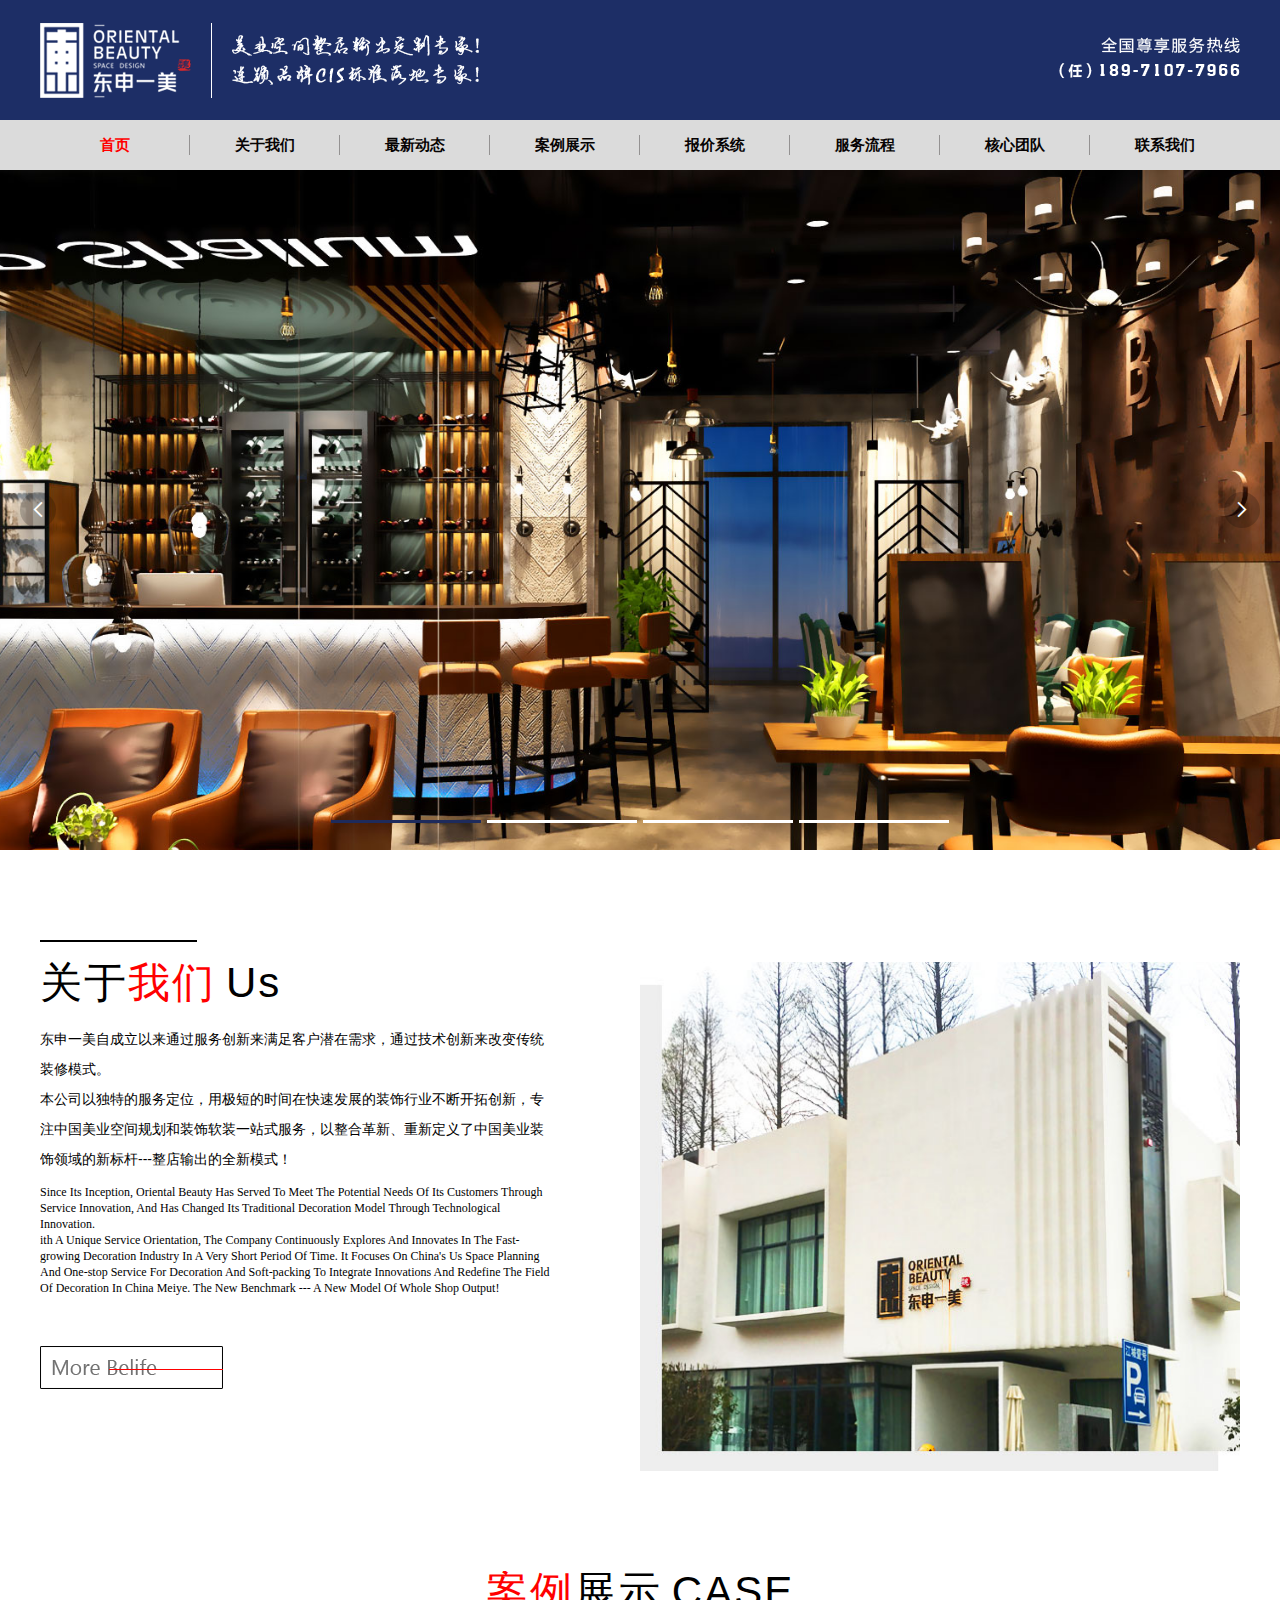
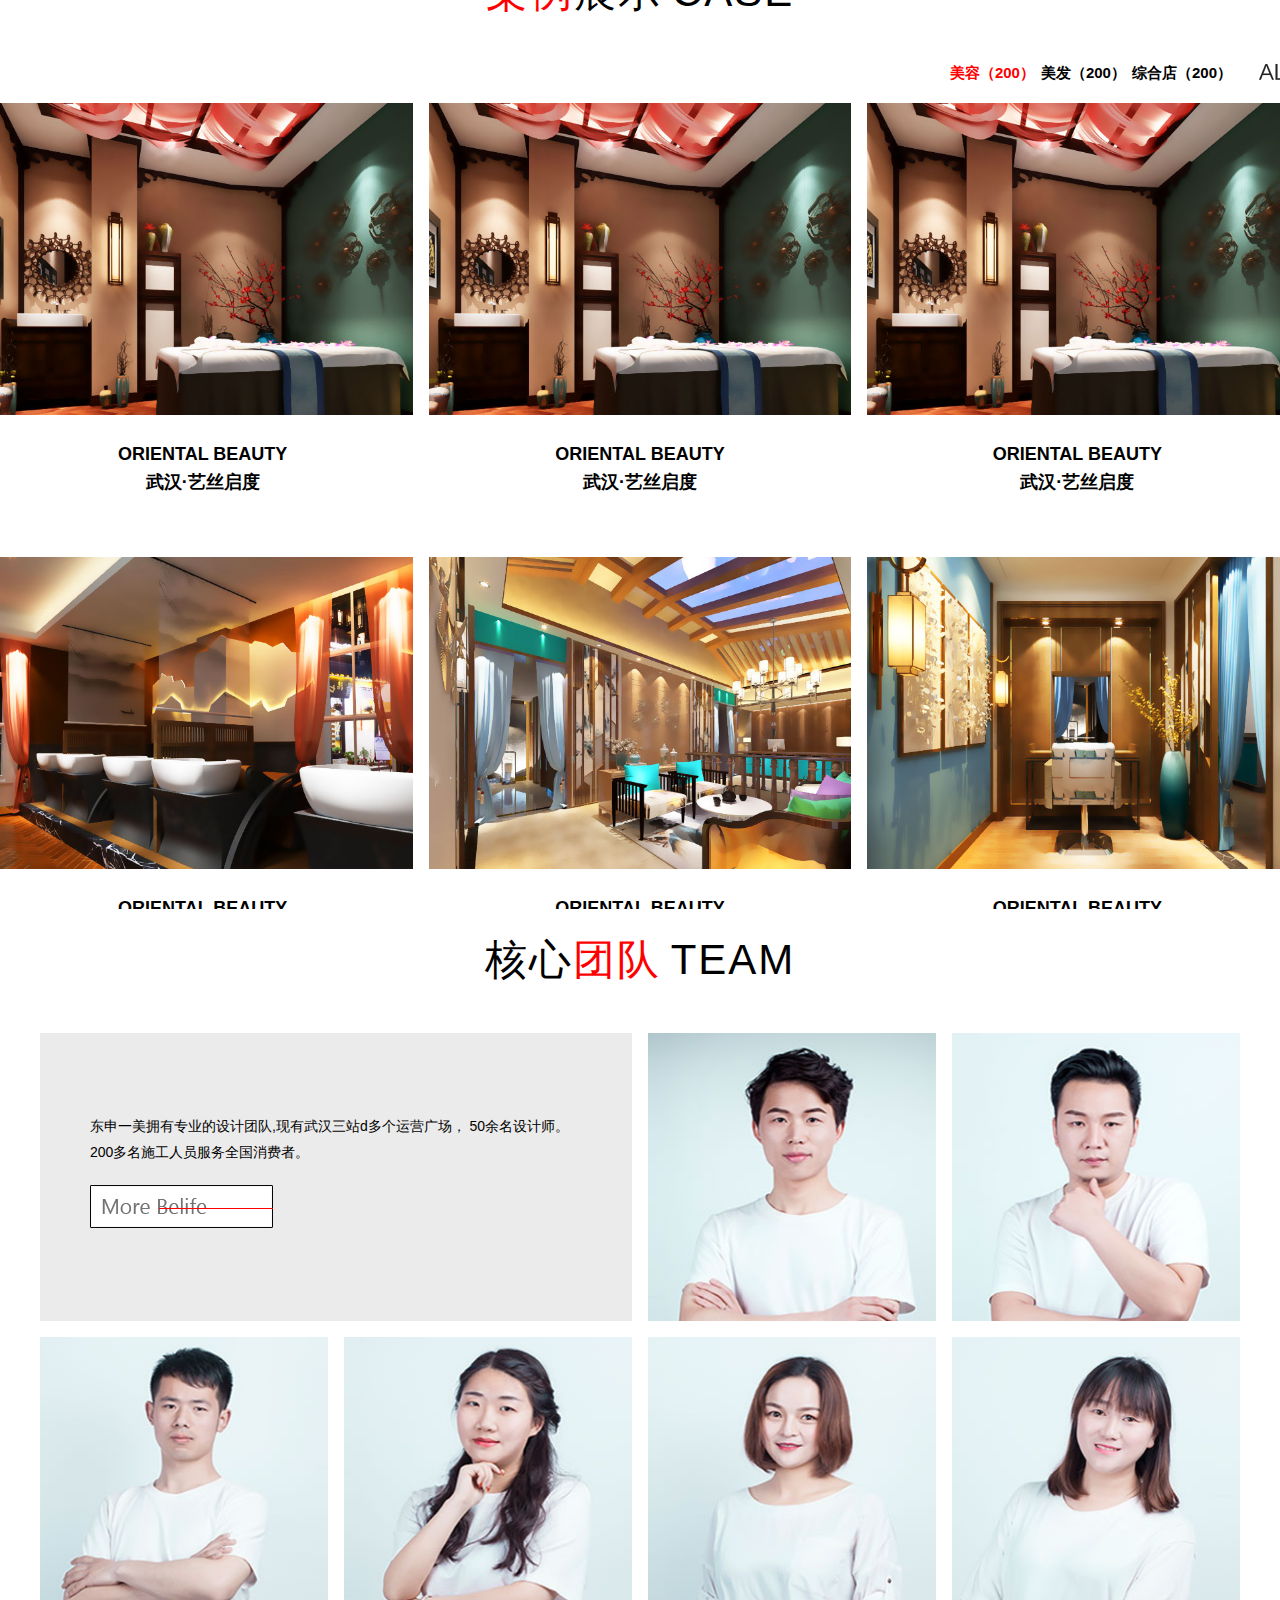
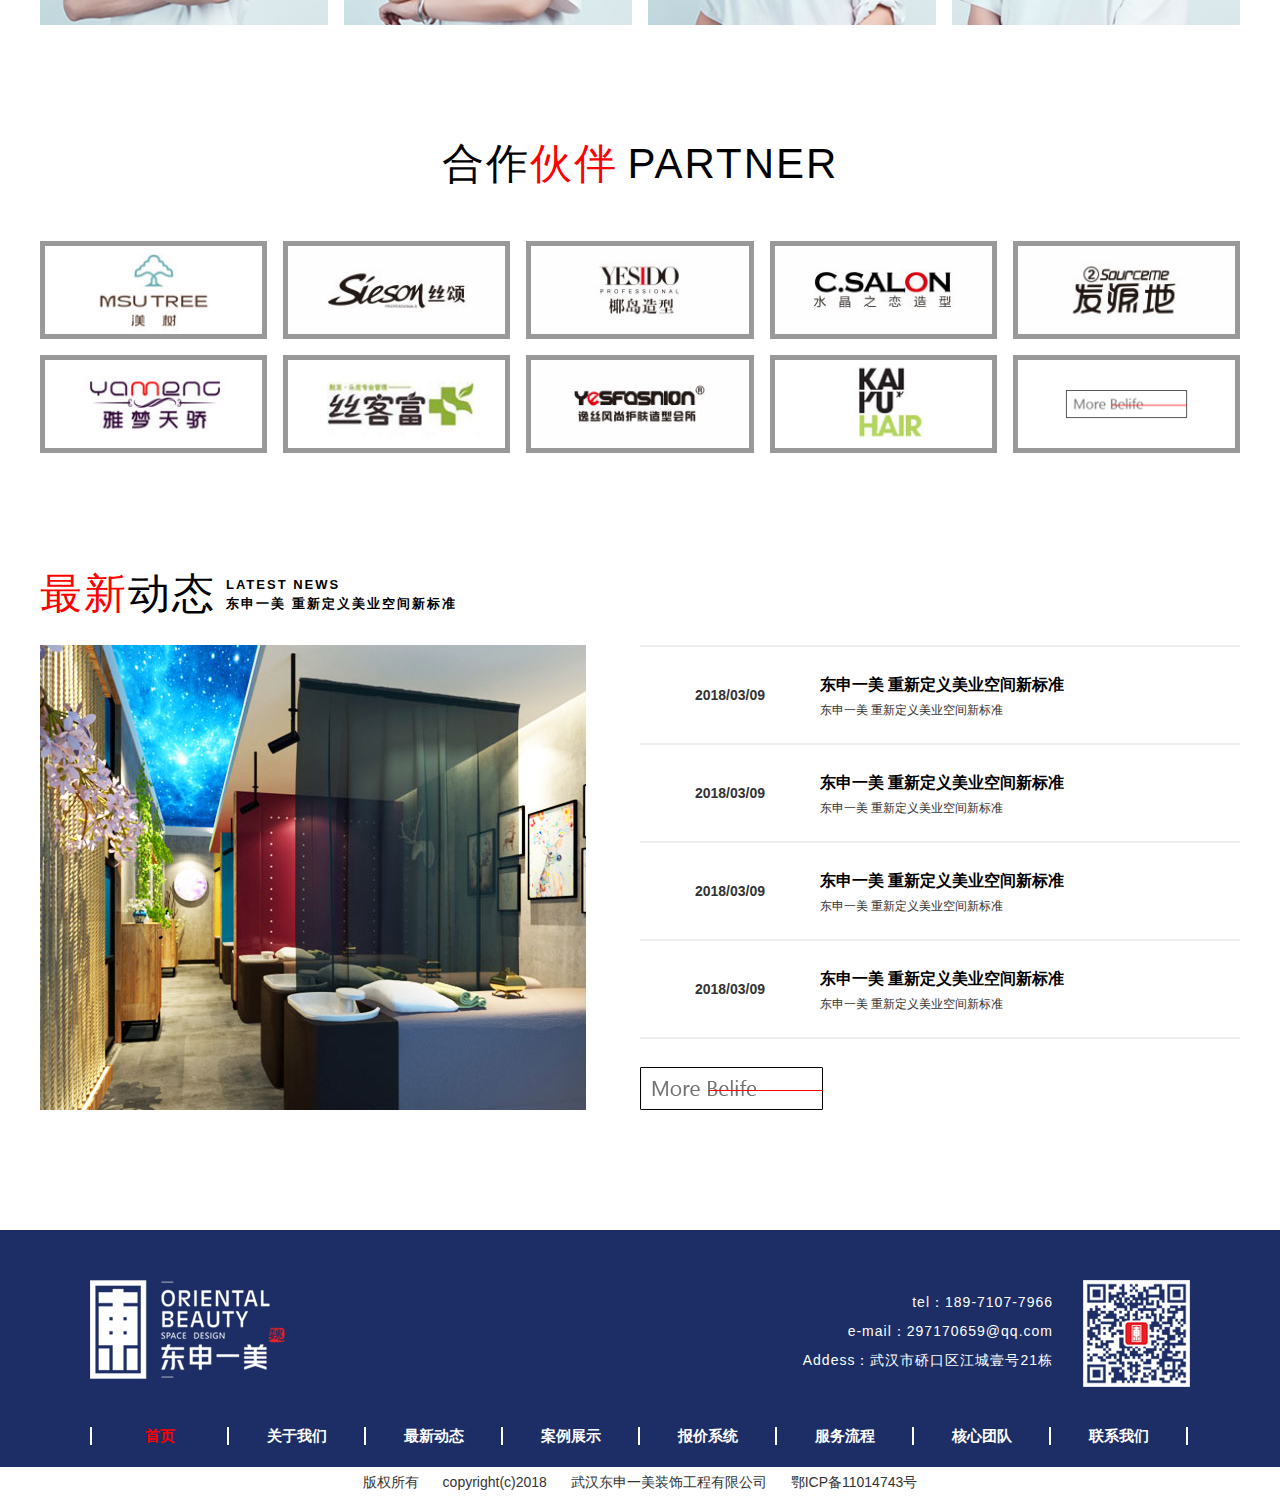
<file: index.html>
<!DOCTYPE html>
<html lang="en">

<head>
    <meta charset="UTF-8">
    <meta name="viewport" content="width=device-width, initial-scale=1, maximum-scale=1, user-scalable=no">
    <meta http-equiv="X-UA-Compatible" content="ie=edge">
    <meta name="format-detection" content="telephone=no" />
    <meta name="format-detection" content="email=no" />
    <title>东申一美</title>
    <meta name="description" content="东申一美">
    <meta name="keywords" content="东申一美">
    <meta name="author" content="qz">

    <link href="./image/icon.png" rel="icon" type="image/x-icon">
    <link href="./css/normalize.css" rel="stylesheet" />
    <link href="./css/hover.min.css" rel="stylesheet" />
    <link href="./css/animate.css" rel="stylesheet" />
    <link href="./js/layui/css/layui.css" rel="stylesheet">
    <link href="./css/common.css" rel="stylesheet" />
    <link href="./css/index.css" rel="stylesheet" />
</head>

<body>
    <div class="layout-header">
        <div class="header-top cl">
            <div class="header-logo">
                <img src="./image/logo.png" alt="">
            </div>
            <div class="header-slogan">
                <img src="./image/topkouhao.png" alt="">
            </div>
            <div class="header-tel">
                <img src="./image/toptel.png" alt="">
            </div>
        </div>
        <div class="header-nav">
            <ul class="navbox">
                <a href="./index.html" target="_self">
                    <li class="navitem navselected">首页</li>
                </a>
                <a href="./aboutus.html" target="_self">
                    <li class="navitem">关于我们</li>
                </a>
                <a href="./news.html" target="_self">
                    <li class="navitem">最新动态</li>
                </a>
                <a href="./case.html" target="_self">
                    <li class="navitem">案例展示</li>
                </a>
                <a href="./price.html" target="_self">
                    <li class="navitem">报价系统</li>
                </a>
                <a href="./services.html" target="_self">
                    <li class="navitem">服务流程</li>
                </a>
                <a href="./team.html" target="_self">
                    <li class="navitem">核心团队</li>
                </a>
                <a href="./contactus.html" target="_self">
                    <li class="navitem">联系我们</li>
                </a>
            </ul>
        </div>
    </div>
    <div class="layui-carousel" id="layui-carousel">
        <div carousel-item>
            <div class="item" style="background-image:url('./image/banner-index.jpg')">
            </div>
            <div class="item" style="background-image:url('./image/banner-aboutus.jpg')">
            </div>
            <div class="item" style="background-image:url('./image/banner-news.jpg')">
            </div>
            <div class="item" style="background-image:url('./image/banner-case.jpg')">
            </div>
        </div>
    </div>
    <div class="layout-content aboutus-panel cl">
        <div class="title-line"></div>
        <div class="aboutus-col-left">
            <div class="panel-title aboutus-title">
                <span>关于</span>
                <span class="font-red pr-10">我们</span>
                <span>Us</span>
            </div>
            <p class="text-ch mt-20">东申一美自成立以来通过服务创新来满足客户潜在需求，通过技术创新来改变传统装修模式。</p>
            <p class="text-ch">本公司以独特的服务定位，用极短的时间在快速发展的装饰行业不断开拓创新，专注中国美业空间规划和装饰软装一站式服务，以整合革新、重新定义了中国美业装饰领域的新标杆---整店输出的全新模式！</p>

            <p class="text-en mt-10">Since Its Inception, Oriental Beauty Has Served To Meet The Potential Needs Of Its Customers Through Service
                Innovation, And Has Changed Its Traditional Decoration Model Through Technological Innovation.
            </p>
            <p class="text-en">ith A Unique Service Orientation, The Company Continuously Explores And Innovates In The Fast-growing Decoration
                Industry In A Very Short Period Of Time. It Focuses On China's Us Space Planning And One-stop Service For
                Decoration And Soft-packing To Integrate Innovations And Redefine The Field Of Decoration In China Meiye.
                The New Benchmark --- A New Model Of Whole Shop Output!</p>

            <a href="./aboutus.html" target="_self">
                <div style="margin-top: 50px" class="moreflag"></div>
            </a>
        </div>
        <div class="aboutus-col-right">
            <img src="./image/aboutus.jpg" alt="">
        </div>
    </div>
    <div class="layout-content case-panel cl">
        <div class="panel-title text-c" style="margin-bottom: 50px;">
            <span class="font-red">案例</span>
            <span class="pr-10">展示</span>
            <span>CASE</span>
        </div>
        <div class="allcase-box">
            <a href="./case.html" target="_self">
                <span class="allcase"></span>
            </a>
        </div>
        <div class="layui-carousel aspectration" id="case-carousel" data-ratio="1912:1205" lay-filter="case-carousel">
            <div carousel-item>
                <div>
                    <div class="case-boxlist cl">
                        <div class="case-item">
                            <div class="aspectration" data-ratio="634:470">
                                <img class="case-img" src="./image/hcase1.jpg" alt="">
                            </div>
                            <div class="caseitem-text">
                                <p>ORIENTAL BEAUTY</p>
                                <p class="mt-10">武汉·艺丝启度</p>
                            </div>
                        </div>
                        <div class="case-item">
                            <div class="aspectration" data-ratio="634:470">
                                <img class="case-img" src="./image/hcase1.jpg" alt="">
                            </div>
                            <div class="caseitem-text">
                                <p>ORIENTAL BEAUTY</p>
                                <p class="mt-10">武汉·艺丝启度</p>
                            </div>
                        </div>
                        <div class="case-item">
                            <div class="aspectration" data-ratio="634:470">
                                <img class="case-img" src="./image/hcase1.jpg" alt="">
                            </div>
                            <div class="caseitem-text">
                                <p>ORIENTAL BEAUTY</p>
                                <p class="mt-10">武汉·艺丝启度</p>
                            </div>
                        </div>
                        <div class="case-item">
                            <div class="aspectration" data-ratio="634:470">
                                <img class="case-img" src="./image/hcase4.jpg" alt="">
                            </div>
                            <div class="caseitem-text">
                                <p>ORIENTAL BEAUTY</p>
                                <p class="mt-10">武汉·艺丝启度</p>
                            </div>
                        </div>
                        <div class="case-item">
                            <div class="aspectration" data-ratio="634:470">
                                <img class="case-img" src="./image/hcase5.jpg" alt="">
                            </div>
                            <div class="caseitem-text">
                                <p>ORIENTAL BEAUTY</p>
                                <p class="mt-10">武汉·艺丝启度</p>
                            </div>
                        </div>
                        <div class="case-item">
                            <div class="aspectration" data-ratio="634:470">
                                <img class="case-img" src="./image/hcase6.jpg" alt="">
                            </div>
                            <div class="caseitem-text">
                                <p>ORIENTAL BEAUTY</p>
                                <p class="mt-10">武汉·艺丝启度</p>
                            </div>
                        </div>
                    </div>
                </div>
                <div>
                    <div class="case-boxlist cl">
                        <div class="case-item">
                            <div class="aspectration" data-ratio="634:470">
                                <img class="case-img" src="./image/hcase2.jpg" alt="">
                            </div>
                            <div class="caseitem-text">
                                <p>ORIENTAL BEAUTY</p>
                                <p class="mt-10">武汉·艺丝启度</p>
                            </div>
                        </div>
                        <div class="case-item">
                            <div class="aspectration" data-ratio="634:470">
                                <img class="case-img" src="./image/hcase2.jpg" alt="">
                            </div>
                            <div class="caseitem-text">
                                <p>ORIENTAL BEAUTY</p>
                                <p class="mt-10">武汉·艺丝启度</p>
                            </div>
                        </div>
                        <div class="case-item">
                            <div class="aspectration" data-ratio="634:470">
                                <img class="case-img" src="./image/hcase2.jpg" alt="">
                            </div>
                            <div class="caseitem-text">
                                <p>ORIENTAL BEAUTY</p>
                                <p class="mt-10">武汉·艺丝启度</p>
                            </div>
                        </div>
                        <div class="case-item">
                            <div class="aspectration" data-ratio="634:470">
                                <img class="case-img" src="./image/hcase4.jpg" alt="">
                            </div>
                            <div class="caseitem-text">
                                <p>ORIENTAL BEAUTY</p>
                                <p class="mt-10">武汉·艺丝启度</p>
                            </div>
                        </div>
                        <div class="case-item">
                            <div class="aspectration" data-ratio="634:470">
                                <img class="case-img" src="./image/hcase5.jpg" alt="">
                            </div>
                            <div class="caseitem-text">
                                <p>ORIENTAL BEAUTY</p>
                                <p class="mt-10">武汉·艺丝启度</p>
                            </div>
                        </div>
                        <div class="case-item">
                            <div class="aspectration" data-ratio="634:470">
                                <img class="case-img" src="./image/hcase6.jpg" alt="">
                            </div>
                            <div class="caseitem-text">
                                <p>ORIENTAL BEAUTY</p>
                                <p class="mt-10">武汉·艺丝启度</p>
                            </div>
                        </div>
                    </div>
                </div>
                <div>
                    <div class="case-boxlist cl">
                        <div class="case-item">
                            <div class="aspectration" data-ratio="634:470">
                                <img class="case-img" src="./image/hcase3.jpg" alt="">
                            </div>
                            <div class="caseitem-text">
                                <p>ORIENTAL BEAUTY</p>
                                <p class="mt-10">武汉·艺丝启度</p>
                            </div>
                        </div>
                        <div class="case-item">
                            <div class="aspectration" data-ratio="634:470">
                                <img class="case-img" src="./image/hcase3.jpg" alt="">
                            </div>
                            <div class="caseitem-text">
                                <p>ORIENTAL BEAUTY</p>
                                <p class="mt-10">武汉·艺丝启度</p>
                            </div>
                        </div>
                        <div class="case-item">
                            <div class="aspectration" data-ratio="634:470">
                                <img class="case-img" src="./image/hcase3.jpg" alt="">
                            </div>
                            <div class="caseitem-text">
                                <p>ORIENTAL BEAUTY</p>
                                <p class="mt-10">武汉·艺丝启度</p>
                            </div>
                        </div>
                        <div class="case-item">
                            <div class="aspectration" data-ratio="634:470">
                                <img class="case-img" src="./image/hcase4.jpg" alt="">
                            </div>
                            <div class="caseitem-text">
                                <p>ORIENTAL BEAUTY</p>
                                <p class="mt-10">武汉·艺丝启度</p>
                            </div>
                        </div>
                        <div class="case-item">
                            <div class="aspectration" data-ratio="634:470">
                                <img class="case-img" src="./image/hcase5.jpg" alt="">
                            </div>
                            <div class="caseitem-text">
                                <p>ORIENTAL BEAUTY</p>
                                <p class="mt-10">武汉·艺丝启度</p>
                            </div>
                        </div>
                        <div class="case-item">
                            <div class="aspectration" data-ratio="634:470">
                                <img class="case-img" src="./image/hcase6.jpg" alt="">
                            </div>
                            <div class="caseitem-text">
                                <p>ORIENTAL BEAUTY</p>
                                <p class="mt-10">武汉·艺丝启度</p>
                            </div>
                        </div>
                    </div>
                </div>
            </div>
        </div>
    </div>

    <div class="layout-content team-panel cl">
        <div class="panel-title team-title text-c">
            <span>核心</span>
            <span class="font-red pr-10">团队</span>
            <span>TEAM</span>
        </div>
        <div class="team-boxlist cl">
            <div class="team-top">
                <p>东申一美拥有专业的设计团队,现有武汉三站d多个运营广场， 50余名设计师。200多名施工人员服务全国消费者。</p>
                <a href="./team.html" target="_self">
                    <div class="moreflag teammore"></div>
                </a>
            </div>
            <div class="team-item">
                <div class="team-img-box">
                    <img class="team-img" src="./image/huser1.jpg" alt="">
                </div>
                <div class="team-img-content" style="display:none;">
                    <a href="#" class="jump-team" target="_self">
                        <p class="team-name">ANDY</p>
                        <p class="team-job">效果图设计师</p>
                        <p class="team-year">从事室内设计8年</p>
                    </a>
                </div>
            </div>
            <div class="team-item">
                <div class="team-img-box">
                    <img class="team-img" src="./image/huser2.jpg" alt="">
                </div>
                <div class="team-img-content" style="display:none;">
                    <a href="#" class="jump-team" target="_self">
                        <p class="team-name">ANDY</p>
                        <p class="team-job">效果图设计师</p>
                        <p class="team-year">从事室内设计8年</p>
                    </a>
                </div>
            </div>
            <div class="team-item">
                <div class="team-img-box">
                    <img class="team-img" src="./image/huser3.jpg" alt="">
                </div>
                <div class="team-img-content" style="display:none;">
                    <a href="#" class="jump-team" target="_self">
                        <p class="team-name">ANDY</p>
                        <p class="team-job">效果图设计师</p>
                        <p class="team-year">从事室内设计8年</p>
                    </a>
                </div>
            </div>
            <div class="team-item">
                <div class="team-img-box">
                    <img class="team-img" src="./image/huser4.jpg" alt="">
                </div>
                <div class="team-img-content" style="display:none;">
                    <a href="#" class="jump-team" target="_self">
                        <p class="team-name">ANDY</p>
                        <p class="team-job">效果图设计师</p>
                        <p class="team-year">从事室内设计8年</p>
                    </a>
                </div>
            </div>
            <div class="team-item">
                <div class="team-img-box">
                    <img class="team-img" src="./image/huser5.jpg" alt="">
                </div>
                <div class="team-img-content" style="display:none;">
                    <a href="#" class="jump-team" target="_self">
                        <p class="team-name">ANDY</p>
                        <p class="team-job">效果图设计师</p>
                        <p class="team-year">从事室内设计8年</p>
                    </a>
                </div>
            </div>
            <div class="team-item">
                <div class="team-img-box">
                    <img class="team-img" src="./image/huser6.jpg" alt="">
                </div>
                <div class="team-img-content" style="display:none;">
                    <a href="#" class="jump-team" target="_self">
                        <p class="team-name">ANDY</p>
                        <p class="team-job">效果图设计师</p>
                        <p class="team-year">从事室内设计8年</p>
                    </a>
                </div>
            </div>
        </div>
    </div>
    <div class="layout-content partner-panel">
        <div class="panel-title partner-title text-c">
            <span>合作</span>
            <span class="font-red pr-10">伙伴</span>
            <span>PARTNER</span>
        </div>
        <div class="partner-boxlist cl">
            <div class="partner-item">
                <div class="partner-box">
                    <img class="partner-img" src="./image/huoban1.jpg" alt="">
                </div>
            </div>
            <div class="partner-item">
                <div class="partner-box">
                    <img class="partner-img" src="./image/huoban2.jpg" alt="">
                </div>
            </div>
            <div class="partner-item">
                <div class="partner-box">
                    <img class="partner-img" src="./image/huoban3.jpg" alt="">
                </div>
            </div>
            <div class="partner-item">
                <div class="partner-box">
                    <img class="partner-img" src="./image/huoban4.jpg" alt="">
                </div>
            </div>
            <div class="partner-item">
                <div class="partner-box">
                    <img class="partner-img" src="./image/huoban5.jpg" alt="">
                </div>
            </div>
            <div class="partner-item">
                <div class="partner-box">
                    <img class="partner-img" src="./image/huoban6.jpg" alt="">
                </div>
            </div>
            <div class="partner-item">
                <div class="partner-box">
                    <img class="partner-img" src="./image/huoban7.jpg" alt="">
                </div>
            </div>
            <div class="partner-item">
                <div class="partner-box">
                    <img class="partner-img" src="./image/huoban8.jpg" alt="">
                </div>
            </div>
            <div class="partner-item">
                <div class="partner-box">
                    <img class="partner-img" src="./image/huoban9.jpg" alt="">
                </div>
            </div>
            <div class="partner-item">
                <div class="partner-box">
                    <a href="./partner.html" target="_self">
                        <img class="partner-img" src="./image/huobanmore.png" alt="">
                    </a>
                </div>
            </div>

        </div>
    </div>
    <div class="layout-content news-panel cl">
        <div class="panel-title news-title">
            <span class="font-red">最新</span>
            <span class="pr-10">动态</span>
            <span class="new-subtitle">
                <p>LATEST NEWS</p>
                <P>东申一美 重新定义美业空间新标准</P>
            </span>
        </div>
        <div class="new-col-left">
            <img class="is-active" src="./image/hnews.jpg" alt="">
            <img src="./image/newslist1.jpg" alt="">
            <img src="./image/newslist2.jpg" alt="">
            <img src="./image/newslist3.jpg" alt="">
        </div>
        <div class="new-col-right">
            <div>
                <div class="news-item">
                    <div class="newx-box">
                        <div class="news-time">2018/03/09</div>
                        <div class="news-content">
                            <div class="news-contitle">东申一美 重新定义美业空间新标准</div>
                            <div class="news-text">东申一美 重新定义美业空间新标准</div>
                        </div>
                    </div>
                </div>
                <div class="news-item">
                    <div class="newx-box">
                        <div class="news-time">2018/03/09</div>
                        <div class="news-content">
                            <div class="news-contitle">东申一美 重新定义美业空间新标准</div>
                            <div class="news-text">东申一美 重新定义美业空间新标准</div>
                        </div>
                    </div>
                </div>
                <div class="news-item">
                    <div class="newx-box">
                        <div class="news-time">2018/03/09</div>
                        <div class="news-content">
                            <div class="news-contitle">东申一美 重新定义美业空间新标准</div>
                            <div class="news-text">东申一美 重新定义美业空间新标准</div>
                        </div>
                    </div>
                </div>
                <div class="news-item">
                    <div class="newx-box">
                        <div class="news-time">2018/03/09</div>
                        <div class="news-content">
                            <div class="news-contitle">东申一美 重新定义美业空间新标准</div>
                            <div class="news-text">东申一美 重新定义美业空间新标准</div>
                        </div>
                    </div>
                </div>
            </div>
            <a href="./news.html" target="_self">
                <div style="margin-top: 28px" class="moreflag"></div>
            </a>
        </div>
    </div>

    <div class="layout-footer">
        <div class="footer-content cl">
            <div class="footer-logo">
                <img src="./image/logo-footer.png" alt="">
            </div>
            <div class="footer-address">
                <div class="footer-qrcode">
                    <img src="./image/QRcode.png" alt="">
                </div>
                <div class="address-text">
                    <p>tel：189-7107-7966</p>
                    <p>e-mail：297170659@qq.com</p>
                    <p>Addess：武汉市硚口区江城壹号21栋</p>
                </div>
            </div>
        </div>
        <div class="footer-nav">
            <ul class="navbox">
                <a href="./index.html" target="_self">
                    <li class="navitem navselected">首页</li>
                </a>
                <a href="./aboutus.html" target="_self">
                    <li class="navitem">关于我们</li>
                </a>
                <a href="./news.html" target="_self">
                    <li class="navitem">最新动态</li>
                </a>
                <a href="./case.html" target="_self">
                    <li class="navitem">案例展示</li>
                </a>
                <a href="./price.html" target="_self">
                    <li class="navitem">报价系统</li>
                </a>
                <a href="./services.html" target="_self">
                    <li class="navitem">服务流程</li>
                </a>
                <a href="./team.html" target="_self">
                    <li class="navitem">核心团队</li>
                </a>
                <a href="./contactus.html" target="_self">
                    <li class="navitem">联系我们</li>
                </a>
            </ul>
        </div>
        <div class=" footer-copy ">
            版权所有
            <span class="pl-20 "></span>copyright(c)2018
            <span class="pl-20 "></span>武汉东申一美装饰工程有限公司
            <span class="pl-20 "></span>鄂ICP备11014743号
        </div>
    </div>
    <script src="./js/jquery-2.1.4.min.js "></script>
    <script src="./js/layui/layui.js "></script>
    <script src="./js/jquery.blockUI.min.js "></script>
    <script>
        var insData = {};
        $(function () {
            // 轮播
            layui.use('carousel', function () {
                var carousel = layui.carousel;
                //banner轮播实例
                carousel.render({
                    elem: '#layui-carousel',
                    width: '100%', //设置容器宽度
                    height: '680px', //设置容器高度
                    arrow: 'always', //始终显示箭头
                    autoplay: true, //自动播放
                    interval: 3000, //切换间隔
                    indicator: 'inside' //指示器位置
                });


                // case轮播实例
                insData.ins = carousel.render({
                    elem: '#case-carousel',
                    width: '100%', //设置容器宽度
                    height: 'auto', //设置容器高度
                    arrow: 'none', //始终显示箭头
                    autoplay: true, //自动播放
                    interval: 3000, //切换间隔
                    indicator: 'outside' //指示器位置
                });
                // 插入案例轮播指示器
                setTimeout(function () {
                    $('#case-carousel .layui-carousel-ind ul li').eq(0).html('美容（200）')
                    $('#case-carousel .layui-carousel-ind ul li').eq(1).html('美发（200）')
                    $('#case-carousel .layui-carousel-ind ul li').eq(2).html('综合店（200）')
                }, 300)
            });

            // 全局设置遮罩背景
            $.blockUI.defaults.overlayCSS = {
                backgroundColor: '#000',
                opacity: 0.6,
                cursor: 'default'
            }

            // 团队hover遮罩
            var teambox = null;
            $('.team-img-box').hover(function () {
                // 处理鼠标移动频率过快
                if (teambox) {
                    $(teambox).unblock();
                }
                teambox = $(this);
                $(this).block({
                    message: $(this).parent().find(".team-img-content"),
                    css: {
                        border: '4px solid rgba(255, 255, 255,0.6)',
                        backgroundColor: 'transparent',
                        padding: '0',
                        cursor: 'pointer',
                        color: '#FFFFFF',
                        width: '190px',
                        height: '90px',
                        left: '41px'
                    }
                });
            }, function () {
                $(this).unblock();
            });

            // 动画
            $('#animatedadd').click(function () {
                $(".js-fadeInRight ").addClass("animated fadeInRight ");
                $(".js-fadeInUp ").addClass("animated fadeInUp ");
                $(".js-fadeInLeft ").addClass("animated fadeInLeft ");
            });
            // 监听滚动 添加动画class
            $(window).scroll(function (event) {
                var top = $(window).scrollTop();
                if (top > 20) {
                    $(".js-fadeInRight ").addClass("animated fadeInRight ");
                    $(".js-fadeInUp ").addClass("animated fadeInUp ");
                    $(".js-fadeInLeft ").addClass("animated fadeInLeft ");
                }
            });


            $('.case-img').on('click', function () {
                window.location.href = './casedetail.html'
            })


            // 最新动态循环对象
            var newsTimer = {
                item: $('.news-panel .news-item'),
                imgs: $('.news-panel .new-col-left img'),
                timer: null,
                idx: 0
            };
            // 定时function
            function newsInterval() {
                var index = newsTimer.item.filter('.is-active').index();
                if (index == -1) {
                    index = 0;
                    newsTimer.item.removeClass("is-active").eq(index).addClass("is-active");
                    newsTimer.imgs.removeClass("is-active").eq(index).addClass("is-active");
                } else {
                    newsTimer.item.eq(index).removeClass("is-active");
                    newsTimer.imgs.eq(index).removeClass("is-active");
                    index == 3 ? index = 0 : index++;
                    newsTimer.item.eq(index).addClass("is-active");
                    newsTimer.imgs.eq(index).addClass("is-active");
                }
                newsTimer.idx = index;
            }
            // 开始循环
            newsTimer.timer = setInterval(newsInterval, 2000)

            // 最新动态hover
            $('.news-item').hover(function () {
                newsTimer.item.removeClass("is-active");
                $(this).addClass("is-active");
                var index = newsTimer.item.filter('.is-active').index();
                newsTimer.imgs.removeClass("is-active").eq(index).addClass("is-active");
                newsTimer.idx = index;
                clearInterval(newsTimer.timer);
            }, function () {
                newsTimer.timer = setInterval(newsInterval, 2000)
            })
        })
    </script>
</body>

</html>
</file>
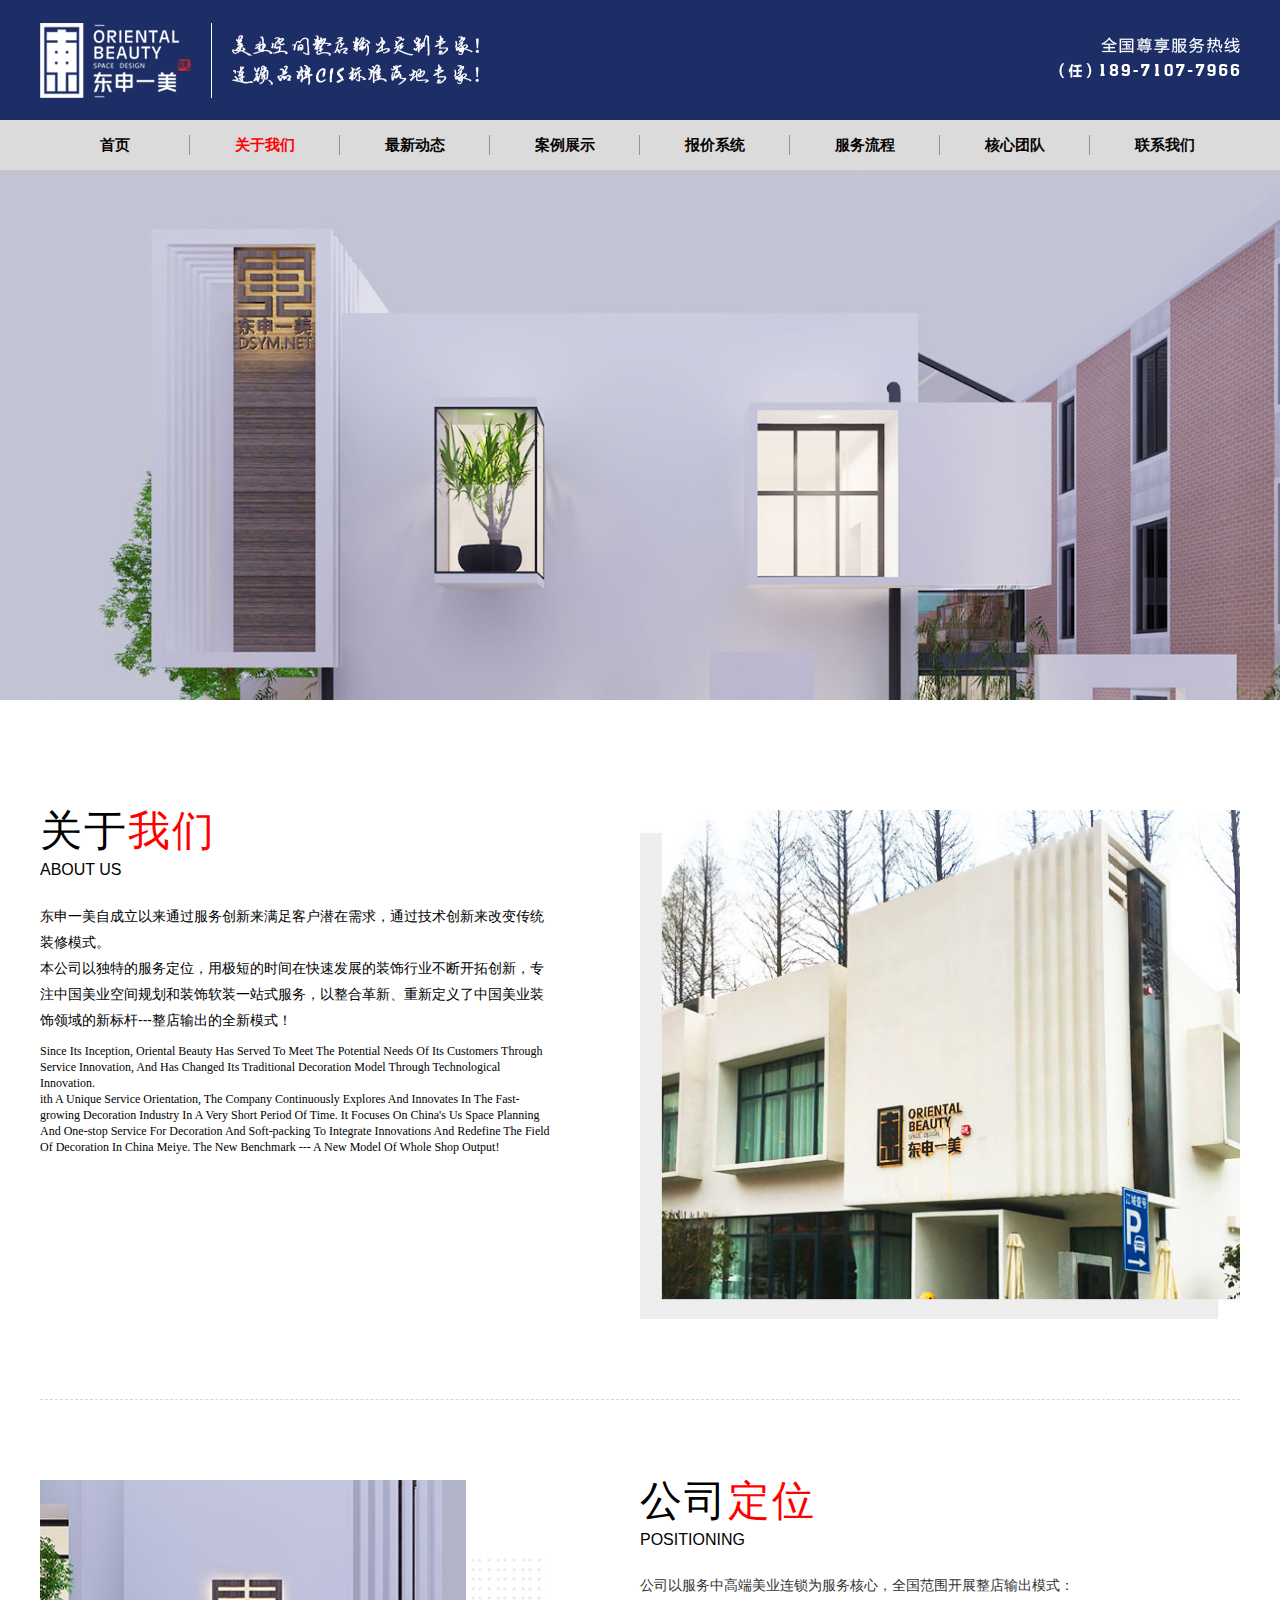
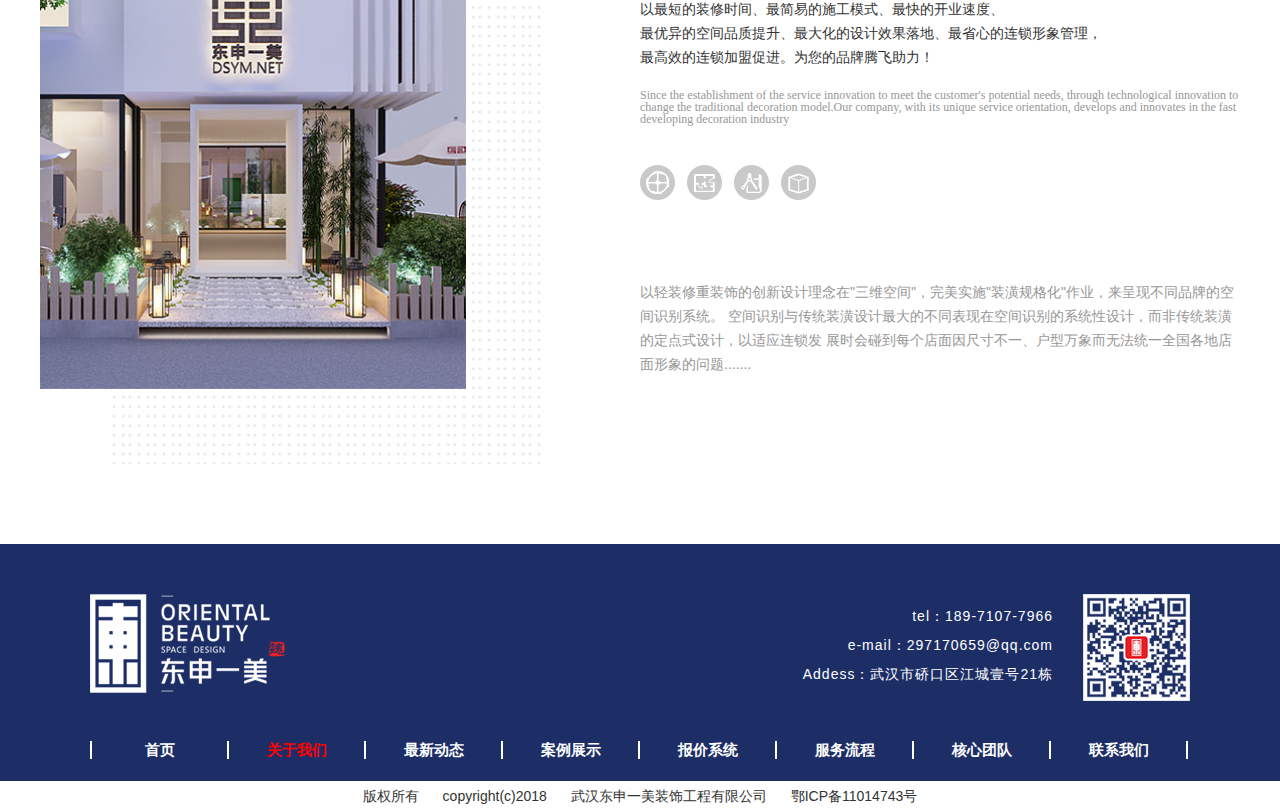
<file: aboutus.html>
<!DOCTYPE html>
<html lang="en">

<head>
    <meta charset="UTF-8">
    <meta name="viewport" content="width=device-width, initial-scale=1, maximum-scale=1, user-scalable=no">
    <meta http-equiv="X-UA-Compatible" content="ie=edge">
    <meta name="format-detection" content="telephone=no" />
    <meta name="format-detection" content="email=no" />
    <title>东申一美</title>
    <meta name="description" content="东申一美">
    <meta name="keywords" content="东申一美">
    <meta name="author" content="qz">

    <link href="./image/icon.png" rel="icon" type="image/x-icon">
    <link href="./css/normalize.css" rel="stylesheet" />
    <link href="./css/hover.min.css" rel="stylesheet" />
    <link href="./css/animate.css" rel="stylesheet" />
    <link href="./js/layui/css/layui.css" rel="stylesheet">
    <link href="./css/common.css" rel="stylesheet" />
    <link href="./css/aboutus.css" rel="stylesheet" />
</head>

<body>
    <div class="layout-header">
        <div class="header-top cl">
            <div class="header-logo">
                <img src="./image/logo.png" alt="">
            </div>
            <div class="header-slogan">
                <img src="./image/topkouhao.png" alt="">
            </div>
            <div class="header-tel">
                <img src="./image/toptel.png" alt="">
            </div>
        </div>
        <div class="header-nav">
            <ul class="navbox">
                <a href="./index.html" target="_self">
                    <li class="navitem">首页</li>
                </a>
                <a href="./aboutus.html" target="_self">
                    <li class="navitem navselected">关于我们</li>
                </a>
                <a href="./news.html" target="_self">
                    <li class="navitem">最新动态</li>
                </a>
                <a href="./case.html" target="_self">
                    <li class="navitem">案例展示</li>
                </a>
                <a href="./price.html" target="_self">
                    <li class="navitem">报价系统</li>
                </a>
                <a href="./services.html" target="_self">
                    <li class="navitem">服务流程</li>
                </a>
                <a href="./team.html" target="_self">
                    <li class="navitem">核心团队</li>
                </a>
                <a href="./contactus.html" target="_self">
                    <li class="navitem">联系我们</li>
                </a>
            </ul>
        </div>
    </div>
    <div class="banner-panel">
        <div style="background-image:url('./image/banner-aboutus.jpg')"></div>
    </div>
    <div class="layout-content aboutus-panel cl">
        <div class="aboutus-col-left">
            <div class="panel-title aboutus-title">
                <span>关于</span>
                <span class="font-red pr-10">我们</span>
            </div>
            <p class="about-subtitle">ABOUT US</p>
            <p class="text-ch mt-20">东申一美自成立以来通过服务创新来满足客户潜在需求，通过技术创新来改变传统装修模式。</p>
            <p class="text-ch">本公司以独特的服务定位，用极短的时间在快速发展的装饰行业不断开拓创新，专注中国美业空间规划和装饰软装一站式服务，以整合革新、重新定义了中国美业装饰领域的新标杆---整店输出的全新模式！</p>

            <p class="text-en mt-10">Since Its Inception, Oriental Beauty Has Served To Meet The Potential Needs Of Its Customers Through Service
                Innovation, And Has Changed Its Traditional Decoration Model Through Technological Innovation.
            </p>
            <p class="text-en">ith A Unique Service Orientation, The Company Continuously Explores And Innovates In The Fast-growing Decoration
                Industry In A Very Short Period Of Time. It Focuses On China's Us Space Planning And One-stop Service For
                Decoration And Soft-packing To Integrate Innovations And Redefine The Field Of Decoration In China Meiye.
                The New Benchmark --- A New Model Of Whole Shop Output!</p>
        </div>
        <div class="aboutus-col-right">
            <img src="./image/aboutus.jpg" alt="">
        </div>
    </div>

    <div class="layout-content position-panel cl">
        <div class="position-col-left">
            <div class="position-bg">
                <img src="./image/composition.jpg" alt="">
            </div>
        </div>
        <div class="position-col-right">
            <div class="panel-title position-title">
                <span>公司</span>
                <span class="font-red pr-10">定位</span>
            </div>
            <p class="about-subtitle">POSITIONING</p>
            <p class="text-ch mt-20">公司以服务中高端美业连锁为服务核心，全国范围开展整店输出模式：</p>
            <p class="text-ch">以最短的装修时间、最简易的施工模式、最快的开业速度、</p>
            <p class="text-ch">最优异的空间品质提升、最大化的设计效果落地、最省心的连锁形象管理，</p>
            <p class="text-ch">最高效的连锁加盟促进。为您的品牌腾飞助力！</p>
            <p class="text-en mt-20">Since the establishment of the service innovation to meet the customer's potential needs, through technological
                innovation to change the traditional decoration model.Our company, with its unique service orientation, develops
                and innovates in the fast developing decoration industry
            </p>
            <div class="posi-iconbox">
                <div class="posi-iconitem">
                    <img src="./image/kongjianzhan.png" alt="">
                    <img src="./image/huxing.png" alt="">
                    <img src="./image/mianji.png" alt="">
                    <img src="./image/kongjian.png" alt="">
                </div>
            </div>
            <p class="text-ch bot">
                以轻装修重装饰的创新设计理念在"三维空间"，完美实施"装潢规格化"作业，来呈现不同品牌的空间识别系统。 空间识别与传统装潢设计最大的不同表现在空间识别的系统性设计，而非传统装潢的定点式设计，以适应连锁发 展时会碰到每个店面因尺寸不一、户型万象而无法统一全国各地店面形象的问题.......
            </p>
        </div>
    </div>

    <div class="layout-footer">
        <div class="footer-content cl">
            <div class="footer-logo">
                <img src="./image/logo-footer.png" alt="">
            </div>
            <div class="footer-address">
                <div class="footer-qrcode">
                    <img src="./image/QRcode.png" alt="">
                </div>
                <div class="address-text">
                    <p>tel：189-7107-7966</p>
                    <p>e-mail：297170659@qq.com</p>
                    <p>Addess：武汉市硚口区江城壹号21栋</p>
                </div>
            </div>
        </div>
        <div class="footer-nav">
            <ul class="navbox">
                <a href="./index.html" target="_self">
                    <li class="navitem">首页</li>
                </a>
                <a href="./aboutus.html" target="_self">
                    <li class="navitem navselected">关于我们</li>
                </a>
                <a href="./news.html" target="_self">
                    <li class="navitem">最新动态</li>
                </a>
                <a href="./case.html" target="_self">
                    <li class="navitem">案例展示</li>
                </a>
                <a href="./price.html" target="_self">
                    <li class="navitem">报价系统</li>
                </a>
                <a href="./services.html" target="_self">
                    <li class="navitem">服务流程</li>
                </a>
                <a href="./team.html" target="_self">
                    <li class="navitem">核心团队</li>
                </a>
                <a href="./contactus.html" target="_self">
                    <li class="navitem">联系我们</li>
                </a>
            </ul>
        </div>
        <div class=" footer-copy ">
            版权所有
            <span class="pl-20 "></span>copyright(c)2018
            <span class="pl-20 "></span>武汉东申一美装饰工程有限公司
            <span class="pl-20 "></span>鄂ICP备11014743号
        </div>
    </div>
</body>

</html>
</file>
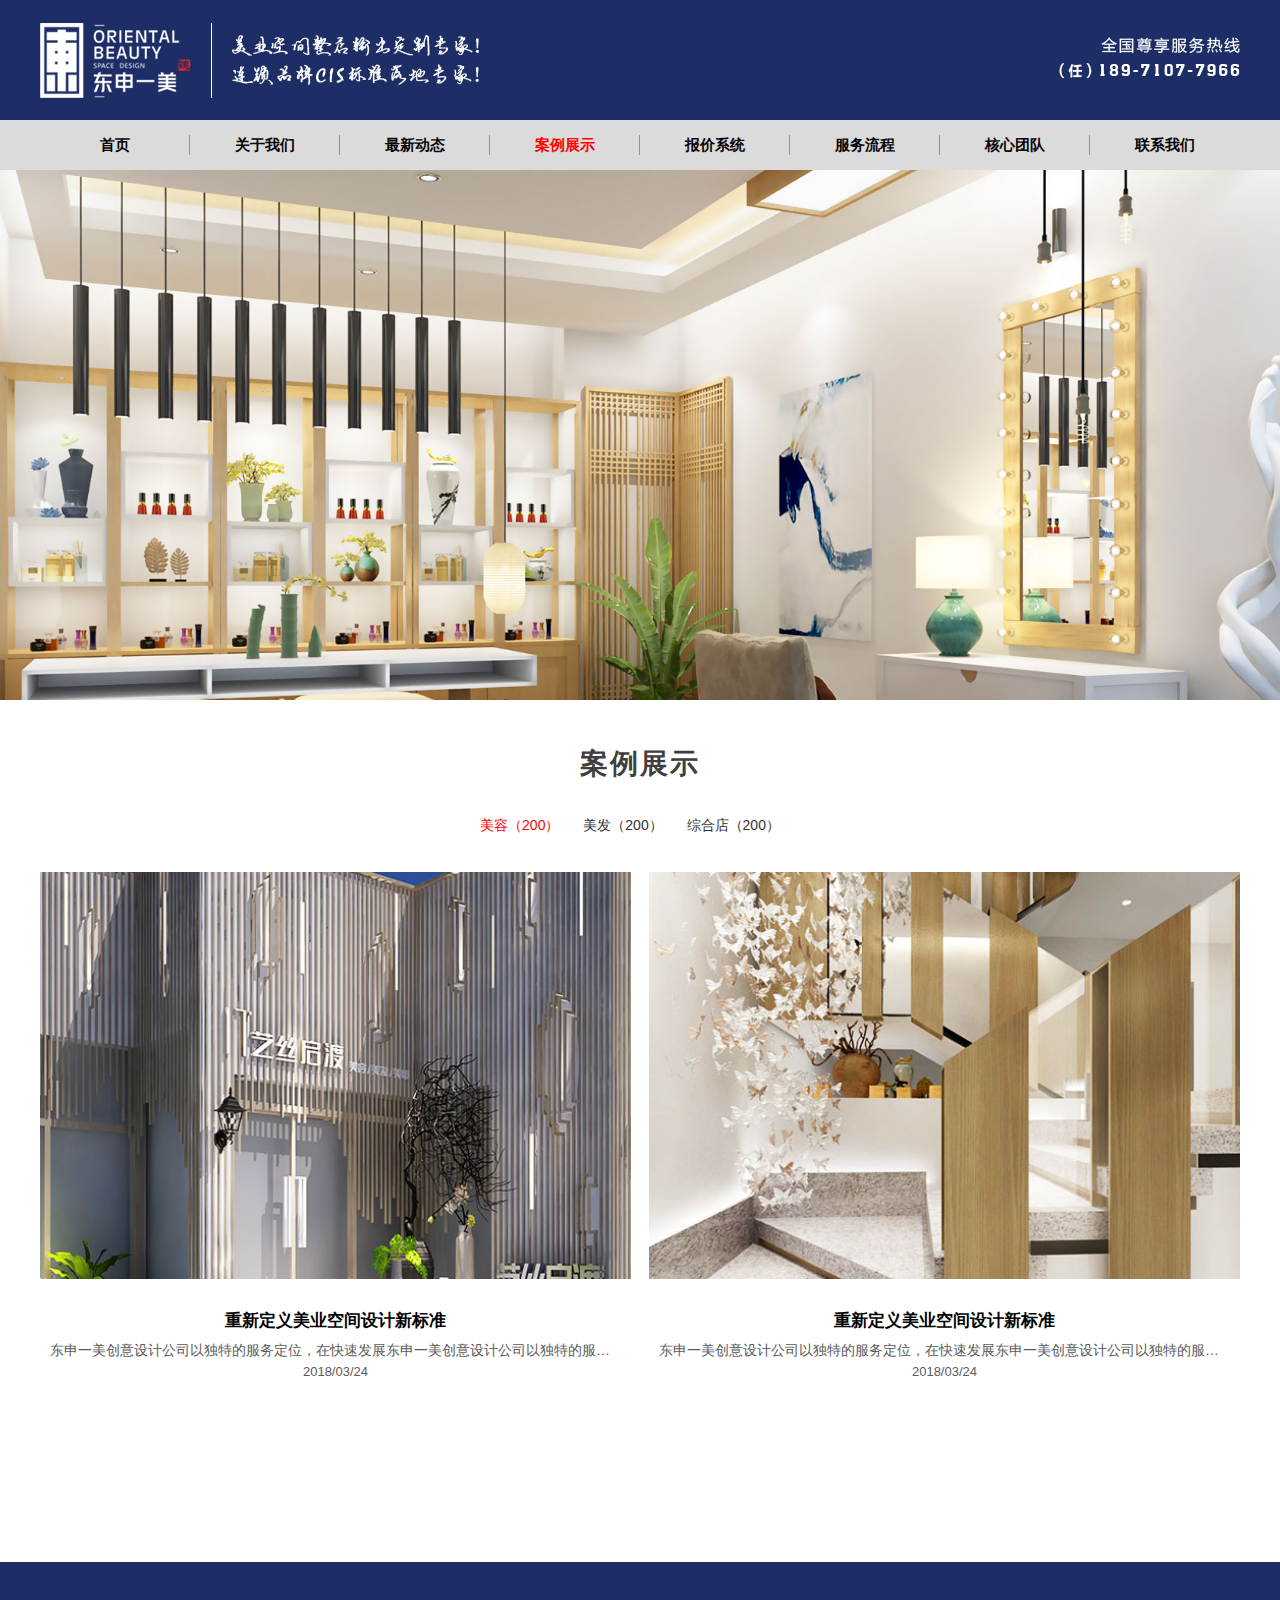
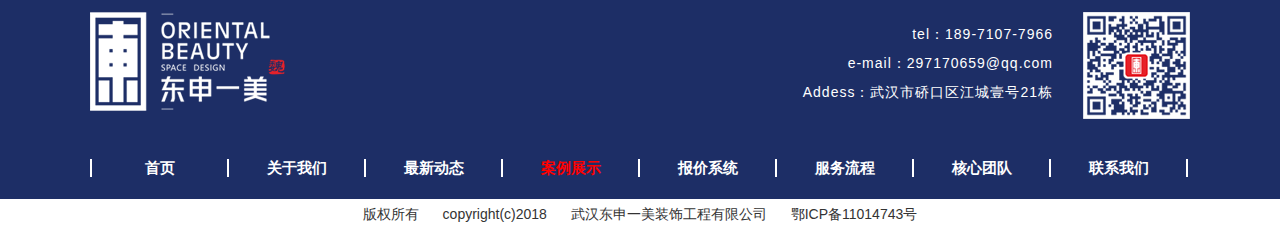
<file: case.html>
<!DOCTYPE html>
<html lang="en">

<head>
    <meta charset="UTF-8">
    <meta name="viewport" content="width=device-width, initial-scale=1, maximum-scale=1, user-scalable=no">
    <meta http-equiv="X-UA-Compatible" content="ie=edge">
    <meta name="format-detection" content="telephone=no" />
    <meta name="format-detection" content="email=no" />
    <title>东申一美</title>
    <meta name="description" content="东申一美">
    <meta name="keywords" content="东申一美">
    <meta name="author" content="qz">

    <link href="./image/icon.png" rel="icon" type="image/x-icon">
    <link href="./css/normalize.css" rel="stylesheet" />
    <link href="./css/hover.min.css" rel="stylesheet" />
    <link href="./css/animate.css" rel="stylesheet" />
    <link href="./js/layui/css/layui.css" rel="stylesheet">
    <link href="./css/common.css" rel="stylesheet" />
    <link href="./css/case.css" rel="stylesheet" />
</head>

<body>
    <div class="layout-header">
        <div class="header-top cl">
            <div class="header-logo">
                <img src="./image/logo.png" alt="">
            </div>
            <div class="header-slogan">
                <img src="./image/topkouhao.png" alt="">
            </div>
            <div class="header-tel">
                <img src="./image/toptel.png" alt="">
            </div>
        </div>
        <div class="header-nav">
            <ul class="navbox">
                <a href="./index.html" target="_self">
                    <li class="navitem">首页</li>
                </a>
                <a href="./aboutus.html" target="_self">
                    <li class="navitem">关于我们</li>
                </a>
                <a href="./news.html" target="_self">
                    <li class="navitem">最新动态</li>
                </a>
                <a href="./case.html" target="_self">
                    <li class="navitem navselected">案例展示</li>
                </a>
                <a href="./price.html" target="_self">
                    <li class="navitem">报价系统</li>
                </a>
                <a href="./services.html" target="_self">
                    <li class="navitem">服务流程</li>
                </a>
                <a href="./team.html" target="_self">
                    <li class="navitem">核心团队</li>
                </a>
                <a href="./contactus.html" target="_self">
                    <li class="navitem">联系我们</li>
                </a>
            </ul>
        </div>
    </div>
    <div class="banner-panel">
        <div style="background-image:url('./image/banner-news.jpg')"></div>
    </div>
    <div class="layout-content case-panel cl">
        <div class="model-title text-c">
            <span>案例展示</span>
        </div>
        <div class="casetype">
            <a href="./case.html">
                <span class="casetype-item case-selected">美容（200）</span>
            </a>
            <a href="./case.html">
                <span class="casetype-item">美发（200）</span>
            </a>
            <a href="./case.html">
                <span class="casetype-item">综合店（200）</span>
            </a>
        </div>
        <div class="layui-row layui-col-space18">
            <div class="layui-col-xs6 layui-col-sm6 layui-col-md6">
                <div class="case-item">
                    <a href="./casedetail.html">
                        <img class="case-img" src="./image/caselist1.jpg" alt="">
                    </a>
                    <div class="caseitem-text">
                        <p class="case-title">重新定义美业空间设计新标准</p>
                        <p class="case-text">东申一美创意设计公司以独特的服务定位，在快速发展东申一美创意设计公司以独特的服务定位，在快速发展</p>
                        <p class="case-time">2018/03/24</p>
                    </div>
                </div>
            </div>
            <div class="layui-col-xs6 layui-col-sm6 layui-col-md6">
                <div class="case-item">
                    <a href="./casedetail.html">
                        <img class="case-img" src="./image/caselist2.jpg" alt="">
                    </a>
                    <div class="caseitem-text">
                        <p class="case-title">重新定义美业空间设计新标准</p>
                        <p class="case-text">东申一美创意设计公司以独特的服务定位，在快速发展东申一美创意设计公司以独特的服务定位，在快速发展</p>
                        <p class="case-time">2018/03/24</p>
                    </div>
                </div>
            </div>

        </div>
        <div id="laypage">
            <div class="layui-box layui-laypage">
            </div>
        </div>
    </div>


    <div class="layout-footer">
        <div class="footer-content cl">
            <div class="footer-logo">
                <img src="./image/logo-footer.png" alt="">
            </div>
            <div class="footer-address">
                <div class="footer-qrcode">
                    <img src="./image/QRcode.png" alt="">
                </div>
                <div class="address-text">
                    <p>tel：189-7107-7966</p>
                    <p>e-mail：297170659@qq.com</p>
                    <p>Addess：武汉市硚口区江城壹号21栋</p>
                </div>
            </div>
        </div>
        <div class="footer-nav">
            <ul class="navbox">
                <a href="./index.html" target="_self">
                    <li class="navitem">首页</li>
                </a>
                <a href="./aboutus.html" target="_self">
                    <li class="navitem">关于我们</li>
                </a>
                <a href="./news.html" target="_self">
                    <li class="navitem">最新动态</li>
                </a>
                <a href="./case.html" target="_self">
                    <li class="navitem navselected">案例展示</li>
                </a>
                <a href="./price.html" target="_self">
                    <li class="navitem">报价系统</li>
                </a>
                <a href="./services.html" target="_self">
                    <li class="navitem">服务流程</li>
                </a>
                <a href="./team.html" target="_self">
                    <li class="navitem">核心团队</li>
                </a>
                <a href="./contactus.html" target="_self">
                    <li class="navitem">联系我们</li>
                </a>
            </ul>
        </div>
        <div class="footer-copy">
            版权所有
            <span class="pl-20"></span>copyright(c)2018
            <span class="pl-20"></span>武汉东申一美装饰工程有限公司
            <span class="pl-20"></span>鄂ICP备11014743号
        </div>
    </div>
</body>

</html>
</file>
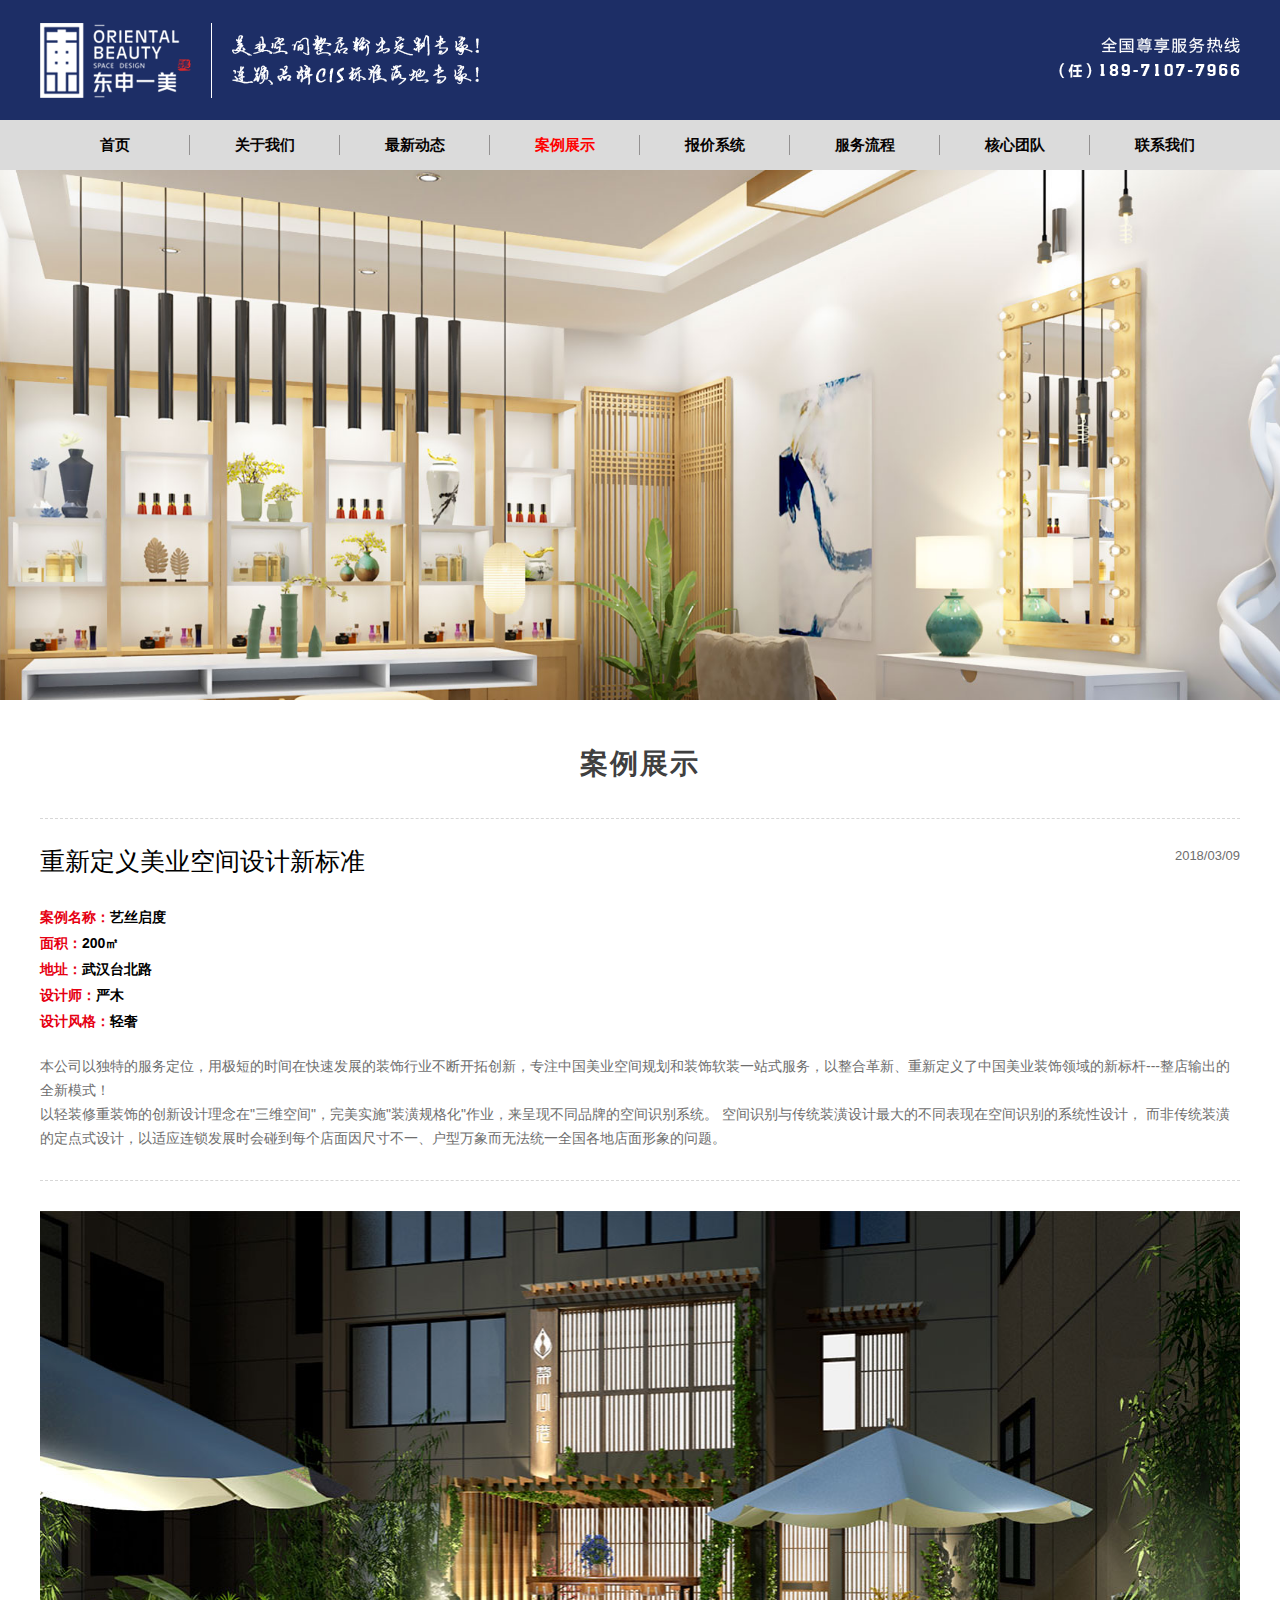
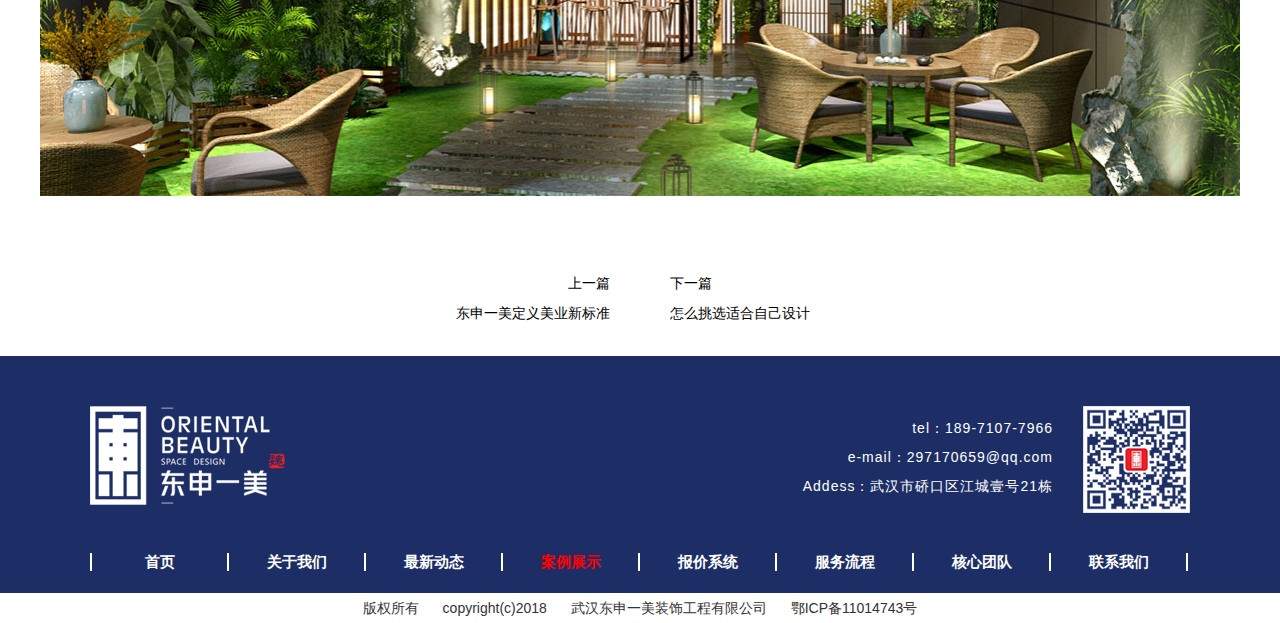
<file: casedetail.html>
<!DOCTYPE html>
<html lang="en">

<head>
    <meta charset="UTF-8">
    <meta name="viewport" content="width=device-width, initial-scale=1, maximum-scale=1, user-scalable=no">
    <meta http-equiv="X-UA-Compatible" content="ie=edge">
    <meta name="format-detection" content="telephone=no" />
    <meta name="format-detection" content="email=no" />
    <title>东申一美</title>
    <meta name="description" content="东申一美">
    <meta name="keywords" content="东申一美">
    <meta name="author" content="qz">

    <link href="./image/icon.png" rel="icon" type="image/x-icon">
    <link href="./css/normalize.css" rel="stylesheet" />
    <link href="./css/hover.min.css" rel="stylesheet" />
    <link href="./css/animate.css" rel="stylesheet" />
    <link href="./js/layui/css/layui.css" rel="stylesheet">
    <link href="./css/common.css" rel="stylesheet" />
    <link href="./css/case.css" rel="stylesheet" />
</head>

<body>
    <div class="layout-header">
        <div class="header-top cl">
            <div class="header-logo">
                <img src="./image/logo.png" alt="">
            </div>
            <div class="header-slogan">
                <img src="./image/topkouhao.png" alt="">
            </div>
            <div class="header-tel">
                <img src="./image/toptel.png" alt="">
            </div>
        </div>
        <div class="header-nav">
            <ul class="navbox">
                <a href="./index.html" target="_self">
                    <li class="navitem">首页</li>
                </a>
                <a href="./aboutus.html" target="_self">
                    <li class="navitem">关于我们</li>
                </a>
                <a href="./news.html" target="_self">
                    <li class="navitem">最新动态</li>
                </a>
                <a href="./case.html" target="_self">
                    <li class="navitem navselected">案例展示</li>
                </a>
                <a href="./price.html" target="_self">
                    <li class="navitem">报价系统</li>
                </a>
                <a href="./services.html" target="_self">
                    <li class="navitem">服务流程</li>
                </a>
                <a href="./team.html" target="_self">
                    <li class="navitem">核心团队</li>
                </a>
                <a href="./contactus.html" target="_self">
                    <li class="navitem">联系我们</li>
                </a>
            </ul>
        </div>
    </div>
    <div class="banner-panel">
        <div style="background-image:url('./image/banner-news.jpg')"></div>
    </div>
    <div class="layout-content news-panel cl">
        <div class="model-title text-c">
            <span>案例展示</span>
        </div>
        <div class="dashed-line"></div>
        <div class="detail-box">
            <div class="detail-title-box">
                <span class="detail-title">重新定义美业空间设计新标准</span>
                <span class="detail-time">2018/03/09</span>
            </div>
            <div class="casedetail-zhibiao">
                <div class="subitem cl">
                    <div class="subitem-label">案例名称：</div>
                    <div class="subitem-text">艺丝启度</div>
                </div>
                <div class="subitem cl">
                    <div class="subitem-label">面积：</div>
                    <div class="subitem-text">200㎡</div>
                </div>
                <div class="subitem cl">
                    <div class="subitem-label">地址：</div>
                    <div class="subitem-text">武汉台北路</div>
                </div>
                <div class="subitem cl">
                    <div class="subitem-label">设计师：</div>
                    <div class="subitem-text">严木</div>
                </div>
                <div class="subitem cl">
                    <div class="subitem-label">设计风格：</div>
                    <div class="subitem-text">轻奢</div>
                </div>
            </div>
            <div class="detail-content mt-20">
                <p>本公司以独特的服务定位，用极短的时间在快速发展的装饰行业不断开拓创新，专注中国美业空间规划和装饰软装一站式服务，以整合革新、重新定义了中国美业装饰领域的新标杆---整店输出的全新模式！</p>
                <p>以轻装修重装饰的创新设计理念在"三维空间"，完美实施"装潢规格化"作业，来呈现不同品牌的空间识别系统。 空间识别与传统装潢设计最大的不同表现在空间识别的系统性设计， 而非传统装潢的定点式设计，以适应连锁发展时会碰到每个店面因尺寸不一、户型万象而无法统一全国各地店面形象的问题。
                </p>
            </div>
            <div class="dashed-line mt-30"></div>
            <div class="detail-content">
                <img src="./image/newsdetail.jpg" alt="">
            </div>
        </div>
        <div class="prevnext">
            <div class="prevnews">
                <p>上一篇</p>
                <p class="prevnext-title">东申一美定义美业新标准</p>
            </div>
            <div class="nextnews">
                <p>下一篇</p>
                <p class="prevnext-title">怎么挑选适合自己设计</p>
            </div>
        </div>
    </div>


    <div class="layout-footer">
        <div class="footer-content cl">
            <div class="footer-logo">
                <img src="./image/logo-footer.png" alt="">
            </div>
            <div class="footer-address">
                <div class="footer-qrcode">
                    <img src="./image/QRcode.png" alt="">
                </div>
                <div class="address-text">
                    <p>tel：189-7107-7966</p>
                    <p>e-mail：297170659@qq.com</p>
                    <p>Addess：武汉市硚口区江城壹号21栋</p>
                </div>
            </div>
        </div>
        <div class="footer-nav">
            <ul class="navbox">
                <a href="./index.html" target="_self">
                    <li class="navitem">首页</li>
                </a>
                <a href="./aboutus.html" target="_self">
                    <li class="navitem">关于我们</li>
                </a>
                <a href="./news.html" target="_self">
                    <li class="navitem">最新动态</li>
                </a>
                <a href="./case.html" target="_self">
                    <li class="navitem navselected">案例展示</li>
                </a>
                <a href="./price.html" target="_self">
                    <li class="navitem">报价系统</li>
                </a>
                <a href="./services.html" target="_self">
                    <li class="navitem">服务流程</li>
                </a>
                <a href="./team.html" target="_self">
                    <li class="navitem">核心团队</li>
                </a>
                <a href="./contactus.html" target="_self">
                    <li class="navitem">联系我们</li>
                </a>
            </ul>
        </div>
        <div class="footer-copy">
            版权所有
            <span class="pl-20"></span>copyright(c)2018
            <span class="pl-20"></span>武汉东申一美装饰工程有限公司
            <span class="pl-20"></span>鄂ICP备11014743号
        </div>
    </div>
</body>

</html>
</file>
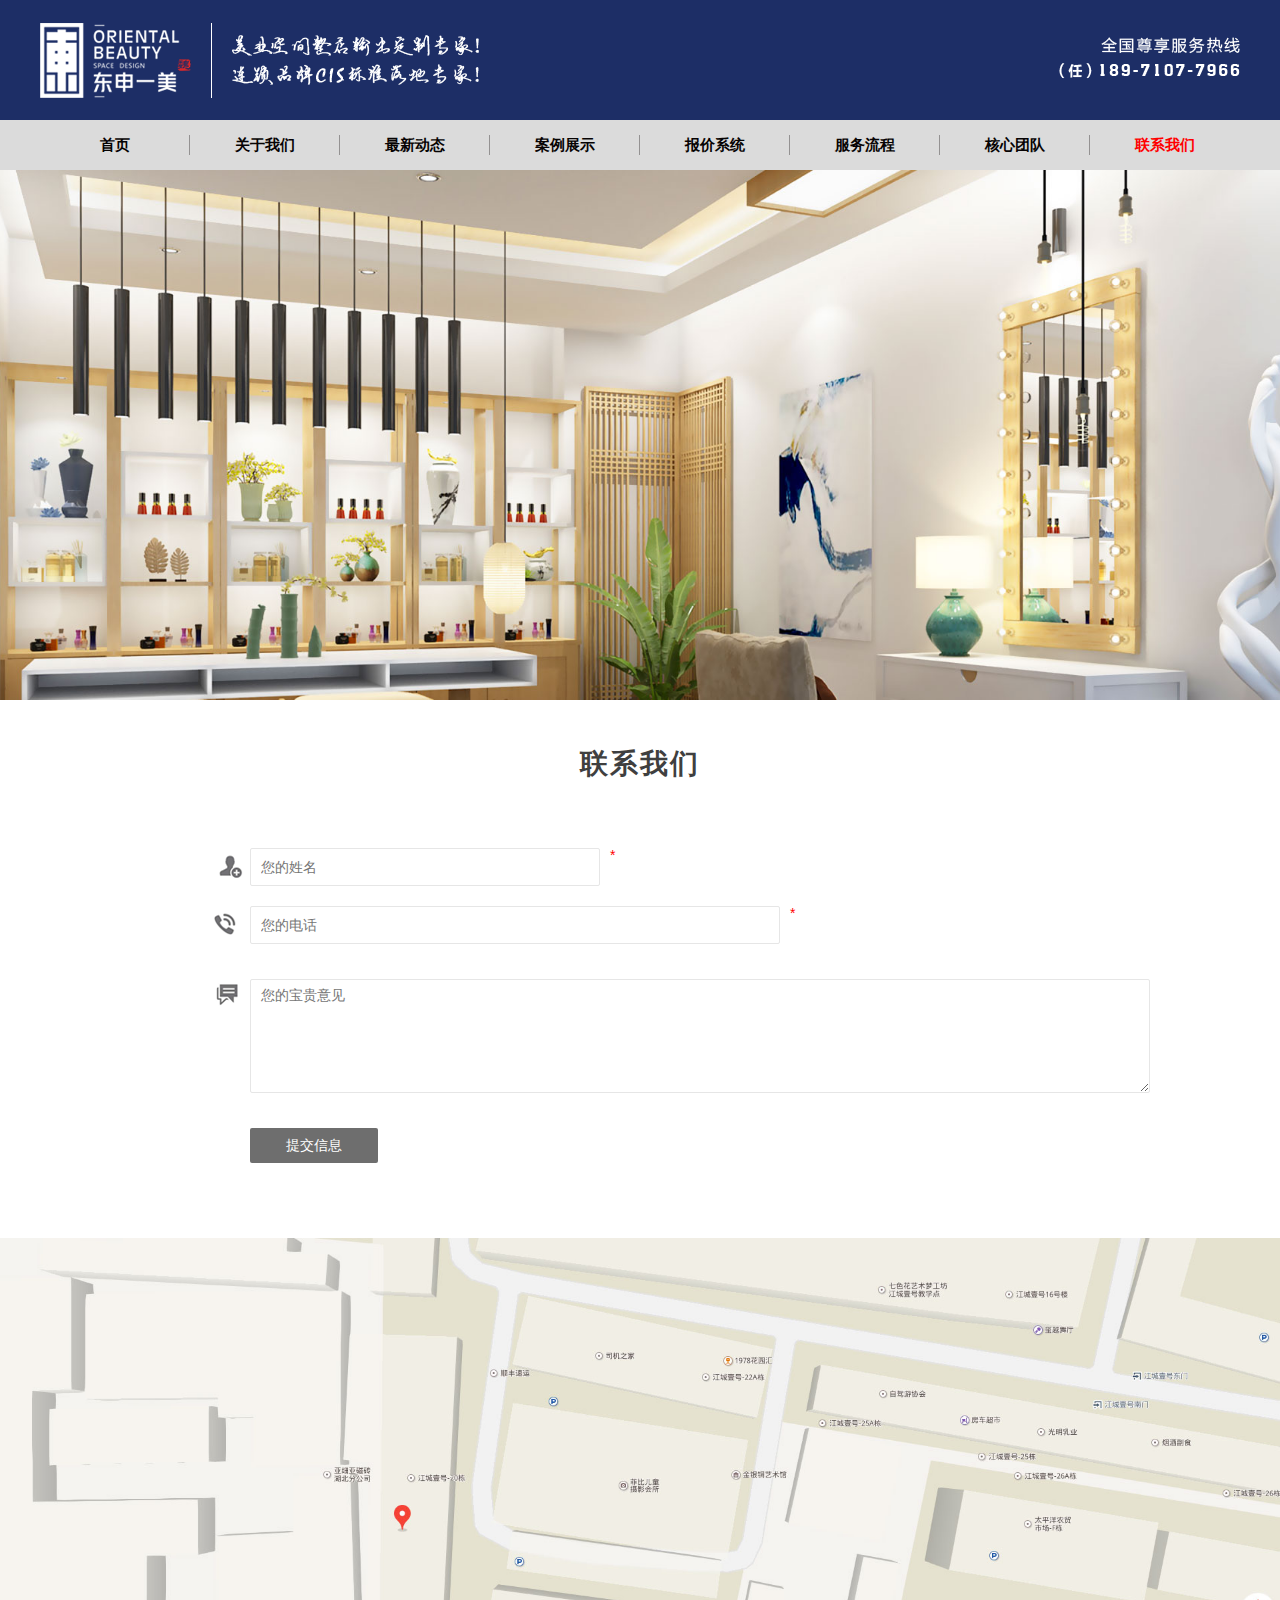
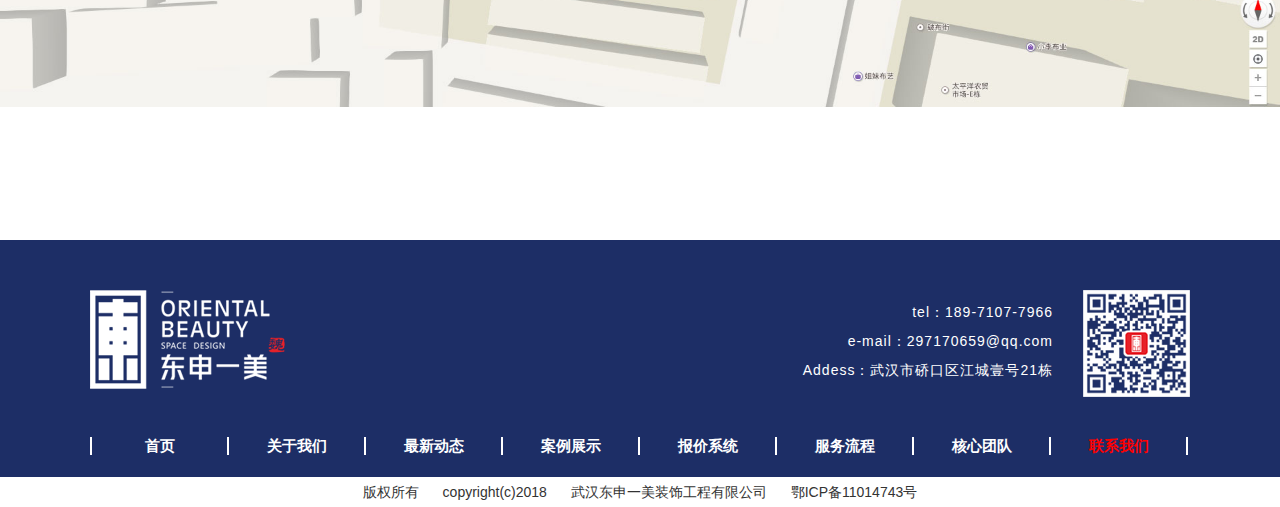
<file: contactus.html>
<!DOCTYPE html>
<html lang="en">

<head>
    <meta charset="UTF-8">
    <meta name="viewport" content="width=device-width, initial-scale=1, maximum-scale=1, user-scalable=no">
    <meta http-equiv="X-UA-Compatible" content="ie=edge">
    <meta name="format-detection" content="telephone=no" />
    <meta name="format-detection" content="email=no" />
    <title>东申一美</title>
    <meta name="description" content="东申一美">
    <meta name="keywords" content="东申一美">
    <meta name="author" content="qz">

    <link href="./image/icon.png" rel="icon" type="image/x-icon">
    <link href="./css/normalize.css" rel="stylesheet" />
    <link href="./css/hover.min.css" rel="stylesheet" />
    <link href="./css/animate.css" rel="stylesheet" />
    <link href="./js/layui/css/layui.css" rel="stylesheet">
    <link href="./css/common.css" rel="stylesheet" />
    <link href="./css/contactus.css" rel="stylesheet" />
</head>

<body>
    <div class="layout-header">
        <div class="header-top cl">
            <div class="header-logo">
                <img src="./image/logo.png" alt="">
            </div>
            <div class="header-slogan">
                <img src="./image/topkouhao.png" alt="">
            </div>
            <div class="header-tel">
                <img src="./image/toptel.png" alt="">
            </div>
        </div>
        <div class="header-nav">
            <ul class="navbox">
                <a href="./index.html" target="_self">
                    <li class="navitem">首页</li>
                </a>
                <a href="./aboutus.html" target="_self">
                    <li class="navitem">关于我们</li>
                </a>
                <a href="./news.html" target="_self">
                    <li class="navitem">最新动态</li>
                </a>
                <a href="./case.html" target="_self">
                    <li class="navitem">案例展示</li>
                </a>
                <a href="./price.html" target="_self">
                    <li class="navitem">报价系统</li>
                </a>
                <a href="./services.html" target="_self">
                    <li class="navitem">服务流程</li>
                </a>
                <a href="./team.html" target="_self">
                    <li class="navitem">核心团队</li>
                </a>
                <a href="./contactus.html" target="_self">
                    <li class="navitem navselected">联系我们</li>
                </a>
            </ul>
        </div>
    </div>
    <div class="banner-panel">
        <div style="background-image:url('./image/banner-news.jpg')"></div>
    </div>
    <div class="layout-content contactus-panel cl">
        <div class="model-title text-c">
            <span>联系我们</span>
        </div>
        <div class="detail-box">
            <form class="layui-form contact-form" action="">
                <div class="layui-form-item">
                    <label class="layui-form-label contact-user"></label>
                    <div class="layui-input-inline" style="width:350px">
                        <input type="text" name="uname" required lay-verify="required|username" lay-verType="tips" placeholder="您的姓名" autocomplete="off"
                            class="layui-input">
                    </div>
                    <span class="font-red pr-5">*</span </div>
                </div>
                <div class="layui-form-item mt-20">
                    <label class="layui-form-label contact-tel">
                        <span class="font-red pr-5">
                    </label>
                    <div class="layui-input-inline" style="width:530px">
                        <input type="text" name="utel" required lay-verify="required|usertel" lay-verType="tips" placeholder="您的电话" autocomplete="off"
                            class="layui-input">
                    </div>
                    <span class="font-red pr-5">*</span </div>
                </div>
                <div class="layui-form-item">
                    <label class="layui-form-label  contact-msg"></label>

                    <div class="layui-input-inline" style="width:900px">
                        <textarea name="umessage" placeholder="您的宝贵意见" class="layui-textarea" rows="5" maxlength="200" onchange="this.value=this.value.substring(0, 200)"
                            onkeydown="this.value=this.value.substring(0, 200)" onkeyup="this.value=this.value.substring(0, 200)"></textarea>
                    </div>
                </div>
                <div class="layui-form-item">
                    <button class="layui-btn contactbtn" lay-submit lay-filter="contactForm">提交信息</button>
                </div>
            </form>
        </div>
    </div>

    <div class="contactus-map">
        <img src="./image/map.jpg" alt="">
    </div>

    <div class="layout-footer">
        <div class="footer-content cl">
            <div class="footer-logo">
                <img src="./image/logo-footer.png" alt="">
            </div>
            <div class="footer-address">
                <div class="footer-qrcode">
                    <img src="./image/QRcode.png" alt="">
                </div>
                <div class="address-text">
                    <p>tel：189-7107-7966</p>
                    <p>e-mail：297170659@qq.com</p>
                    <p>Addess：武汉市硚口区江城壹号21栋</p>
                </div>
            </div>
        </div>
        <div class="footer-nav">
            <ul class="navbox">
                <a href="./index.html" target="_self">
                    <li class="navitem">首页</li>
                </a>
                <a href="./aboutus.html" target="_self">
                    <li class="navitem">关于我们</li>
                </a>
                <a href="./news.html" target="_self">
                    <li class="navitem">最新动态</li>
                </a>
                <a href="./case.html" target="_self">
                    <li class="navitem">案例展示</li>
                </a>
                <a href="./price.html" target="_self">
                    <li class="navitem">报价系统</li>
                </a>
                <a href="./services.html" target="_self">
                    <li class="navitem">服务流程</li>
                </a>
                <a href="./team.html" target="_self">
                    <li class="navitem">核心团队</li>
                </a>
                <a href="./contactus.html" target="_self">
                    <li class="navitem navselected">联系我们</li>
                </a>
            </ul>
        </div>
        <div class="footer-copy">
            版权所有
            <span class="pl-20"></span>copyright(c)2018
            <span class="pl-20"></span>武汉东申一美装饰工程有限公司
            <span class="pl-20"></span>鄂ICP备11014743号
        </div>
    </div>
    <script src="./js/jquery-2.1.4.min.js"></script>
    <script src="./js/layui/layui.js"></script>
    <script>
        layui.use('form', function () {
            var form = layui.form;
            // 校验输入
            form.verify({
                username: function (value, item) { //value：表单的值、item：表单的DOM对象
                    if (!new RegExp("^[a-zA-Z0-9_\u4e00-\u9fa5\\s·]+$").test(value)) {
                        return '用户名不能有特殊字符';
                    }
                    if (/(^\_)|(\__)|(\_+$)/.test(value)) {
                        return '用户名首尾不能出现下划线\'_\'';
                    }
                    if (/^\d+\d+\d$/.test(value)) {
                        return '用户名不能全为数字';
                    }
                    if (value.length > 10) {
                        return '用户名最多10个字符';
                    }
                },
                usertel: [
                    /(^1[0-9]{10}$)|(^(0[0-9]{2,3}\-)?([2-9][0-9]{6,7})+(\-[0-9]{1,4})?$)/,
                    '电话号码格式不正确'
                ]
            });
            //意见提交
            form.on('submit(contactForm)', function (data) {
                console.log(JSON.stringify(data.field));
                var post = {
                    uname: 'sheji',

                }
                $.ajax({
                    type: "POST",
                    url: "url", //替换url
                    data: data.field,
                    dataType: "json",
                    success: function (response) {
                        $('#maskContent').block({
                            message: $(".calcResult1"),
                            css: {
                                backgroundColor: 'transparent',
                                border: 'none',
                                cursor: 'default',
                                marginTop: '-100px',
                                padding: '0',
                                color: '#FFFFFF',
                                width: '320px',
                                height: '250px',
                                left: '41px',
                                textAlign: 'left'
                            }
                        });
                    }
                });
                return false;
            });
        });
    </script>
</body>

</html>
</file>
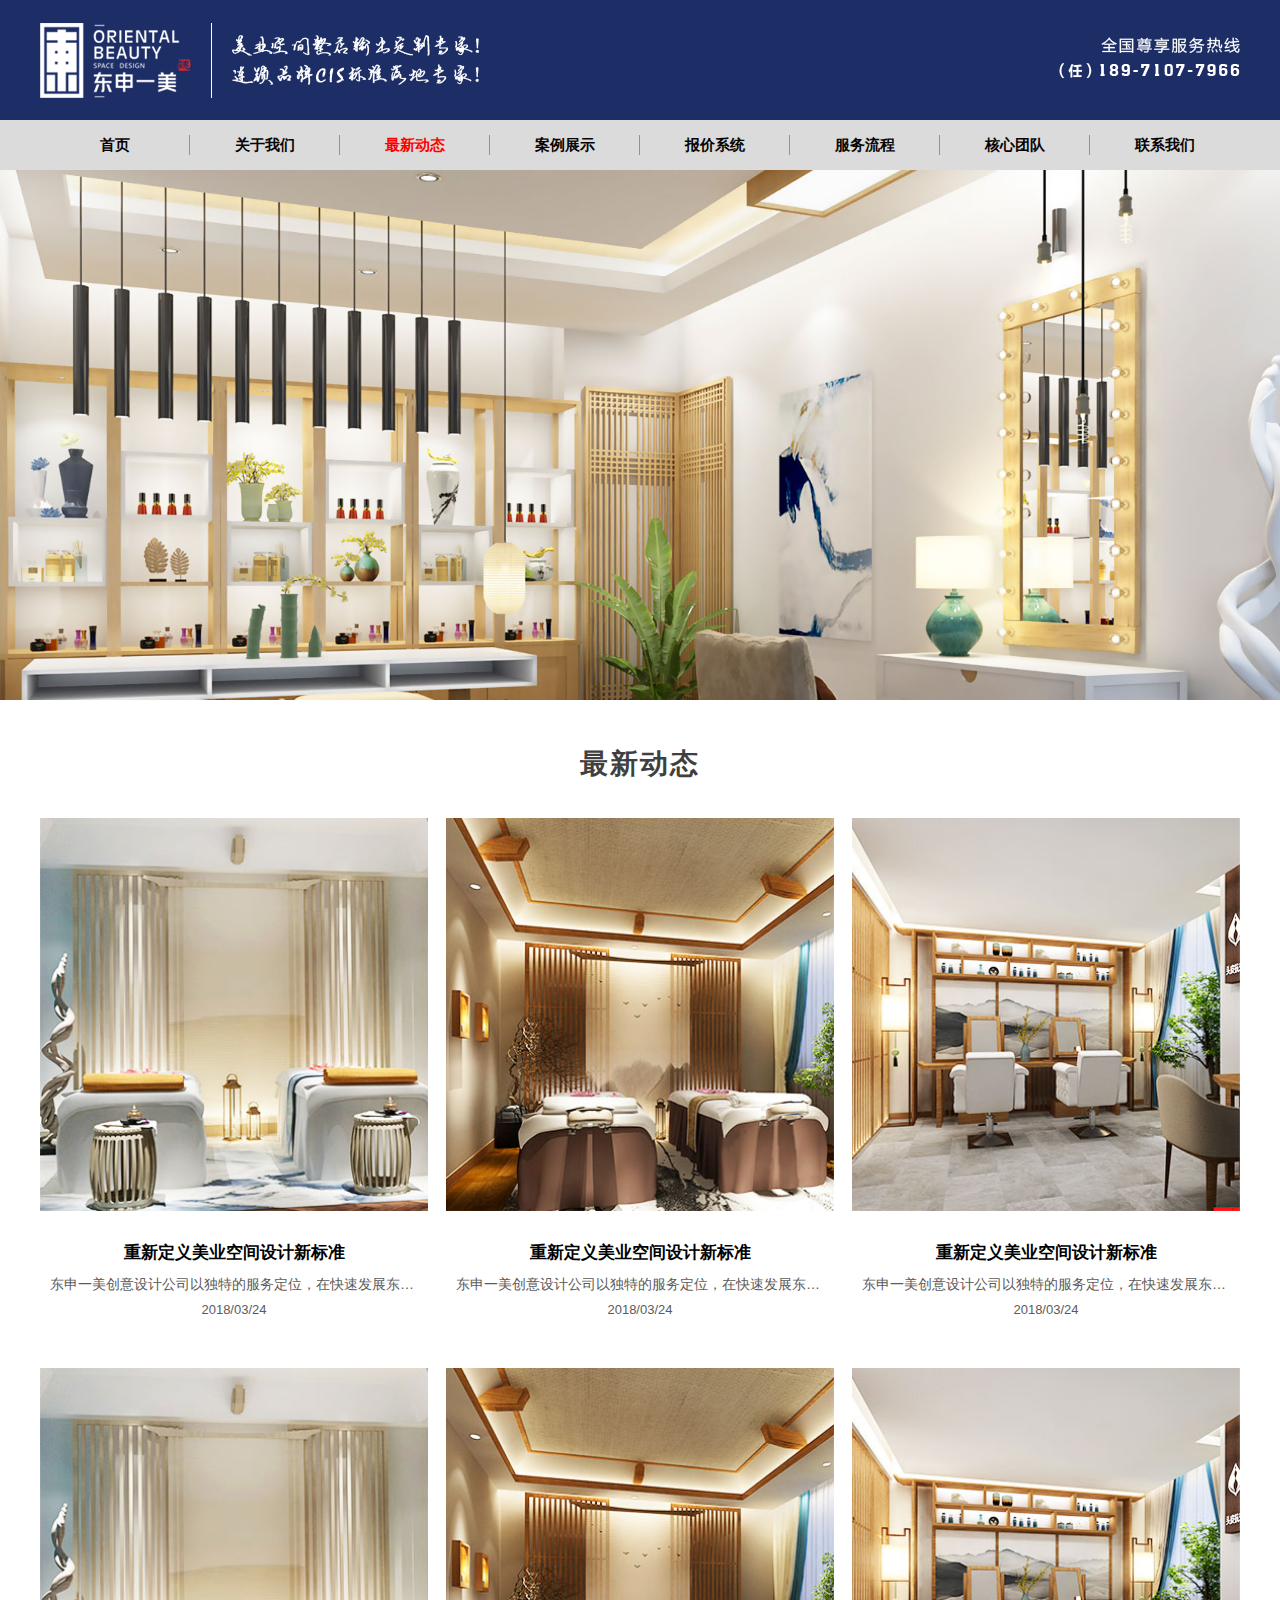
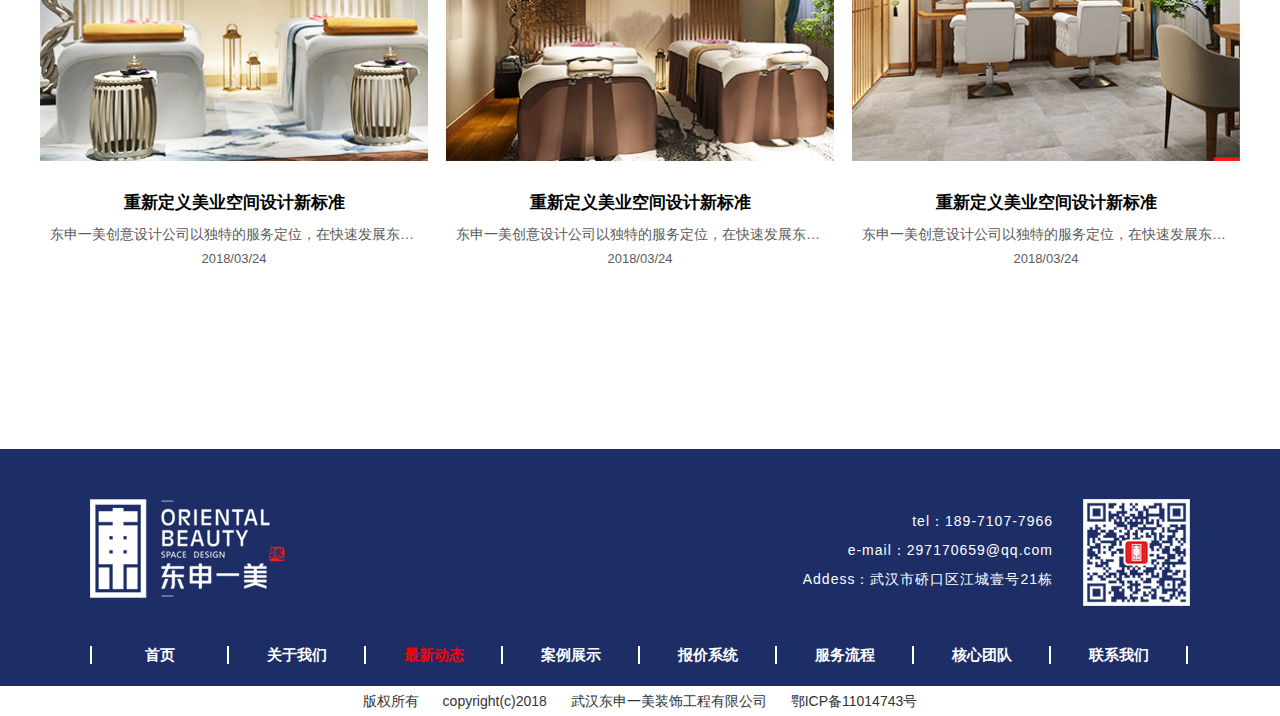
<file: news.html>
<!DOCTYPE html>
<html lang="en">

<head>
    <meta charset="UTF-8">
    <meta name="viewport" content="width=device-width, initial-scale=1, maximum-scale=1, user-scalable=no">
    <meta http-equiv="X-UA-Compatible" content="ie=edge">
    <meta name="format-detection" content="telephone=no" />
    <meta name="format-detection" content="email=no" />
    <title>东申一美</title>
    <meta name="description" content="东申一美">
    <meta name="keywords" content="东申一美">
    <meta name="author" content="qz">

    <link href="./image/icon.png" rel="icon" type="image/x-icon">
    <link href="./css/normalize.css" rel="stylesheet" />
    <link href="./css/hover.min.css" rel="stylesheet" />
    <link href="./css/animate.css" rel="stylesheet" />
    <link href="./js/layui/css/layui.css" rel="stylesheet">
    <link href="./css/common.css" rel="stylesheet" />
    <link href="./css/news.css" rel="stylesheet" />
</head>

<body>
    <div class="layout-header">
        <div class="header-top cl">
            <div class="header-logo">
                <img src="./image/logo.png" alt="">
            </div>
            <div class="header-slogan">
                <img src="./image/topkouhao.png" alt="">
            </div>
            <div class="header-tel">
                <img src="./image/toptel.png" alt="">
            </div>
        </div>
        <div class="header-nav">
            <ul class="navbox">
                <a href="./index.html" target="_self">
                    <li class="navitem">首页</li>
                </a>
                <a href="./aboutus.html" target="_self">
                    <li class="navitem">关于我们</li>
                </a>
                <a href="./news.html" target="_self">
                    <li class="navitem navselected">最新动态</li>
                </a>
                <a href="./case.html" target="_self">
                    <li class="navitem">案例展示</li>
                </a>
                <a href="./price.html" target="_self">
                    <li class="navitem">报价系统</li>
                </a>
                <a href="./services.html" target="_self">
                    <li class="navitem">服务流程</li>
                </a>
                <a href="./team.html" target="_self">
                    <li class="navitem">核心团队</li>
                </a>
                <a href="./contactus.html" target="_self">
                    <li class="navitem">联系我们</li>
                </a>
            </ul>
        </div>
    </div>
    <div class="banner-panel">
        <div style="background-image:url('./image/banner-news.jpg')"></div>
    </div>
    <div class="layout-content news-panel cl">
        <div class="model-title text-c">
            <span>最新动态</span>
        </div>
        <div class="layui-row layui-col-space18">
            <div class="layui-col-xs6 layui-col-sm6 layui-col-md4">
                <div class="news-item">
                    <a href="./newsdetail.html">
                        <img class="news-img" src="./image/newslist1.jpg" alt="">
                    </a>
                    <div class="newsitem-text">
                        <p class="news-title">重新定义美业空间设计新标准</p>
                        <p class="news-text">东申一美创意设计公司以独特的服务定位，在快速发展东申一美创意设计公司以独特的服务定位，在快速发展</p>
                        <p class="news-time">2018/03/24</p>
                    </div>
                </div>
            </div>
            <div class="layui-col-xs6 layui-col-sm6 layui-col-md4">
                <div class="news-item">
                    <a href="./newsdetail.html">
                        <img class="news-img" src="./image/newslist2.jpg" alt="">
                    </a>
                    <div class="newsitem-text">
                        <p class="news-title">重新定义美业空间设计新标准</p>
                        <p class="news-text">东申一美创意设计公司以独特的服务定位，在快速发展东申一美创意设计公司以独特的服务定位，在快速发展</p>
                        <p class="news-time">2018/03/24</p>
                    </div>
                </div>
            </div>
            <div class="layui-col-xs6 layui-col-sm6 layui-col-md4">
                <div class="news-item">
                    <a href="./newsdetail.html">
                        <img class="news-img" src="./image/newslist3.jpg" alt="">
                    </a>
                    <div class="newsitem-text">
                        <p class="news-title">重新定义美业空间设计新标准</p>
                        <p class="news-text">东申一美创意设计公司以独特的服务定位，在快速发展东申一美创意设计公司以独特的服务定位，在快速发展</p>
                        <p class="news-time">2018/03/24</p>
                    </div>
                </div>
            </div>
            <div class="layui-col-xs6 layui-col-sm6 layui-col-md4">
                <div class="news-item">
                    <a href="./newsdetail.html">
                        <img class="news-img" src="./image/newslist1.jpg" alt="">
                    </a>
                    <div class="newsitem-text">
                        <p class="news-title">重新定义美业空间设计新标准</p>
                        <p class="news-text">东申一美创意设计公司以独特的服务定位，在快速发展东申一美创意设计公司以独特的服务定位，在快速发展</p>
                        <p class="news-time">2018/03/24</p>
                    </div>
                </div>
            </div>
            <div class="layui-col-xs6 layui-col-sm6 layui-col-md4">
                <div class="news-item">
                    <a href="./newsdetail.html">
                        <img class="news-img" src="./image/newslist2.jpg" alt="">
                    </a>
                    <div class="newsitem-text">
                        <p class="news-title">重新定义美业空间设计新标准</p>
                        <p class="news-text">东申一美创意设计公司以独特的服务定位，在快速发展东申一美创意设计公司以独特的服务定位，在快速发展</p>
                        <p class="news-time">2018/03/24</p>
                    </div>
                </div>
            </div>
            <div class="layui-col-xs6 layui-col-sm6 layui-col-md4">
                <div class="news-item">
                    <a href="./newsdetail.html">
                        <img class="news-img" src="./image/newslist3.jpg" alt="">
                    </a>
                    <div class="newsitem-text">
                        <p class="news-title">重新定义美业空间设计新标准</p>
                        <p class="news-text">东申一美创意设计公司以独特的服务定位，在快速发展东申一美创意设计公司以独特的服务定位，在快速发展</p>
                        <p class="news-time">2018/03/24</p>
                    </div>
                </div>
            </div>
        </div>
        <div id="laypage">
            <div class="layui-box layui-laypage">
            </div>
        </div>
    </div>


    <div class="layout-footer">
        <div class="footer-content cl">
            <div class="footer-logo">
                <img src="./image/logo-footer.png" alt="">
            </div>
            <div class="footer-address">
                <div class="footer-qrcode">
                    <img src="./image/QRcode.png" alt="">
                </div>
                <div class="address-text">
                    <p>tel：189-7107-7966</p>
                    <p>e-mail：297170659@qq.com</p>
                    <p>Addess：武汉市硚口区江城壹号21栋</p>
                </div>
            </div>
        </div>
        <div class="footer-nav">
            <ul class="navbox">
                <a href="./index.html" target="_self">
                    <li class="navitem">首页</li>
                </a>
                <a href="./aboutus.html" target="_self">
                    <li class="navitem">关于我们</li>
                </a>
                <a href="./news.html" target="_self">
                    <li class="navitem navselected">最新动态</li>
                </a>
                <a href="./case.html" target="_self">
                    <li class="navitem">案例展示</li>
                </a>
                <a href="./price.html" target="_self">
                    <li class="navitem">报价系统</li>
                </a>
                <a href="./services.html" target="_self">
                    <li class="navitem">服务流程</li>
                </a>
                <a href="./team.html" target="_self">
                    <li class="navitem">核心团队</li>
                </a>
                <a href="./contactus.html" target="_self">
                    <li class="navitem">联系我们</li>
                </a>
            </ul>
        </div>
        <div class="footer-copy">
            版权所有
            <span class="pl-20"></span>copyright(c)2018
            <span class="pl-20"></span>武汉东申一美装饰工程有限公司
            <span class="pl-20"></span>鄂ICP备11014743号
        </div>
    </div>
</body>

</html>
</file>
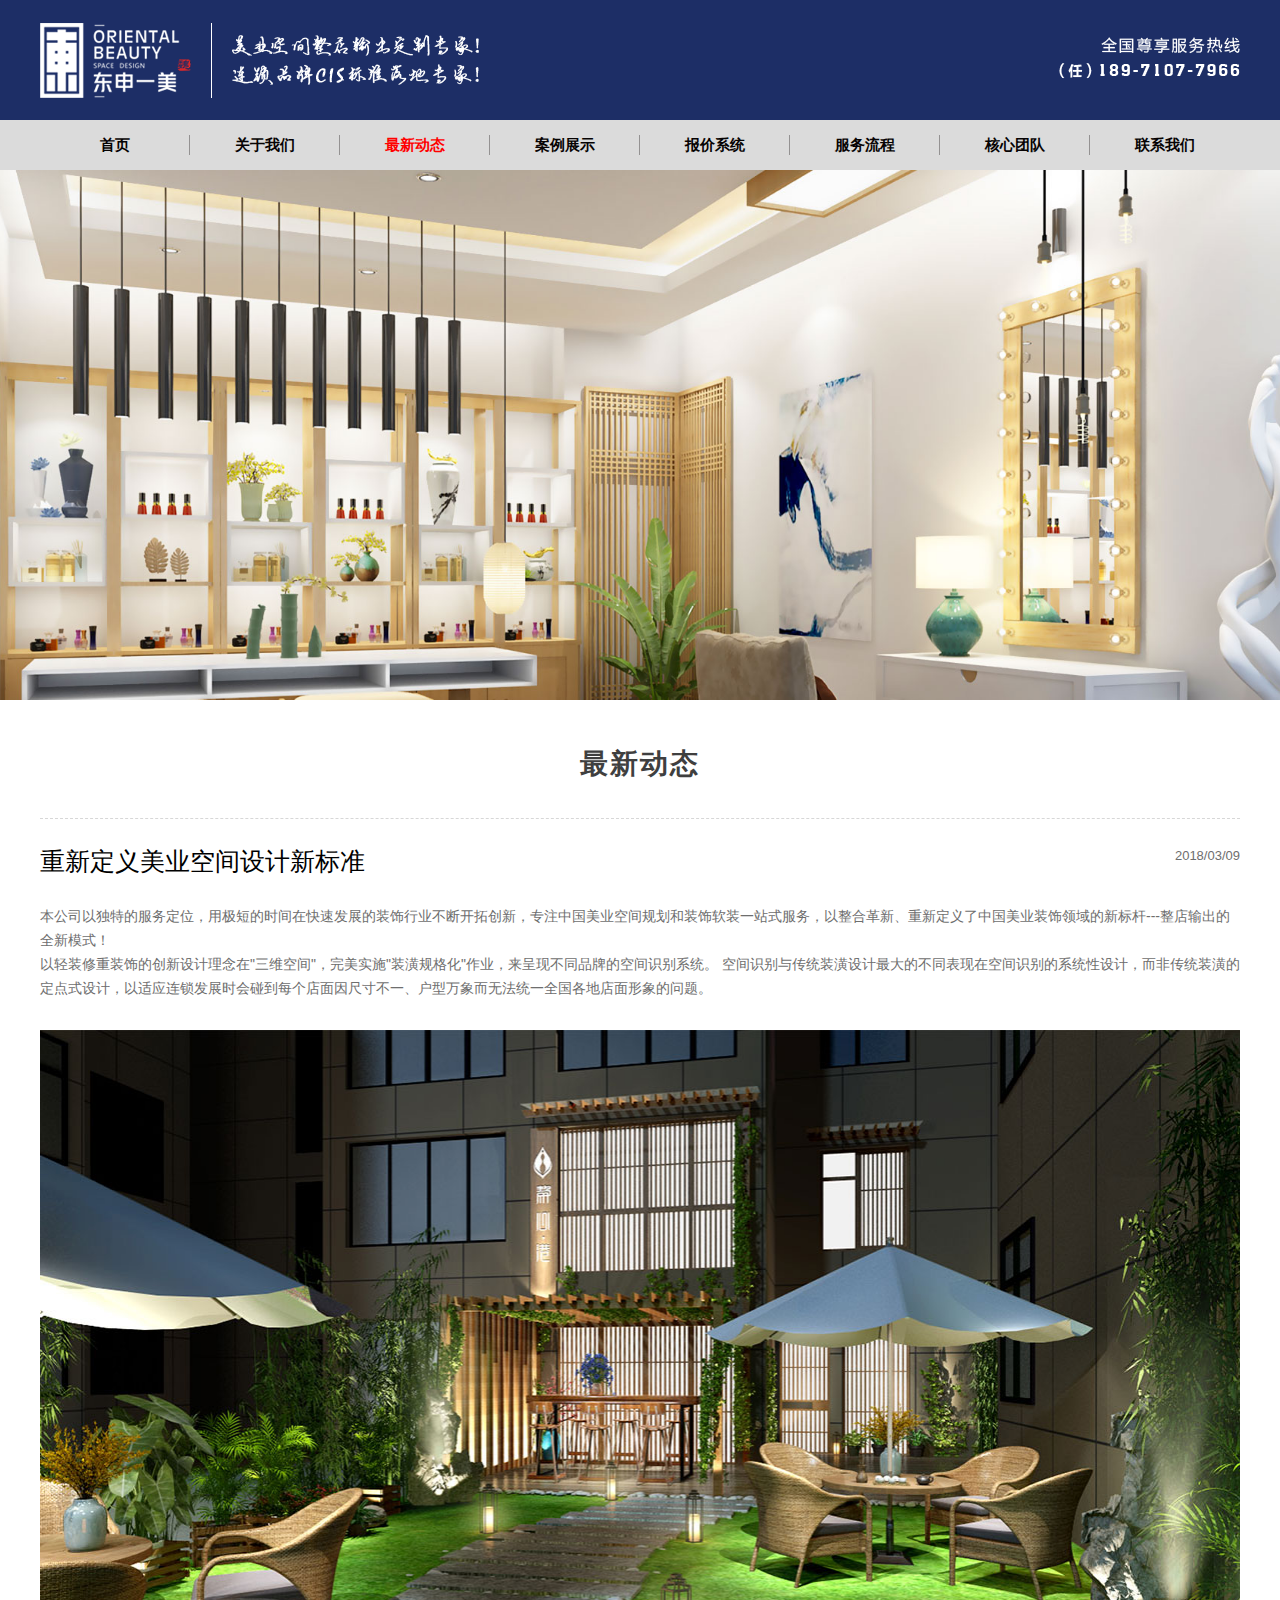
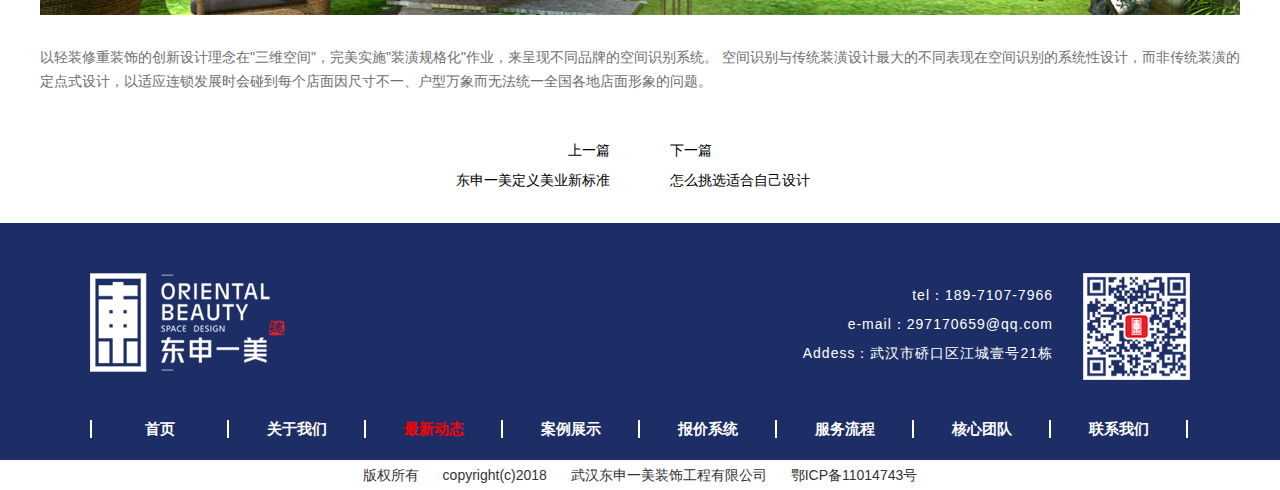
<file: newsdetail.html>
<!DOCTYPE html>
<html lang="en">

<head>
    <meta charset="UTF-8">
    <meta name="viewport" content="width=device-width, initial-scale=1, maximum-scale=1, user-scalable=no">
    <meta http-equiv="X-UA-Compatible" content="ie=edge">
    <meta name="format-detection" content="telephone=no" />
    <meta name="format-detection" content="email=no" />
    <title>东申一美</title>
    <meta name="description" content="东申一美">
    <meta name="keywords" content="东申一美">
    <meta name="author" content="qz">

    <link href="./image/icon.png" rel="icon" type="image/x-icon">
    <link href="./css/normalize.css" rel="stylesheet" />
    <link href="./css/hover.min.css" rel="stylesheet" />
    <link href="./css/animate.css" rel="stylesheet" />
    <link href="./js/layui/css/layui.css" rel="stylesheet">
    <link href="./css/common.css" rel="stylesheet" />
    <link href="./css/news.css" rel="stylesheet" />
</head>

<body>
    <div class="layout-header">
        <div class="header-top cl">
            <div class="header-logo">
                <img src="./image/logo.png" alt="">
            </div>
            <div class="header-slogan">
                <img src="./image/topkouhao.png" alt="">
            </div>
            <div class="header-tel">
                <img src="./image/toptel.png" alt="">
            </div>
        </div>
        <div class="header-nav">
            <ul class="navbox">
                <a href="./index.html" target="_self">
                    <li class="navitem">首页</li>
                </a>
                <a href="./aboutus.html" target="_self">
                    <li class="navitem">关于我们</li>
                </a>
                <a href="./news.html" target="_self">
                    <li class="navitem navselected">最新动态</li>
                </a>
                <a href="./case.html" target="_self">
                    <li class="navitem">案例展示</li>
                </a>
                <a href="./price.html" target="_self">
                    <li class="navitem">报价系统</li>
                </a>
                <a href="./services.html" target="_self">
                    <li class="navitem">服务流程</li>
                </a>
                <a href="./team.html" target="_self">
                    <li class="navitem">核心团队</li>
                </a>
                <a href="./contactus.html" target="_self">
                    <li class="navitem">联系我们</li>
                </a>
            </ul>
        </div>
    </div>
    <div class="banner-panel">
        <div style="background-image:url('./image/banner-news.jpg')"></div>
    </div>
    <div class="layout-content news-panel cl">
        <div class="model-title text-c">
            <span>最新动态</span>
        </div>
        <div class="dashed-line"></div>
        <div class="detail-box">
            <div class="detail-title-box">
                <span class="detail-title">重新定义美业空间设计新标准</span>
                <span class="detail-time">2018/03/09</span>
            </div>
            <div class="detail-content">
                <p>本公司以独特的服务定位，用极短的时间在快速发展的装饰行业不断开拓创新，专注中国美业空间规划和装饰软装一站式服务，以整合革新、重新定义了中国美业装饰领域的新标杆---整店输出的全新模式！</p>
                <p>以轻装修重装饰的创新设计理念在"三维空间"，完美实施"装潢规格化"作业，来呈现不同品牌的空间识别系统。 空间识别与传统装潢设计最大的不同表现在空间识别的系统性设计，而非传统装潢的定点式设计，以适应连锁发展时会碰到每个店面因尺寸不一、户型万象而无法统一全国各地店面形象的问题。
                </p>
                <img src="./image/newsdetail.jpg" alt="">
                <p>以轻装修重装饰的创新设计理念在"三维空间"，完美实施"装潢规格化"作业，来呈现不同品牌的空间识别系统。 空间识别与传统装潢设计最大的不同表现在空间识别的系统性设计，而非传统装潢的定点式设计，以适应连锁发展时会碰到每个店面因尺寸不一、户型万象而无法统一全国各地店面形象的问题。
                </p>
            </div>
        </div>
        <div class="prevnext">
            <div class="prevnews">
                <p>上一篇</p>
                <p class="prevnext-title">东申一美定义美业新标准</p>
            </div>
            <div class="nextnews">
                <p>下一篇</p>
                <p class="prevnext-title">怎么挑选适合自己设计</p>
            </div>
        </div>
    </div>


    <div class="layout-footer">
        <div class="footer-content cl">
            <div class="footer-logo">
                <img src="./image/logo-footer.png" alt="">
            </div>
            <div class="footer-address">
                <div class="footer-qrcode">
                    <img src="./image/QRcode.png" alt="">
                </div>
                <div class="address-text">
                    <p>tel：189-7107-7966</p>
                    <p>e-mail：297170659@qq.com</p>
                    <p>Addess：武汉市硚口区江城壹号21栋</p>
                </div>
            </div>
        </div>
        <div class="footer-nav">
            <ul class="navbox">
                <a href="./index.html" target="_self">
                    <li class="navitem">首页</li>
                </a>
                <a href="./aboutus.html" target="_self">
                    <li class="navitem">关于我们</li>
                </a>
                <a href="./news.html" target="_self">
                    <li class="navitem navselected">最新动态</li>
                </a>
                <a href="./case.html" target="_self">
                    <li class="navitem">案例展示</li>
                </a>
                <a href="./price.html" target="_self">
                    <li class="navitem">报价系统</li>
                </a>
                <a href="./services.html" target="_self">
                    <li class="navitem">服务流程</li>
                </a>
                <a href="./team.html" target="_self">
                    <li class="navitem">核心团队</li>
                </a>
                <a href="./contactus.html" target="_self">
                    <li class="navitem">联系我们</li>
                </a>
            </ul>
        </div>
        <div class="footer-copy">
            版权所有
            <span class="pl-20"></span>copyright(c)2018
            <span class="pl-20"></span>武汉东申一美装饰工程有限公司
            <span class="pl-20"></span>鄂ICP备11014743号
        </div>
    </div>
</body>

</html>
</file>
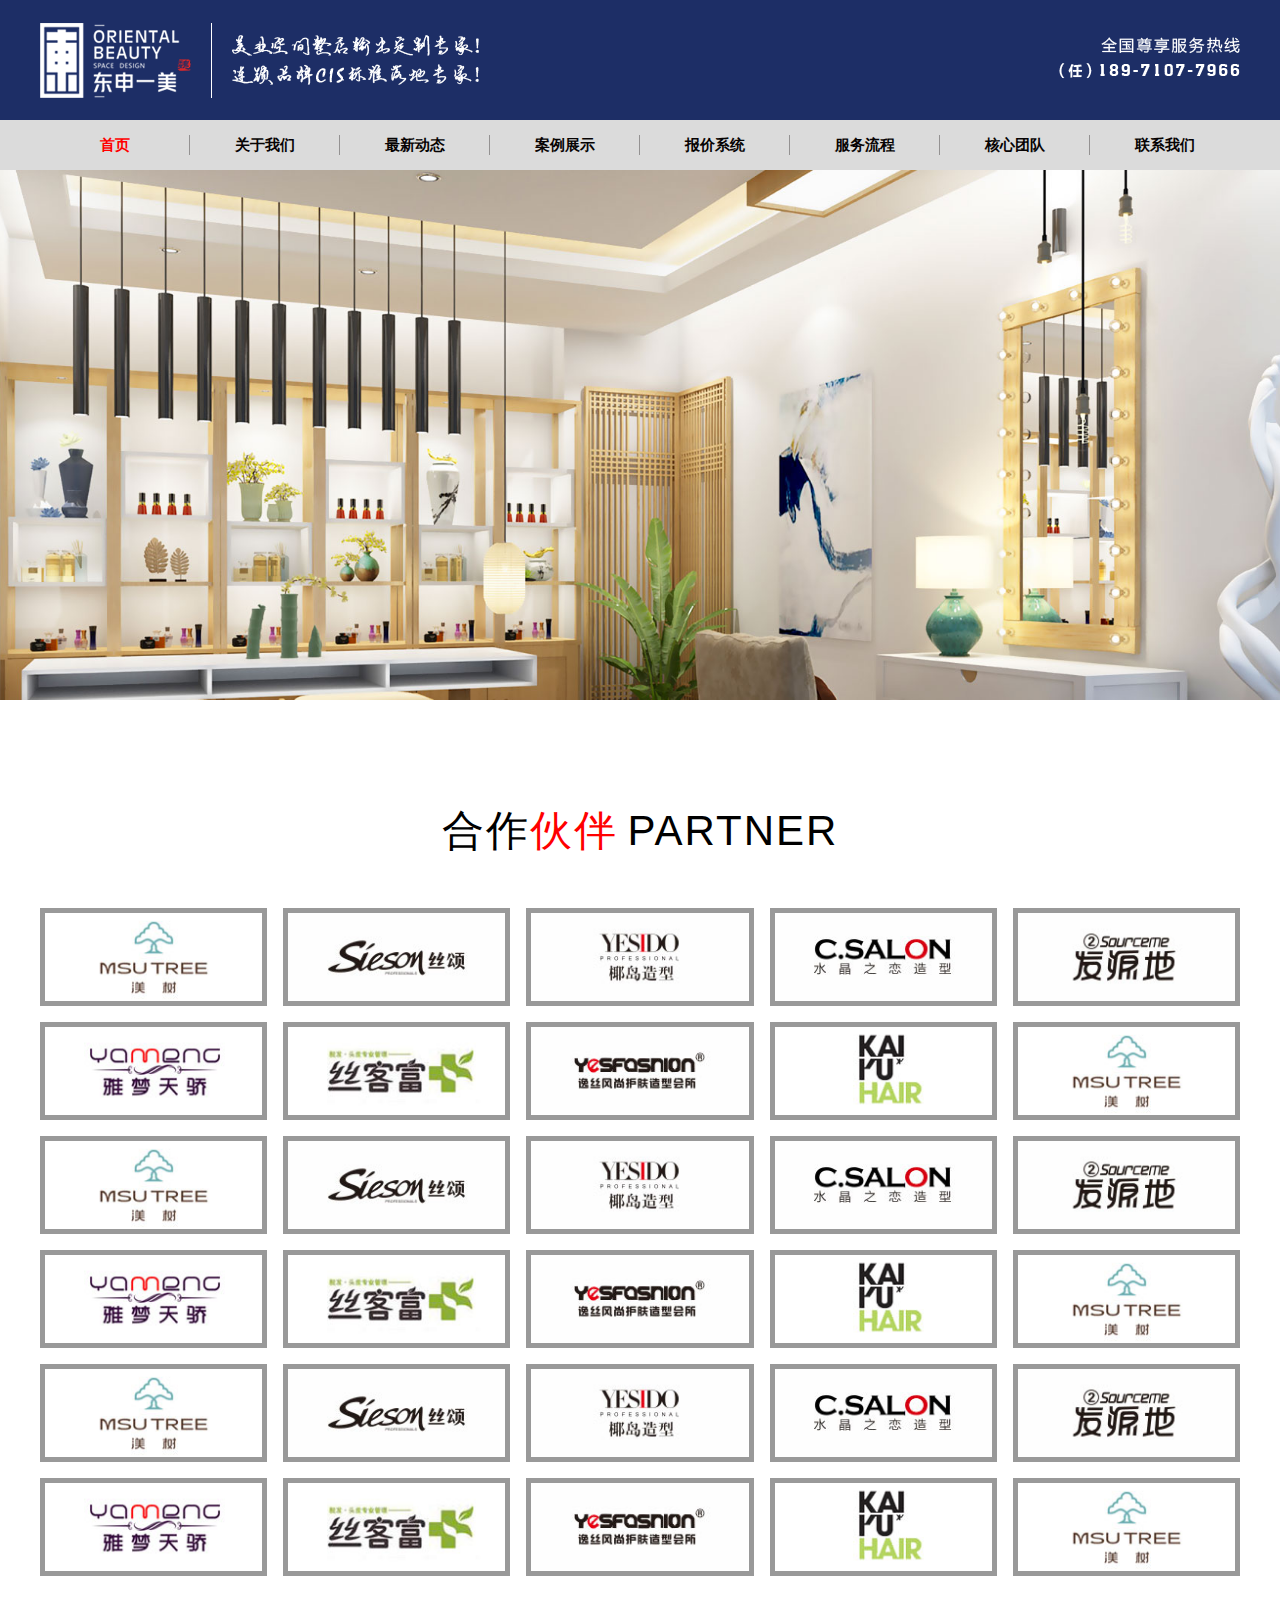
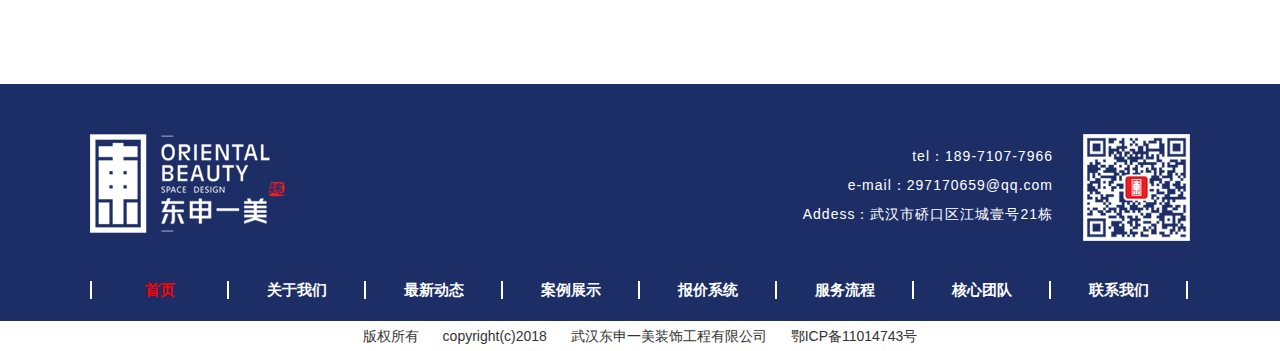
<file: partner.html>
<!DOCTYPE html>
<html lang="en">

<head>
    <meta charset="UTF-8">
    <meta name="viewport" content="width=device-width, initial-scale=1, maximum-scale=1, user-scalable=no">
    <meta http-equiv="X-UA-Compatible" content="ie=edge">
    <meta name="format-detection" content="telephone=no" />
    <meta name="format-detection" content="email=no" />
    <title>东申一美</title>
    <meta name="description" content="东申一美">
    <meta name="keywords" content="东申一美">
    <meta name="author" content="qz">

    <link href="./image/icon.png" rel="icon" type="image/x-icon">
    <link href="./css/normalize.css" rel="stylesheet" />
    <link href="./css/hover.min.css" rel="stylesheet" />
    <link href="./css/animate.css" rel="stylesheet" />
    <link href="./js/layui/css/layui.css" rel="stylesheet">
    <link href="./css/common.css" rel="stylesheet" />
    <link href="./css/partner.css" rel="stylesheet" />
</head>

<body>
    <div class="layout-header">
        <div class="header-top cl">
            <div class="header-logo">
                <img src="./image/logo.png" alt="">
            </div>
            <div class="header-slogan">
                <img src="./image/topkouhao.png" alt="">
            </div>
            <div class="header-tel">
                <img src="./image/toptel.png" alt="">
            </div>
        </div>
        <div class="header-nav">
            <ul class="navbox">
                <a href="./index.html" target="_self">
                    <li class="navitem navselected">首页</li>
                </a>
                <a href="./aboutus.html" target="_self">
                    <li class="navitem">关于我们</li>
                </a>
                <a href="./news.html" target="_self">
                    <li class="navitem">最新动态</li>
                </a>
                <a href="./case.html" target="_self">
                    <li class="navitem">案例展示</li>
                </a>
                <a href="./price.html" target="_self">
                    <li class="navitem">报价系统</li>
                </a>
                <a href="./services.html" target="_self">
                    <li class="navitem">服务流程</li>
                </a>
                <a href="./team.html" target="_self">
                    <li class="navitem">核心团队</li>
                </a>
                <a href="./contactus.html" target="_self">
                    <li class="navitem">联系我们</li>
                </a>
            </ul>
        </div>
    </div>
    <div class="banner-panel">
        <div style="background-image:url('./image/banner-news.jpg')"></div>
    </div>
    <div class="layout-content partner-panel cl">
        <div class="panel-title partner-title text-c">
            <span>合作</span>
            <span class="font-red pr-10">伙伴</span>
            <span>PARTNER</span>
        </div>
        <div class="partner-boxlist cl">
            <div class="partner-item">
                <div class="partner-box">
                    <img class="partner-img" src="./image/huoban1.jpg" alt="">
                </div>
            </div>
            <div class="partner-item">
                <div class="partner-box">
                    <img class="partner-img" src="./image/huoban2.jpg" alt="">
                </div>
            </div>
            <div class="partner-item">
                <div class="partner-box">
                    <img class="partner-img" src="./image/huoban3.jpg" alt="">
                </div>
            </div>
            <div class="partner-item">
                <div class="partner-box">
                    <img class="partner-img" src="./image/huoban4.jpg" alt="">
                </div>
            </div>
            <div class="partner-item">
                <div class="partner-box">
                    <img class="partner-img" src="./image/huoban5.jpg" alt="">
                </div>
            </div>
            <div class="partner-item">
                <div class="partner-box">
                    <img class="partner-img" src="./image/huoban6.jpg" alt="">
                </div>
            </div>
            <div class="partner-item">
                <div class="partner-box">
                    <img class="partner-img" src="./image/huoban7.jpg" alt="">
                </div>
            </div>
            <div class="partner-item">
                <div class="partner-box">
                    <img class="partner-img" src="./image/huoban8.jpg" alt="">
                </div>
            </div>
            <div class="partner-item">
                <div class="partner-box">
                    <img class="partner-img" src="./image/huoban9.jpg" alt="">
                </div>
            </div>
            <div class="partner-item">
                <div class="partner-box">
                    <img class="partner-img" src="./image/huoban1.jpg" alt="">
                </div>
            </div>
            <div class="partner-item">
                <div class="partner-box">
                    <img class="partner-img" src="./image/huoban1.jpg" alt="">
                </div>
            </div>
            <div class="partner-item">
                <div class="partner-box">
                    <img class="partner-img" src="./image/huoban2.jpg" alt="">
                </div>
            </div>
            <div class="partner-item">
                <div class="partner-box">
                    <img class="partner-img" src="./image/huoban3.jpg" alt="">
                </div>
            </div>
            <div class="partner-item">
                <div class="partner-box">
                    <img class="partner-img" src="./image/huoban4.jpg" alt="">
                </div>
            </div>
            <div class="partner-item">
                <div class="partner-box">
                    <img class="partner-img" src="./image/huoban5.jpg" alt="">
                </div>
            </div>
            <div class="partner-item">
                <div class="partner-box">
                    <img class="partner-img" src="./image/huoban6.jpg" alt="">
                </div>
            </div>
            <div class="partner-item">
                <div class="partner-box">
                    <img class="partner-img" src="./image/huoban7.jpg" alt="">
                </div>
            </div>
            <div class="partner-item">
                <div class="partner-box">
                    <img class="partner-img" src="./image/huoban8.jpg" alt="">
                </div>
            </div>
            <div class="partner-item">
                <div class="partner-box">
                    <img class="partner-img" src="./image/huoban9.jpg" alt="">
                </div>
            </div>
            <div class="partner-item">
                <div class="partner-box">
                    <img class="partner-img" src="./image/huoban1.jpg" alt="">
                </div>
            </div>
            <div class="partner-item">
                <div class="partner-box">
                    <img class="partner-img" src="./image/huoban1.jpg" alt="">
                </div>
            </div>
            <div class="partner-item">
                <div class="partner-box">
                    <img class="partner-img" src="./image/huoban2.jpg" alt="">
                </div>
            </div>
            <div class="partner-item">
                <div class="partner-box">
                    <img class="partner-img" src="./image/huoban3.jpg" alt="">
                </div>
            </div>
            <div class="partner-item">
                <div class="partner-box">
                    <img class="partner-img" src="./image/huoban4.jpg" alt="">
                </div>
            </div>
            <div class="partner-item">
                <div class="partner-box">
                    <img class="partner-img" src="./image/huoban5.jpg" alt="">
                </div>
            </div>
            <div class="partner-item">
                <div class="partner-box">
                    <img class="partner-img" src="./image/huoban6.jpg" alt="">
                </div>
            </div>
            <div class="partner-item">
                <div class="partner-box">
                    <img class="partner-img" src="./image/huoban7.jpg" alt="">
                </div>
            </div>
            <div class="partner-item">
                <div class="partner-box">
                    <img class="partner-img" src="./image/huoban8.jpg" alt="">
                </div>
            </div>
            <div class="partner-item">
                <div class="partner-box">
                    <img class="partner-img" src="./image/huoban9.jpg" alt="">
                </div>
            </div>
            <div class="partner-item">
                <div class="partner-box">
                    <img class="partner-img" src="./image/huoban1.jpg" alt="">
                </div>
            </div>
        </div>
    </div>
    <div class="layout-footer">
        <div class="footer-content cl">
            <div class="footer-logo">
                <img src="./image/logo-footer.png" alt="">
            </div>
            <div class="footer-address">
                <div class="footer-qrcode">
                    <img src="./image/QRcode.png" alt="">
                </div>
                <div class="address-text">
                    <p>tel：189-7107-7966</p>
                    <p>e-mail：297170659@qq.com</p>
                    <p>Addess：武汉市硚口区江城壹号21栋</p>
                </div>
            </div>
        </div>
        <div class="footer-nav">
            <ul class="navbox">
                <a href="./index.html" target="_self">
                    <li class="navitem navselected">首页</li>
                </a>
                <a href="./aboutus.html" target="_self">
                    <li class="navitem">关于我们</li>
                </a>
                <a href="./news.html" target="_self">
                    <li class="navitem">最新动态</li>
                </a>
                <a href="./case.html" target="_self">
                    <li class="navitem">案例展示</li>
                </a>
                <a href="./price.html" target="_self">
                    <li class="navitem">报价系统</li>
                </a>
                <a href="./services.html" target="_self">
                    <li class="navitem">服务流程</li>
                </a>
                <a href="./team.html" target="_self">
                    <li class="navitem">核心团队</li>
                </a>
                <a href="./contactus.html" target="_self">
                    <li class="navitem">联系我们</li>
                </a>
            </ul>
        </div>
        <div class="footer-copy">
            版权所有
            <span class="pl-20"></span>copyright(c)2018
            <span class="pl-20"></span>武汉东申一美装饰工程有限公司
            <span class="pl-20"></span>鄂ICP备11014743号
        </div>
    </div>
</body>

</html>
</file>
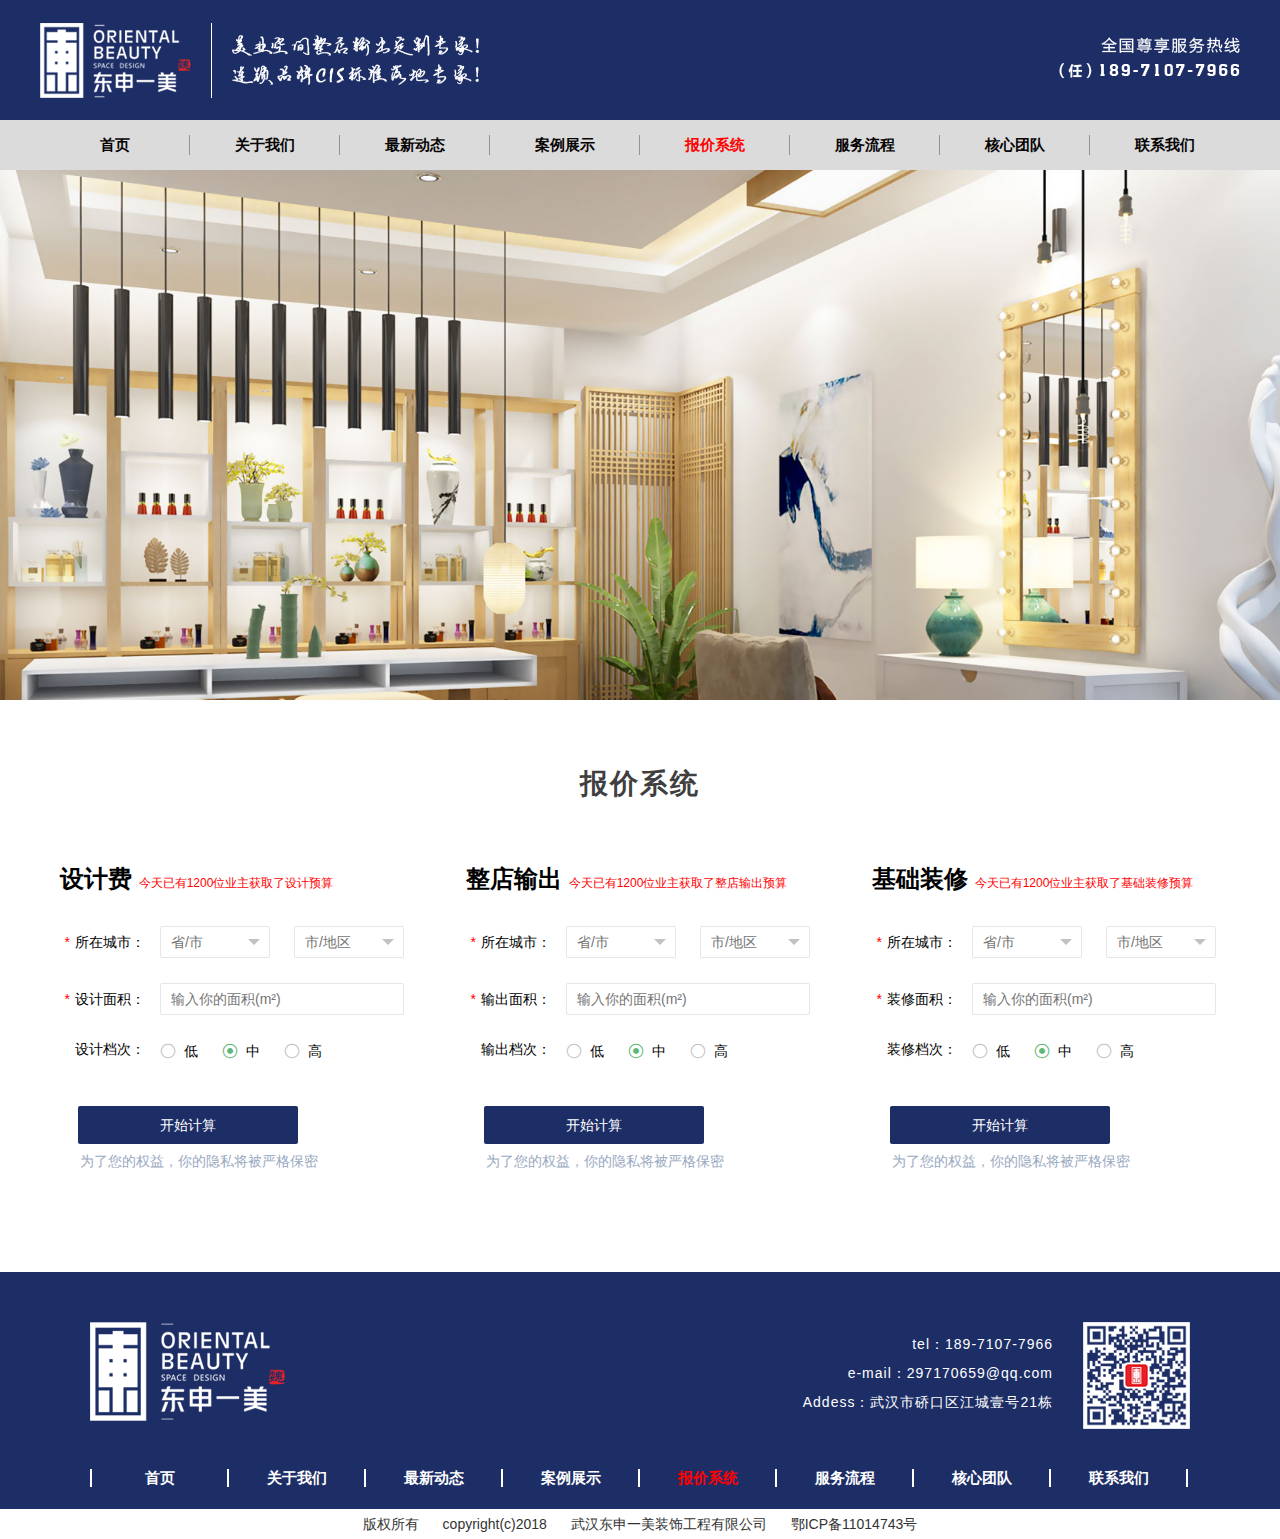
<file: price.html>
<!DOCTYPE html>
<html lang="en">

<head>
    <meta charset="UTF-8">
    <meta name="viewport" content="width=device-width, initial-scale=1, maximum-scale=1, user-scalable=no">
    <meta http-equiv="X-UA-Compatible" content="ie=edge">
    <meta name="format-detection" content="telephone=no" />
    <meta name="format-detection" content="email=no" />
    <title>东申一美</title>
    <meta name="description" content="东申一美">
    <meta name="keywords" content="东申一美">
    <meta name="author" content="qz">

    <link href="./image/icon.png" rel="icon" type="image/x-icon">
    <link href="./css/normalize.css" rel="stylesheet" />
    <link href="./css/hover.min.css" rel="stylesheet" />
    <link href="./css/animate.css" rel="stylesheet" />
    <link href="./js/layui/css/layui.css" rel="stylesheet">
    <link href="./css/common.css" rel="stylesheet" />
    <link href="./css/price.css" rel="stylesheet" />
</head>

<body>
    <div class="layout-header">
        <div class="header-top cl">
            <div class="header-logo">
                <img src="./image/logo.png" alt="">
            </div>
            <div class="header-slogan">
                <img src="./image/topkouhao.png" alt="">
            </div>
            <div class="header-tel">
                <img src="./image/toptel.png" alt="">
            </div>
        </div>
        <div class="header-nav">
            <ul class="navbox">
                <a href="./index.html" target="_self">
                    <li class="navitem">首页</li>
                </a>
                <a href="./aboutus.html" target="_self">
                    <li class="navitem">关于我们</li>
                </a>
                <a href="./news.html" target="_self">
                    <li class="navitem">最新动态</li>
                </a>
                <a href="./case.html" target="_self">
                    <li class="navitem">案例展示</li>
                </a>
                <a href="./price.html" target="_self">
                    <li class="navitem navselected">报价系统</li>
                </a>
                <a href="./services.html" target="_self">
                    <li class="navitem">服务流程</li>
                </a>
                <a href="./team.html" target="_self">
                    <li class="navitem">核心团队</li>
                </a>
                <a href="./contactus.html" target="_self">
                    <li class="navitem">联系我们</li>
                </a>
            </ul>
        </div>
    </div>
    <div class="banner-panel">
        <div style="background-image:url('./image/banner-news.jpg')"></div>
    </div>
    <div id="maskContent">
        <div class="layout-content price-panel cl">
            <div class="model-title text-c">
                <span>报价系统</span>
            </div>
            <div class="layui-row layui-col-space18 mt-20">
                <div class="layui-col-xs12 layui-col-sm12 layui-col-md4">
                    <div class="price-title pl-20">
                        设计费
                        <span class="font-red font-size12">今天已有1200位业主获取了设计预算</span>
                    </div>
                    <form class="layui-form" action="">
                        <div class="layui-form-item mt-35">
                            <div class="layui-inline">
                                <label class="layui-form-label">
                                    <span class="font-red pr-5">*</span>所在城市：</label>
                                <div class="layui-input-inline" style="width:110px">
                                    <select name="province1" required lay-verify="required" lay-filter="province1" lay-verType="tips" id="province1">
                                    </select>
                                </div>
                            </div>
                            <div class="layui-inline">
                                <div class="layui-input-inline" style="width:110px">
                                    <select name="city1" required lay-verify="required" lay-filter="city1" lay-verType="tips" id="city1">
                                        <option value="">市/地区</option>
                                    </select>
                                </div>
                            </div>
                        </div>
                        <div class="layui-form-item mt-20">
                            <label class="layui-form-label">
                                <span class="font-red pr-5">*</span>设计面积：</label>
                            <div class="layui-input-inline" style="width:244px">
                                <input type="text" name="area" required lay-verify="required" lay-verType="tips" placeholder="输入你的面积(m²)" autocomplete="off"
                                    class="layui-input">
                            </div>
                        </div>
                        <div class="layui-form-item">
                            <label class="layui-form-label pt-9">设计档次：</label>
                            <div class="layui-input-block">
                                <input type="radio" name="grade" value="1" title="低">
                                <input type="radio" name="grade" value="2" title="中" checked>
                                <input type="radio" name="grade" value="3" title="高">
                            </div>
                        </div>
                        <div class="layui-form-item">
                            <button class="layui-btn calcbtn" lay-submit lay-filter="priceForm1">开始计算</button>
                            <p class="pl-40 pt-10 font-gray">为了您的权益，你的隐私将被严格保密 </p>
                        </div>
                    </form>
                    <div class="calcResult1" style="display: none;">
                        <div class="resultClose"></div>
                        <div class="pl-20">为您定制的设计费：</div>
                        <div class="resultul">
                            <div class="result-item">
                                <span class="font-weight">所在城市：</span>湖北省武汉市</div>
                            <div class="result-item">
                                <span class="font-weight"></span>设计面积：</span>300m²</div>
                            <div class="result-item">
                                <span class="font-weight"></span>设计档次：</span>高</div>
                            <div class="result-item">
                                <span class="font-weight"></span>总价：</span>20000元</div>
                        </div>
                        <div class="text-c pt-20">详情请致电东申一美 项目部 189-7107-7986(任)</div>
                    </div>
                </div>
                <div class="layui-col-xs12 layui-col-sm12 layui-col-md4">
                    <div class="price-title pl-20">
                        整店输出
                        <span class="font-red font-size12">今天已有1200位业主获取了整店输出预算</span>
                    </div>
                    <form class="layui-form" action="">
                        <div class="layui-form-item mt-35">
                            <div class="layui-inline">
                                <label class="layui-form-label">
                                    <span class="font-red pr-5">*</span>所在城市：</label>
                                <div class="layui-input-inline" style="width:110px">
                                    <select name="province2" required lay-verify="required" lay-filter="province2" lay-verType="tips" id="province2">
                                    </select>
                                </div>
                            </div>
                            <div class="layui-inline">
                                <div class="layui-input-inline" style="width:110px">
                                    <select name="city2" required lay-verify="required" lay-filter="city2" lay-verType="tips" id="city2">
                                        <option value="">市/地区</option>
                                    </select>
                                </div>
                            </div>
                        </div>
                        <div class="layui-form-item mt-20">
                            <label class="layui-form-label">
                                <span class="font-red pr-5">*</span>输出面积：</label>
                            <div class="layui-input-inline" style="width:244px">
                                <input type="text" name="area" required lay-verify="required" lay-verType="tips" placeholder="输入你的面积(m²)" autocomplete="off"
                                    class="layui-input">
                            </div>
                        </div>
                        <div class="layui-form-item">
                            <label class="layui-form-label pt-9">输出档次：</label>
                            <div class="layui-input-block">
                                <input type="radio" name="grade" value="1" title="低">
                                <input type="radio" name="grade" value="2" title="中" checked>
                                <input type="radio" name="grade" value="3" title="高">
                            </div>
                        </div>
                        <div class="layui-form-item">
                            <button class="layui-btn calcbtn" lay-submit lay-filter="priceForm2">开始计算</button>
                            <p class="pl-40 pt-10 font-gray">为了您的权益，你的隐私将被严格保密 </p>
                        </div>
                    </form>
                    <div class="calcResult2" style="display: none;">
                        <div class="resultClose"></div>
                        <div class="pl-20">为您定制的整店输出费：</div>
                        <div class="resultul">
                            <div class="result-item">
                                <span class="font-weight">所在城市：</span>湖北省武汉市</div>
                            <div class="result-item">
                                <span class="font-weight"></span>输出面积：</span>300m²</div>
                            <div class="result-item">
                                <span class="font-weight"></span>输出档次：</span>高</div>
                            <div class="result-item">
                                <span class="font-weight"></span>总价：</span>20000元</div>
                        </div>
                        <div class="text-c pt-20">详情请致电东申一美 项目部 189-7107-7986(任)</div>
                    </div>
                </div>
                <div class="layui-col-xs12 layui-col-sm12 layui-col-md4">
                    <div class="price-title pl-20">
                        基础装修
                        <span class="font-red font-size12">今天已有1200位业主获取了基础装修预算</span>
                    </div>
                    <form class="layui-form" action="">
                        <div class="layui-form-item mt-35">
                            <div class="layui-inline">
                                <label class="layui-form-label">
                                    <span class="font-red pr-5">*</span>所在城市：</label>
                                <div class="layui-input-inline" style="width:110px">
                                    <select name="province3" required lay-verify="required" lay-filter="province3" lay-verType="tips" id="province3">
                                    </select>
                                </div>
                            </div>
                            <div class="layui-inline">
                                <div class="layui-input-inline" style="width:110px">
                                    <select name="city3" required lay-verify="required" lay-filter="city3" lay-verType="tips" id="city3">
                                        <option value="">市/地区</option>
                                    </select>
                                </div>
                            </div>
                        </div>
                        <div class="layui-form-item mt-20">
                            <label class="layui-form-label">
                                <span class="font-red pr-5">*</span>装修面积：</label>
                            <div class="layui-input-inline" style="width:244px">
                                <input type="text" name="area" required lay-verify="required" lay-verType="tips" placeholder="输入你的面积(m²)" autocomplete="off"
                                    class="layui-input">
                            </div>
                        </div>
                        <div class="layui-form-item">
                            <label class="layui-form-label pt-9">装修档次：</label>
                            <div class="layui-input-block">
                                <input type="radio" name="grade" value="1" title="低">
                                <input type="radio" name="grade" value="2" title="中" checked>
                                <input type="radio" name="grade" value="3" title="高">
                            </div>
                        </div>
                        <div class="layui-form-item">
                            <button class="layui-btn calcbtn" lay-submit lay-filter="priceForm3">开始计算</button>
                            <p class="pl-40 pt-10 font-gray">为了您的权益，你的隐私将被严格保密 </p>
                        </div>
                    </form>
                    <div class="calcResult3" style="display: none;">
                        <div class="resultClose"></div>
                        <div class="pl-20">为您定制的基础装修费：</div>
                        <div class="resultul">
                            <div class="result-item">
                                <span class="font-weight">所在城市：</span>湖北省武汉市</div>
                            <div class="result-item">
                                <span class="font-weight"></span>装修面积：</span>300m²</div>
                            <div class="result-item">
                                <span class="font-weight"></span>装修档次：</span>高</div>
                            <div class="result-item">
                                <span class="font-weight"></span>总价：</span>20000元</div>
                        </div>
                        <div class="text-c pt-20">详情请致电东申一美 项目部 189-7107-7986(任)</div>
                    </div>
                </div>
            </div>
        </div>
    </div>

    <div class="layout-footer">
        <div class="footer-content cl">
            <div class="footer-logo">
                <img src="./image/logo-footer.png" alt="">
            </div>
            <div class="footer-address">
                <div class="footer-qrcode">
                    <img src="./image/QRcode.png" alt="">
                </div>
                <div class="address-text">
                    <p>tel：189-7107-7966</p>
                    <p>e-mail：297170659@qq.com</p>
                    <p>Addess：武汉市硚口区江城壹号21栋</p>
                </div>
            </div>
        </div>
        <div class="footer-nav">
            <ul class="navbox">
                <a href="./index.html" target="_self">
                    <li class="navitem">首页</li>
                </a>
                <a href="./aboutus.html" target="_self">
                    <li class="navitem">关于我们</li>
                </a>
                <a href="./news.html" target="_self">
                    <li class="navitem">最新动态</li>
                </a>
                <a href="./case.html" target="_self">
                    <li class="navitem">案例展示</li>
                </a>
                <a href="./price.html" target="_self">
                    <li class="navitem navselected">报价系统</li>
                </a>
                <a href="./services.html" target="_self">
                    <li class="navitem">服务流程</li>
                </a>
                <a href="./team.html" target="_self">
                    <li class="navitem">核心团队</li>
                </a>
                <a href="./contactus.html" target="_self">
                    <li class="navitem">联系我们</li>
                </a>
            </ul>
        </div>
        <div class="footer-copy">
            版权所有
            <span class="pl-20"></span>copyright(c)2018
            <span class="pl-20"></span>武汉东申一美装饰工程有限公司
            <span class="pl-20"></span>鄂ICP备11014743号
        </div>
    </div>
    <script src="./js/jquery-2.1.4.min.js"></script>
    <script src="./js/layui/layui.js"></script>
    <script src="./js/jquery.blockUI.min.js"></script>
    <script>
        function renderForm() {
            layui.use('form', function () {
                var form = layui.form;
                // 设计费省change
                form.on('select(province1)', function (data) {
                    if (data.value === "") {
                        $("#city1").empty();
                        return;
                    }
                    var city = dsymCityData[data.value];
                    var options = '<option value="">市/地区</option>';
                    for (var index = 0; index < city.length; index++) {
                        options += '<option value="' + city[index] + '">' + city[index] + '</option>';
                    }
                    $("#city1").html(options);
                    form.render('select');
                });

                // 软装费省change
                form.on('select(province2)', function (data) {
                    if (data.value === "") {
                        $("#city2").empty();
                        return;
                    }
                    var city = dsymCityData[data.value];
                    var options = '<option value="">市/地区</option>';
                    for (var index = 0; index < city.length; index++) {
                        options += '<option value="' + city[index] + '">' + city[index] + '</option>';
                    }
                    $("#city2").html(options);
                    form.render('select');
                });

                // 施工费省change
                form.on('select(province3)', function (data) {
                    if (data.value === "") {
                        $("#city3").empty();
                        return;
                    }
                    var city = dsymCityData[data.value];
                    var options = '<option value="">市/地区</option>';
                    for (var index = 0; index < city.length; index++) {
                        options += '<option value="' + city[index] + '">' + city[index] + '</option>';
                    }
                    $("#city3").html(options);
                    form.render('select');
                });



                //设计费提交 另外两个提交同理
                form.on('submit(priceForm1)', function (data) {
                    console.log(JSON.stringify(data.field));
                    $.ajax({
                        type: "POST",
                        url: "url", //替换url
                        data: data.field,
                        dataType: "json",
                        success: function (response) {
                            $('#maskContent').block({
                                message: $(".calcResult1"),
                                css: {
                                    backgroundColor: 'transparent',
                                    border: 'none',
                                    cursor: 'default',
                                    marginTop: '-100px',
                                    padding: '0',
                                    color: '#FFFFFF',
                                    width: '320px',
                                    height: '250px',
                                    left: '41px',
                                    textAlign: 'left'
                                }
                            });
                        }
                    });
                    return false;
                });


                //软装费提交
                form.on('submit(priceForm2)', function (data) {
                    console.log(JSON.stringify(data.field));
                    return false;
                });
                //施工费提交
                form.on('submit(priceForm3)', function (data) {
                    console.log(JSON.stringify(data.field));
                    return false;
                });
            });
        }

        function getCity(name) {

        }
        $(function () {
            $.blockUI.defaults.overlayCSS = {
                backgroundColor: '#000',
                opacity: 0.9,
                cursor: 'default'
            }
            $('.resultClose').click(function () {
                $('#maskContent').unblock();
            });

            // 获取城市json
            $.getJSON("./city.json", function (data) {
                $("#province1").empty();
                $("#province2").empty();
                $("#province3").empty();
                var options = '<option value="">省/市</option>';
                for (const key in data) {
                    if (data.hasOwnProperty(key)) {
                        const element = data[key];
                        options += '<option value="' + key + '">' + key + '</option>';
                    }
                }
                $("#province1").html(options);
                $("#province2").html(options);
                $("#province3").html(options);
                window.dsymCityData = data;
                renderForm(); //表单重新渲染，要不然添加完显示不出来新的option
            })
        })
    </script>
</body>

</html>
</file>
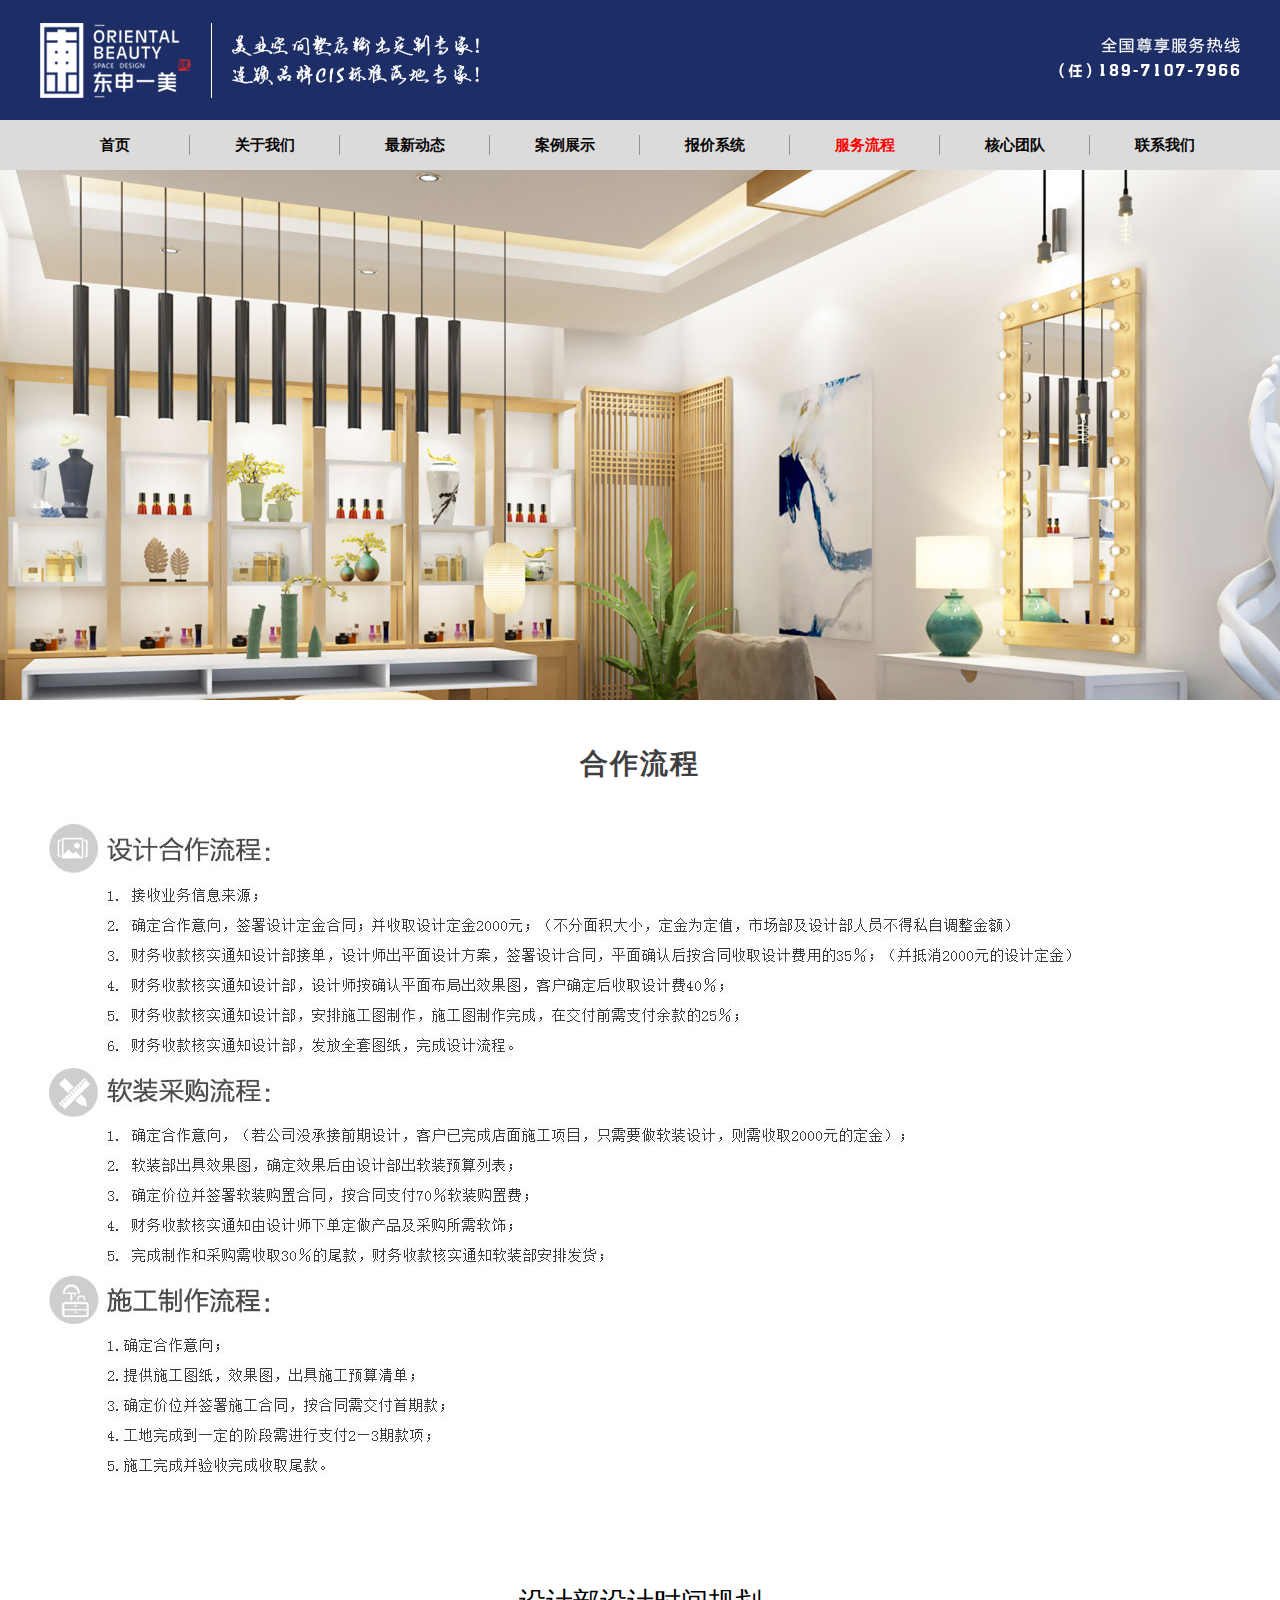
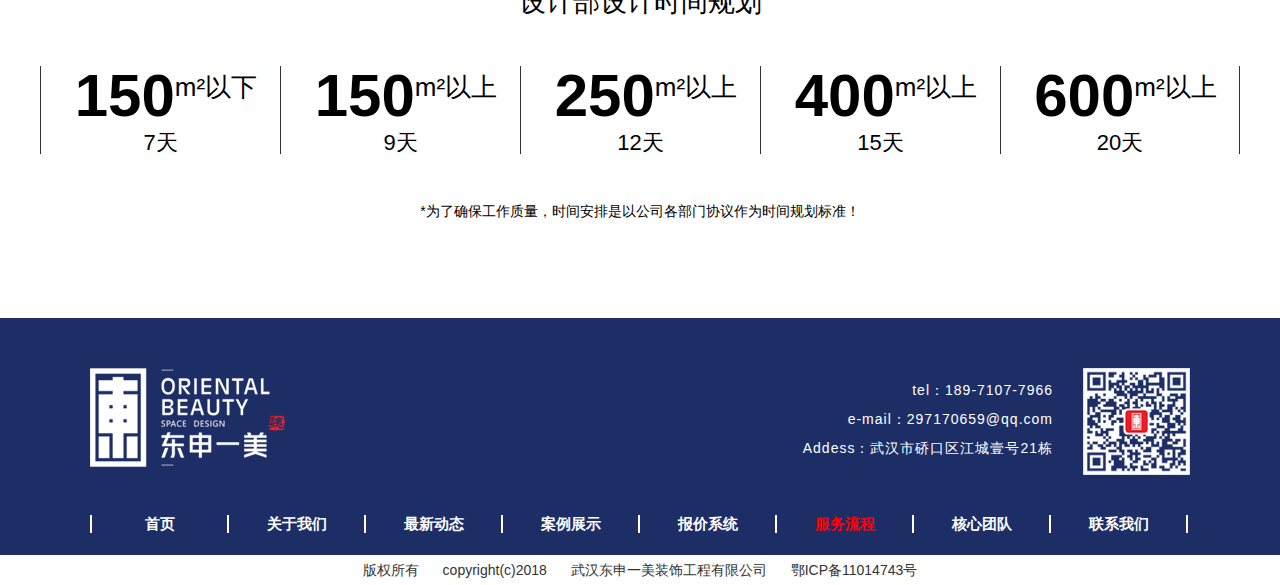
<file: services.html>
<!DOCTYPE html>
<html lang="en">

<head>
    <meta charset="UTF-8">
    <meta name="viewport" content="width=device-width, initial-scale=1, maximum-scale=1, user-scalable=no">
    <meta http-equiv="X-UA-Compatible" content="ie=edge">
    <meta name="format-detection" content="telephone=no" />
    <meta name="format-detection" content="email=no" />
    <title>东申一美</title>
    <meta name="description" content="东申一美">
    <meta name="keywords" content="东申一美">
    <meta name="author" content="qz">

    <link href="./image/icon.png" rel="icon" type="image/x-icon">
    <link href="./css/normalize.css" rel="stylesheet" />
    <link href="./css/hover.min.css" rel="stylesheet" />
    <link href="./css/animate.css" rel="stylesheet" />
    <link href="./js/layui/css/layui.css" rel="stylesheet">
    <link href="./css/common.css" rel="stylesheet" />
    <link href="./css/services.css" rel="stylesheet" />
</head>

<body>
    <div class="layout-header">
        <div class="header-top cl">
            <div class="header-logo">
                <img src="./image/logo.png" alt="">
            </div>
            <div class="header-slogan">
                <img src="./image/topkouhao.png" alt="">
            </div>
            <div class="header-tel">
                <img src="./image/toptel.png" alt="">
            </div>
        </div>
        <div class="header-nav">
            <ul class="navbox">
                <a href="./index.html" target="_self">
                    <li class="navitem">首页</li>
                </a>
                <a href="./aboutus.html" target="_self">
                    <li class="navitem">关于我们</li>
                </a>
                <a href="./news.html" target="_self">
                    <li class="navitem">最新动态</li>
                </a>
                <a href="./case.html" target="_self">
                    <li class="navitem">案例展示</li>
                </a>
                <a href="./price.html" target="_self">
                    <li class="navitem">报价系统</li>
                </a>
                <a href="./services.html" target="_self">
                    <li class="navitem navselected">服务流程</li>
                </a>
                <a href="./team.html" target="_self">
                    <li class="navitem">核心团队</li>
                </a>
                <a href="./contactus.html" target="_self">
                    <li class="navitem">联系我们</li>
                </a>
            </ul>
        </div>
    </div>
    <div class="banner-panel">
        <div style="background-image:url('./image/banner-news.jpg')"></div>
    </div>
    <div class="layout-content services-panel cl">
        <div class="model-title text-c">
            <span>合作流程</span>
        </div>
        <div class="services-content">
            <img class="flowimg" src="/image/servicesflow.jpg" alt="">
            <!-- <div class="services-item">
                <div class="services-title title-icon1">设计合作流程：</div>
                <p>1. 接收业务信息来源；</p>
                <p>2. 确定合作意向，签署设计定金合同；并收取设计定金2000元；（不分面积大小，定金为定值，市场部及设计部人员不得私自调整金额）</p>
                <p>3. 财务收款核实通知设计部接单，设计师出平面设计方案，签署设计合同，平面确认后按合同收取设计费用的35％；（并抵消2000元的设计定金）</p>
                <p>4. 财务收款核实通知设计部，设计师按确认平面布局出效果图，客户确定后收取设计费40％；</p>
                <p>5. 财务收款核实通知设计部，安排施工图制作，施工图制作完成，在交付前需支付余款的25％；</p>
                <p>6. 财务收款核实通知设计部，发放全套图纸，完成设计流程。</p>
            </div>
            <div class="services-item">
                <div class="services-title title-icon2">软装采购流程：</div>
                <p>1. 确定合作意向，（若公司没承接前期设计，客户已完成店面施工项目，只需要做软装设计，则需收取2000元的定金）；</p>
                <p>2. 软装部出具效果图，确定效果后由设计部出软装预算列表；</p>
                <p>3. 确定价位并签署软装购置合同，按合同支付70％软装购置费；</p>
                <p>4. 财务收款核实通知由设计师下单定做产品及采购所需软饰；</p>
                <p>5. 完成制作和采购需收取30％的尾款，财务收款核实通知软装部安排发货；</p>
            </div>
            <div class="services-item">
                <div class="services-title title-icon3">软装采购流程：</div>
                <p>1.确定合作意向；</p>
                <p>2.提供施工图纸，效果图，出具施工预算清单；</p>
                <p>3.确定价位并签署施工合同，按合同需交付首期款；</p>
                <p>4.工地完成到一定的阶段需进行支付2—3期款项；</p>
                <p>5.施工完成并验收完成收取尾款。</p>
            </div> -->

            <div class="services-timetitle">
                设计部设计时间规划
            </div>
            <div class="cl">
                <div class="services-timeitem">
                    <div class="mianji">150</div>
                    <div class="danwei">m²以下</div>
                    <div class="day">7天</div>
                </div>
                <div class="services-timeitem">

                    <div class="mianji">150</div>
                    <div class="danwei">m²以上</div>
                    <div class="day">9天</div>
                </div>
                <div class="services-timeitem">

                    <div class="mianji">250</div>
                    <div class="danwei">m²以上</div>
                    <div class="day">12天</div>
                </div>
                <div class="services-timeitem">
                    <div class="mianji">400</div>
                    <div class="danwei">m²以上</div>
                    <div class="day">15天</div>
                </div>
                <div class="services-timeitem">
                    <div class="mianji">600</div>
                    <div class="danwei">m²以上</div>
                    <div class="day">20天</div>
                </div>
            </div>
            <div class="services-timetips">
                *为了确保工作质量，时间安排是以公司各部门协议作为时间规划标准！
            </div>
        </div>
    </div>


    <div class="layout-footer">
        <div class="footer-content cl">
            <div class="footer-logo">
                <img src="./image/logo-footer.png" alt="">
            </div>
            <div class="footer-address">
                <div class="footer-qrcode">
                    <img src="./image/QRcode.png" alt="">
                </div>
                <div class="address-text">
                    <p>tel：189-7107-7966</p>
                    <p>e-mail：297170659@qq.com</p>
                    <p>Addess：武汉市硚口区江城壹号21栋</p>
                </div>
            </div>
        </div>
        <div class="footer-nav">
            <ul class="navbox">
                <a href="./index.html" target="_self">
                    <li class="navitem">首页</li>
                </a>
                <a href="./aboutus.html" target="_self">
                    <li class="navitem">关于我们</li>
                </a>
                <a href="./news.html" target="_self">
                    <li class="navitem">最新动态</li>
                </a>
                <a href="./case.html" target="_self">
                    <li class="navitem">案例展示</li>
                </a>
                <a href="./price.html" target="_self">
                    <li class="navitem">报价系统</li>
                </a>
                <a href="./services.html" target="_self">
                    <li class="navitem navselected">服务流程</li>
                </a>
                <a href="./team.html" target="_self">
                    <li class="navitem">核心团队</li>
                </a>
                <a href="./contactus.html" target="_self">
                    <li class="navitem">联系我们</li>
                </a>
            </ul>
        </div>
        <div class="footer-copy">
            版权所有
            <span class="pl-20"></span>copyright(c)2018
            <span class="pl-20"></span>武汉东申一美装饰工程有限公司
            <span class="pl-20"></span>鄂ICP备11014743号
        </div>
    </div>
</body>

</html>
</file>
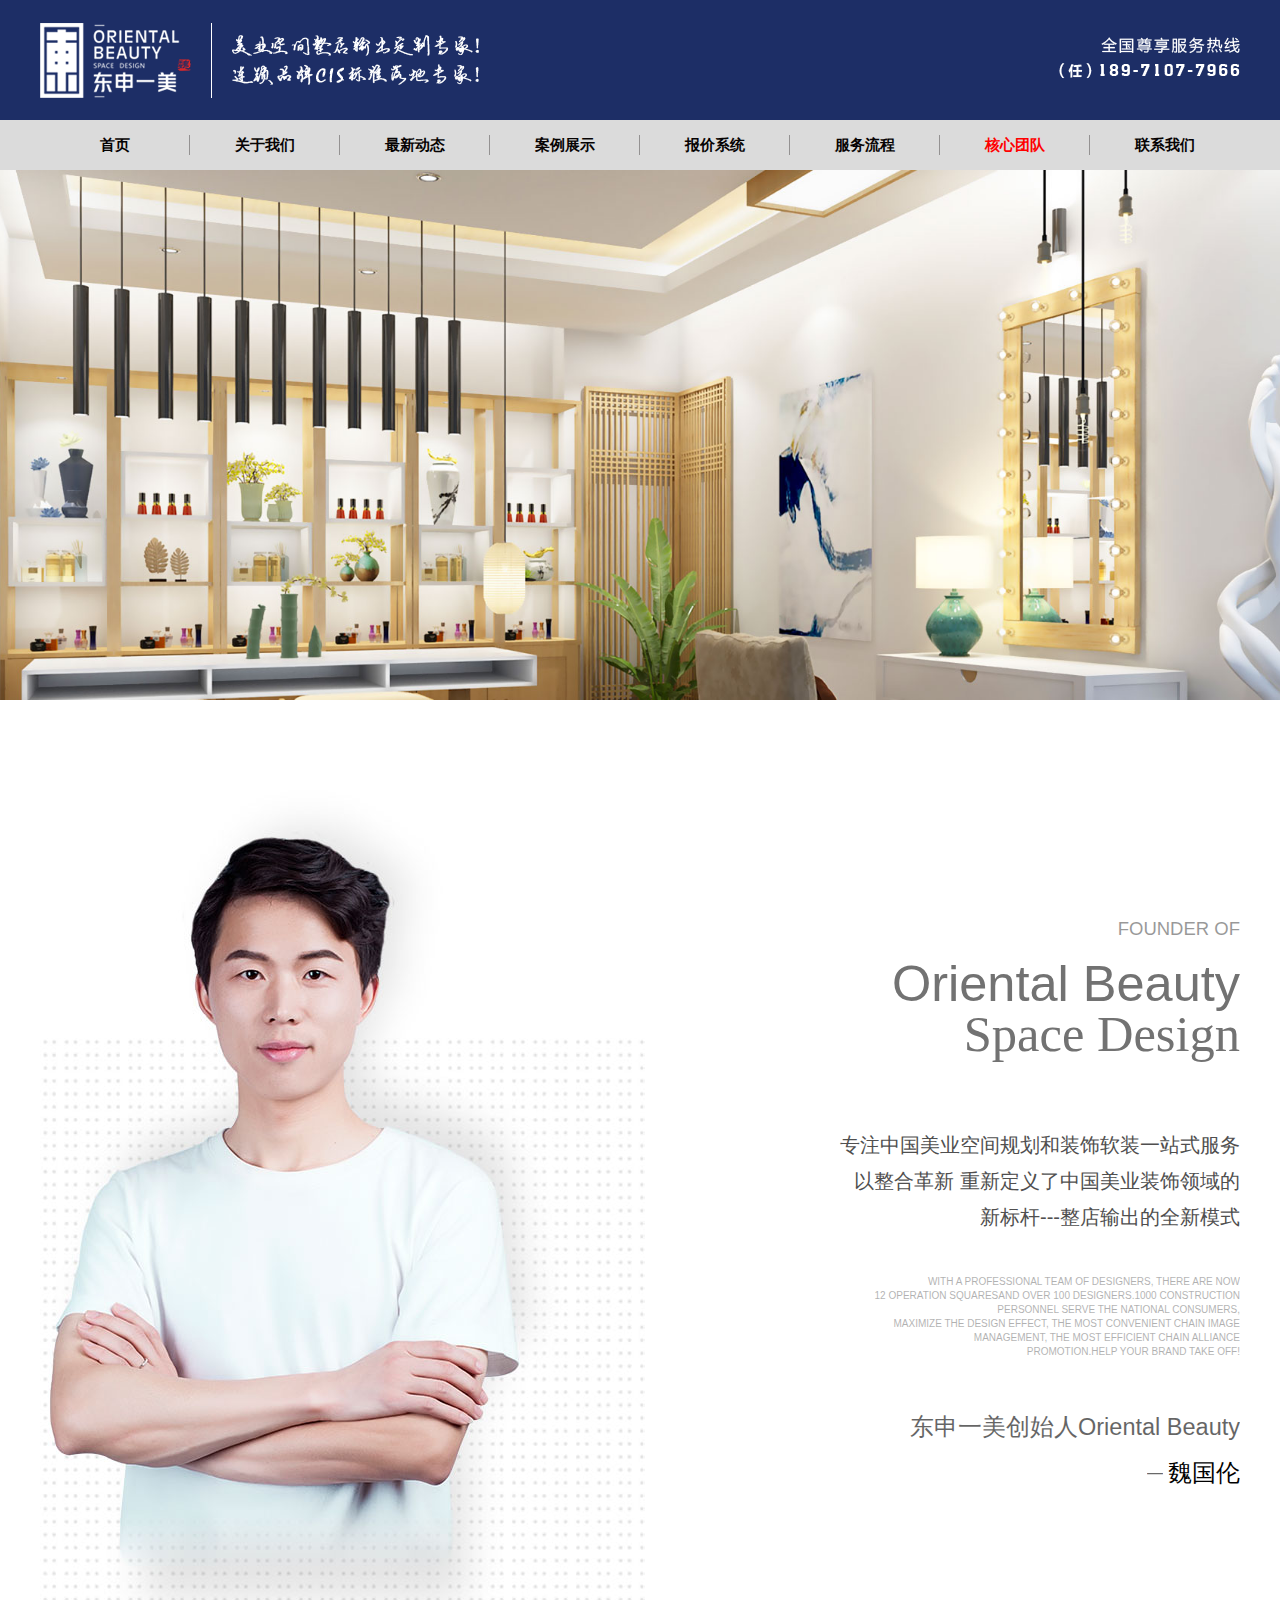
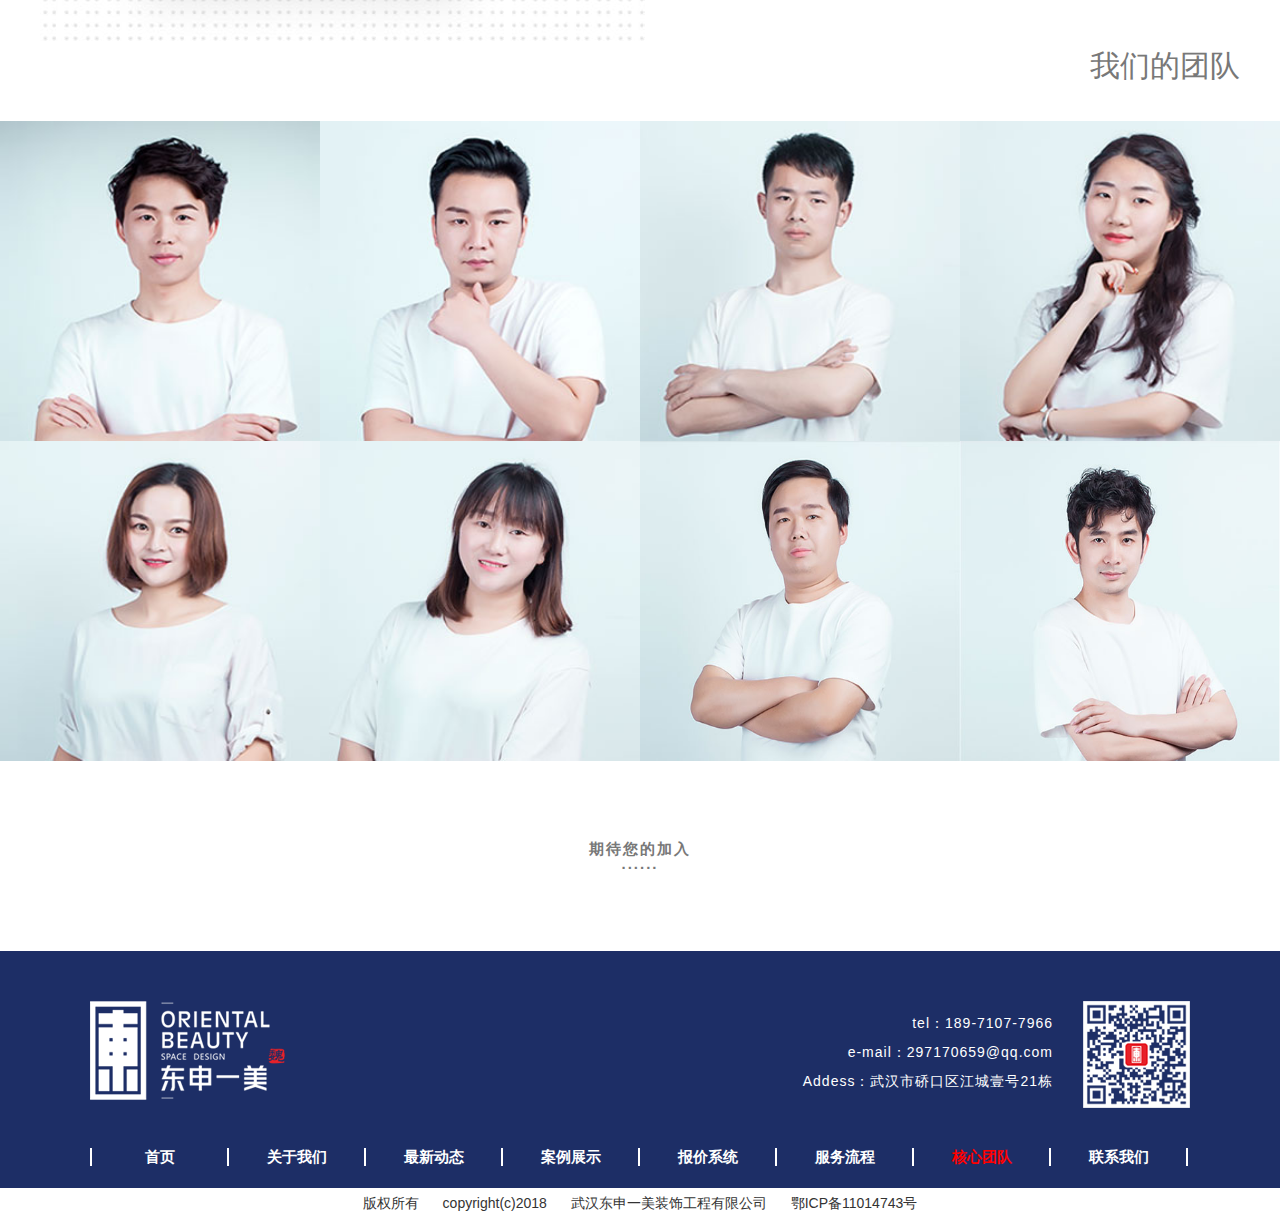
<file: team.html>
<!DOCTYPE html>
<html lang="en">

<head>
    <meta charset="UTF-8">
    <meta name="viewport" content="width=device-width, initial-scale=1, maximum-scale=1, user-scalable=no">
    <meta http-equiv="X-UA-Compatible" content="ie=edge">
    <meta name="format-detection" content="telephone=no" />
    <meta name="format-detection" content="email=no" />
    <title>东申一美</title>
    <meta name="description" content="东申一美">
    <meta name="keywords" content="东申一美">
    <meta name="author" content="qz">

    <link href="./image/icon.png" rel="icon" type="image/x-icon">
    <link href="./css/normalize.css" rel="stylesheet" />
    <link href="./css/hover.min.css" rel="stylesheet" />
    <link href="./css/animate.css" rel="stylesheet" />
    <link href="./js/layui/css/layui.css" rel="stylesheet">
    <link href="./css/common.css" rel="stylesheet" />
    <link href="./css/team.css" rel="stylesheet" />
</head>

<body>
    <div class="layout-header">
        <div class="header-top cl">
            <div class="header-logo">
                <img src="./image/logo.png" alt="">
            </div>
            <div class="header-slogan">
                <img src="./image/topkouhao.png" alt="">
            </div>
            <div class="header-tel">
                <img src="./image/toptel.png" alt="">
            </div>
        </div>
        <div class="header-nav">
            <ul class="navbox">
                <a href="./index.html" target="_self">
                    <li class="navitem">首页</li>
                </a>
                <a href="./aboutus.html" target="_self">
                    <li class="navitem">关于我们</li>
                </a>
                <a href="./news.html" target="_self">
                    <li class="navitem">最新动态</li>
                </a>
                <a href="./case.html" target="_self">
                    <li class="navitem">案例展示</li>
                </a>
                <a href="./price.html" target="_self">
                    <li class="navitem">报价系统</li>
                </a>
                <a href="./services.html" target="_self">
                    <li class="navitem">服务流程</li>
                </a>
                <a href="./team.html" target="_self">
                    <li class="navitem navselected">核心团队</li>
                </a>
                <a href="./contactus.html" target="_self">
                    <li class="navitem">联系我们</li>
                </a>
            </ul>
        </div>
    </div>
    <div class="banner-panel">
        <div style="background-image:url('./image/banner-news.jpg')"></div>
    </div>
    <div class="teamlist-panel cl">
        <div class="layout-content lender-panel cl">
            <div class="lender-col-left">
                <img src="./image/teamhx.jpg" alt="">
            </div>
            <div class="lender-col-right text-r">
                <p class="lender-text1">founder of</p>
                <p class="lender-text2">Oriental Beauty</p>
                <p class="lender-text3">Space Design</p>
                <p class="lender-text4 mt-67">专注中国美业空间规划和装饰软装一站式服务</p>
                <p class="lender-text4">以整合革新 重新定义了中国美业装饰领域的</p>
                <p class="lender-text4">新标杆---整店输出的全新模式</p>
                <p class="lender-text5 mt-40">With a professional team of designers, there are now</p>
                <p class="lender-text5">12 operation squaresand over 100 designers.1000 construction</p>
                <p class="lender-text5">personnel serve the national consumers,</p>
                <p class="lender-text5">maximize the design effect, the most convenient chain image</p>
                <p class="lender-text5">management, the most efficient chain alliance</p>
                <p class="lender-text5">promotion.Help your brand take off!</p>
                <p class="lender-text6">东申一美创始人Oriental Beauty</p>
                <p class="lender-text7">
                    <span class="lender-n">—</span>魏国伦</p>
            </div>
        </div>

        <div class="layout-content team-page-title">
            我们的团队
        </div>
        <div class="team-panel cl">
            <div class="team-boxlist cl">
                <div class="team-item">
                    <div class="team-img-box aspectration" data-ratio="480:480">
                        <img class="team-img" src="./image/huser1.jpg" alt="">
                    </div>
                    <!-- hover层 -->
                    <div class="team-img-content" style="display:none;">
                        <p class="team-name">ANDY</p>
                        <p class="team-job">效果图设计师</p>
                        <p class="team-year">从事室内设计8年</p>
                    </div>
                    <!-- 详情层 -->
                    <div class="team-member-box cl" style="display:none;">
                        <div class="member-box-left">
                            <img class="member-img" src="./image/huser1.jpg" alt="">
                        </div>
                        <div class="member-box-right">
                            <div class="member-log">
                                <img src="./image/logo.png" alt="">
                            </div>
                            <div class="member-close"></div>
                            <div class="member-name mt-20">
                                <span class="member-label">姓名：</span>张彭进
                            </div>
                            <div class="member-job">
                                <span class="member-label">职位：</span>设计总监</div>
                            <div class="member-memo">
                                <span class="member-label">简介：</span>一位在室内设计领域沉淀了十数年的设计师/有着丰富的设计经验/风格为客户喜欢.....</div>

                            <div class="member-shanc">
                                <span class="member-label">擅长空间：</span>美容、美发、酒店、办公、餐饮、水果店</div>

                            <div class="member-case-title">案例作品：</div>
                            <div class="member-case-list">
                                <div class="member-case-item">
                                    东申一美专营店
                                </div>
                                <div class="member-case-item">
                                    东申一美专营店
                                </div>
                                <div class="member-case-item">
                                    东申一美专营店
                                </div>
                                <div class="member-case-item">
                                    东申一美专营店
                                </div>
                                <div class="member-case-item">
                                    东申一美专营店
                                </div>
                                <div class="member-case-item">
                                    东申一美专营店
                                </div>
                                <div class="member-case-item">
                                    东申一美专营店
                                </div>
                                <div class="member-case-item">
                                    东申一美专营店
                                </div>
                                <div class="member-case-item">
                                    东申一美专营店
                                </div>
                                <div class="member-case-item">
                                    东申一美专营店
                                </div>
                                <div class="member-case-item">
                                    东申一美专营店
                                </div>
                                <div class="member-case-item">
                                    东申一美专营店
                                </div>
                                <div class="member-case-item">
                                    东申一美专营店
                                </div>
                                <div class="member-case-item">
                                    东申一美专营店
                                </div>
                                <div class="member-case-item">
                                    东申一美专营店
                                </div>
                                <div class="member-case-item">
                                    东申一美专营店
                                </div>
                                <div class="member-case-item">
                                    东申一美专营店
                                </div>
                                <div class="member-case-item">
                                    东申一美专营店
                                </div>
                                <div class="member-case-item">
                                    东申一美专营店
                                </div>
                                <div class="member-case-item">
                                    东申一美专营店
                                </div>
                            </div>
                        </div>
                    </div>
                </div>
                <div class="team-item">
                    <div class="team-img-box aspectration" data-ratio="480:480">
                        <img class="team-img" src="./image/huser2.jpg" alt="">
                    </div>
                    <!-- hover层 -->
                    <div class="team-img-content" style="display:none;">
                        <p class="team-name">ANDY</p>
                        <p class="team-job">效果图设计师</p>
                        <p class="team-year">从事室内设计8年</p>
                    </div>
                    <!-- 详情层 -->
                    <div class="team-member-box cl" style="display:none;">
                        <div class="member-box-left">
                            <img class="member-img" src="./image/huser1.jpg" alt="">
                        </div>
                        <div class="member-box-right">
                            <div class="member-log">
                                <img src="./image/logo.png" alt="">
                            </div>
                            <div class="member-close"></div>
                            <div class="member-name mt-20">
                                <span class="member-label">姓名：</span>张彭进
                            </div>
                            <div class="member-job">
                                <span class="member-label">职位：</span>设计总监</div>
                            <div class="member-memo">
                                <span class="member-label">简介：</span>一位在室内设计领域沉淀了十数年的设计师/有着丰富的设计经验/风格为客户喜欢.....</div>

                            <div class="member-shanc">
                                <span class="member-label">擅长空间：</span>美容、美发、酒店、办公、餐饮、水果店</div>

                            <div class="member-case-title">案例作品：</div>
                            <div class="member-case-list">
                                <div class="member-case-item">
                                    东申一美专营店
                                </div>
                                <div class="member-case-item">
                                    东申一美专营店
                                </div>
                                <div class="member-case-item">
                                    东申一美专营店
                                </div>
                                <div class="member-case-item">
                                    东申一美专营店
                                </div>
                                <div class="member-case-item">
                                    东申一美专营店
                                </div>
                                <div class="member-case-item">
                                    东申一美专营店
                                </div>
                                <div class="member-case-item">
                                    东申一美专营店
                                </div>
                                <div class="member-case-item">
                                    东申一美专营店
                                </div>
                                <div class="member-case-item">
                                    东申一美专营店
                                </div>
                                <div class="member-case-item">
                                    东申一美专营店
                                </div>
                            </div>
                        </div>
                    </div>
                </div>
                <div class="team-item">
                    <div class="team-img-box aspectration" data-ratio="480:480">
                        <img class="team-img" src="./image/huser3.jpg" alt="">
                    </div>
                    <!-- hover层 -->
                    <div class="team-img-content" style="display:none;">
                        <p class="team-name">ANDY</p>
                        <p class="team-job">效果图设计师</p>
                        <p class="team-year">从事室内设计8年</p>
                    </div>
                    <!-- 详情层 -->
                    <div class="team-member-box cl" style="display:none;">
                        <div class="member-box-left">
                            <img class="member-img" src="./image/huser1.jpg" alt="">
                        </div>
                        <div class="member-box-right">
                            <div class="member-log">
                                <img src="./image/logo.png" alt="">
                            </div>
                            <div class="member-close"></div>
                            <div class="member-name mt-20">
                                <span class="member-label">姓名：</span>张彭进
                            </div>
                            <div class="member-job">
                                <span class="member-label">职位：</span>设计总监</div>
                            <div class="member-memo">
                                <span class="member-label">简介：</span>一位在室内设计领域沉淀了十数年的设计师/有着丰富的设计经验/风格为客户喜欢.....</div>

                            <div class="member-shanc">
                                <span class="member-label">擅长空间：</span>美容、美发、酒店、办公、餐饮、水果店</div>

                            <div class="member-case-title">案例作品：</div>
                            <div class="member-case-list">
                                <div class="member-case-item">
                                    东申一美专营店
                                </div>
                                <div class="member-case-item">
                                    东申一美专营店
                                </div>
                                <div class="member-case-item">
                                    东申一美专营店
                                </div>
                                <div class="member-case-item">
                                    东申一美专营店
                                </div>
                                <div class="member-case-item">
                                    东申一美专营店
                                </div>
                                <div class="member-case-item">
                                    东申一美专营店
                                </div>
                                <div class="member-case-item">
                                    东申一美专营店
                                </div>
                                <div class="member-case-item">
                                    东申一美专营店
                                </div>
                                <div class="member-case-item">
                                    东申一美专营店
                                </div>
                                <div class="member-case-item">
                                    东申一美专营店
                                </div>
                            </div>
                        </div>
                    </div>
                </div>
                <div class="team-item">
                    <div class="team-img-box aspectration" data-ratio="480:480">
                        <img class="team-img" src="./image/huser4.jpg" alt="">
                    </div>
                    <!-- hover层 -->
                    <div class="team-img-content" style="display:none;">
                        <p class="team-name">ANDY</p>
                        <p class="team-job">效果图设计师</p>
                        <p class="team-year">从事室内设计8年</p>
                    </div>
                    <!-- 详情层 -->
                    <div class="team-member-box cl" style="display:none;">
                        <div class="member-box-left">
                            <img class="member-img" src="./image/huser1.jpg" alt="">
                        </div>
                        <div class="member-box-right">
                            <div class="member-log">
                                <img src="./image/logo.png" alt="">
                            </div>
                            <div class="member-close"></div>
                            <div class="member-name mt-20">
                                <span class="member-label">姓名：</span>张彭进
                            </div>
                            <div class="member-job">
                                <span class="member-label">职位：</span>设计总监</div>
                            <div class="member-memo">
                                <span class="member-label">简介：</span>一位在室内设计领域沉淀了十数年的设计师/有着丰富的设计经验/风格为客户喜欢.....</div>

                            <div class="member-shanc">
                                <span class="member-label">擅长空间：</span>美容、美发、酒店、办公、餐饮、水果店</div>

                            <div class="member-case-title">案例作品：</div>
                            <div class="member-case-list">
                                <div class="member-case-item">
                                    东申一美专营店
                                </div>
                                <div class="member-case-item">
                                    东申一美专营店
                                </div>
                                <div class="member-case-item">
                                    东申一美专营店
                                </div>
                                <div class="member-case-item">
                                    东申一美专营店
                                </div>
                                <div class="member-case-item">
                                    东申一美专营店
                                </div>
                                <div class="member-case-item">
                                    东申一美专营店
                                </div>
                                <div class="member-case-item">
                                    东申一美专营店
                                </div>
                                <div class="member-case-item">
                                    东申一美专营店
                                </div>
                                <div class="member-case-item">
                                    东申一美专营店
                                </div>
                                <div class="member-case-item">
                                    东申一美专营店
                                </div>
                            </div>
                        </div>
                    </div>
                </div>
                <div class="team-item">
                    <div class="team-img-box aspectration" data-ratio="480:480">
                        <img class="team-img" src="./image/huser5.jpg" alt="">
                    </div>
                    <!-- hover层 -->
                    <div class="team-img-content" style="display:none;">
                        <p class="team-name">ANDY</p>
                        <p class="team-job">效果图设计师</p>
                        <p class="team-year">从事室内设计8年</p>
                    </div>
                    <!-- 详情层 -->
                    <div class="team-member-box cl" style="display:none;">
                        <div class="member-box-left">
                            <img class="member-img" src="./image/huser1.jpg" alt="">
                        </div>
                        <div class="member-box-right">
                            <div class="member-log">
                                <img src="./image/logo.png" alt="">
                            </div>
                            <div class="member-close"></div>
                            <div class="member-name mt-20">
                                <span class="member-label">姓名：</span>张彭进
                            </div>
                            <div class="member-job">
                                <span class="member-label">职位：</span>设计总监</div>
                            <div class="member-memo">
                                <span class="member-label">简介：</span>一位在室内设计领域沉淀了十数年的设计师/有着丰富的设计经验/风格为客户喜欢.....</div>

                            <div class="member-shanc">
                                <span class="member-label">擅长空间：</span>美容、美发、酒店、办公、餐饮、水果店</div>

                            <div class="member-case-title">案例作品：</div>
                            <div class="member-case-list">
                                <div class="member-case-item">
                                    东申一美专营店
                                </div>
                                <div class="member-case-item">
                                    东申一美专营店
                                </div>
                                <div class="member-case-item">
                                    东申一美专营店
                                </div>
                                <div class="member-case-item">
                                    东申一美专营店
                                </div>
                                <div class="member-case-item">
                                    东申一美专营店
                                </div>
                                <div class="member-case-item">
                                    东申一美专营店
                                </div>
                                <div class="member-case-item">
                                    东申一美专营店
                                </div>
                                <div class="member-case-item">
                                    东申一美专营店
                                </div>
                                <div class="member-case-item">
                                    东申一美专营店
                                </div>
                                <div class="member-case-item">
                                    东申一美专营店
                                </div>
                            </div>
                        </div>
                    </div>
                </div>
                <div class="team-item">
                    <div class="team-img-box aspectration" data-ratio="480:480">
                        <img class="team-img" src="./image/huser6.jpg" alt="">
                    </div>
                    <!-- hover层 -->
                    <div class="team-img-content" style="display:none;">
                        <p class="team-name">ANDY</p>
                        <p class="team-job">效果图设计师</p>
                        <p class="team-year">从事室内设计8年</p>
                    </div>
                    <!-- 详情层 -->
                    <div class="team-member-box cl" style="display:none;">
                        <div class="member-box-left">
                            <img class="member-img" src="./image/huser1.jpg" alt="">
                        </div>
                        <div class="member-box-right">
                            <div class="member-log">
                                <img src="./image/logo.png" alt="">
                            </div>
                            <div class="member-close"></div>
                            <div class="member-name mt-20">
                                <span class="member-label">姓名：</span>张彭进
                            </div>
                            <div class="member-job">
                                <span class="member-label">职位：</span>设计总监</div>
                            <div class="member-memo">
                                <span class="member-label">简介：</span>一位在室内设计领域沉淀了十数年的设计师/有着丰富的设计经验/风格为客户喜欢.....</div>

                            <div class="member-shanc">
                                <span class="member-label">擅长空间：</span>美容、美发、酒店、办公、餐饮、水果店</div>

                            <div class="member-case-title">案例作品：</div>
                            <div class="member-case-list">
                                <div class="member-case-item">
                                    东申一美专营店
                                </div>
                                <div class="member-case-item">
                                    东申一美专营店
                                </div>
                                <div class="member-case-item">
                                    东申一美专营店
                                </div>
                                <div class="member-case-item">
                                    东申一美专营店
                                </div>
                                <div class="member-case-item">
                                    东申一美专营店
                                </div>
                                <div class="member-case-item">
                                    东申一美专营店
                                </div>
                                <div class="member-case-item">
                                    东申一美专营店
                                </div>
                                <div class="member-case-item">
                                    东申一美专营店
                                </div>
                                <div class="member-case-item">
                                    东申一美专营店
                                </div>
                                <div class="member-case-item">
                                    东申一美专营店
                                </div>
                            </div>
                        </div>
                    </div>
                </div>
                <div class="team-item">
                    <div class="team-img-box aspectration" data-ratio="480:480">
                        <img class="team-img" src="./image/huser7.jpg" alt="">
                    </div>
                    <!-- hover层 -->
                    <div class="team-img-content" style="display:none;">
                        <p class="team-name">ANDY</p>
                        <p class="team-job">效果图设计师</p>
                        <p class="team-year">从事室内设计8年</p>
                    </div>
                    <!-- 详情层 -->
                    <div class="team-member-box cl" style="display:none;">
                        <div class="member-box-left">
                            <img class="member-img" src="./image/huser1.jpg" alt="">
                        </div>
                        <div class="member-box-right">
                            <div class="member-log">
                                <img src="./image/logo.png" alt="">
                            </div>
                            <div class="member-close"></div>
                            <div class="member-name mt-20">
                                <span class="member-label">姓名：</span>张彭进
                            </div>
                            <div class="member-job">
                                <span class="member-label">职位：</span>设计总监</div>
                            <div class="member-memo">
                                <span class="member-label">简介：</span>一位在室内设计领域沉淀了十数年的设计师/有着丰富的设计经验/风格为客户喜欢.....</div>

                            <div class="member-shanc">
                                <span class="member-label">擅长空间：</span>美容、美发、酒店、办公、餐饮、水果店</div>

                            <div class="member-case-title">案例作品：</div>
                            <div class="member-case-list">
                                <div class="member-case-item">
                                    东申一美专营店
                                </div>
                                <div class="member-case-item">
                                    东申一美专营店
                                </div>
                                <div class="member-case-item">
                                    东申一美专营店
                                </div>
                                <div class="member-case-item">
                                    东申一美专营店
                                </div>
                                <div class="member-case-item">
                                    东申一美专营店
                                </div>
                                <div class="member-case-item">
                                    东申一美专营店
                                </div>
                                <div class="member-case-item">
                                    东申一美专营店
                                </div>
                                <div class="member-case-item">
                                    东申一美专营店
                                </div>
                                <div class="member-case-item">
                                    东申一美专营店
                                </div>
                                <div class="member-case-item">
                                    东申一美专营店
                                </div>
                            </div>
                        </div>
                    </div>
                </div>
                <div class="team-item">
                    <div class="team-img-box aspectration" data-ratio="480:480">
                        <img class="team-img" src="./image/huser8.jpg" alt="">
                    </div>
                    <!-- hover层 -->
                    <div class="team-img-content" style="display:none;">
                        <p class="team-name">ANDY</p>
                        <p class="team-job">效果图设计师</p>
                        <p class="team-year">从事室内设计8年</p>
                    </div>
                    <!-- 详情层 -->
                    <div class="team-member-box cl" style="display:none;">
                        <div class="member-box-left">
                            <img class="member-img" src="./image/huser1.jpg" alt="">
                        </div>
                        <div class="member-box-right">
                            <div class="member-log">
                                <img src="./image/logo.png" alt="">
                            </div>
                            <div class="member-close"></div>
                            <div class="member-name mt-20">
                                <span class="member-label">姓名：</span>张彭进
                            </div>
                            <div class="member-job">
                                <span class="member-label">职位：</span>设计总监</div>
                            <div class="member-memo">
                                <span class="member-label">简介：</span>一位在室内设计领域沉淀了十数年的设计师/有着丰富的设计经验/风格为客户喜欢.....</div>

                            <div class="member-shanc">
                                <span class="member-label">擅长空间：</span>美容、美发、酒店、办公、餐饮、水果店</div>

                            <div class="member-case-title">案例作品：</div>
                            <div class="member-case-list">
                                <div class="member-case-item">
                                    东申一美专营店
                                </div>
                                <div class="member-case-item">
                                    东申一美专营店
                                </div>
                                <div class="member-case-item">
                                    东申一美专营店
                                </div>
                                <div class="member-case-item">
                                    东申一美专营店
                                </div>
                                <div class="member-case-item">
                                    东申一美专营店
                                </div>
                                <div class="member-case-item">
                                    东申一美专营店
                                </div>
                                <div class="member-case-item">
                                    东申一美专营店
                                </div>
                                <div class="member-case-item">
                                    东申一美专营店
                                </div>
                                <div class="member-case-item">
                                    东申一美专营店
                                </div>
                                <div class="member-case-item">
                                    东申一美专营店
                                </div>
                            </div>
                        </div>
                    </div>
                </div>
            </div>
        </div>

    </div>
    </div>

    <div class="team-join">
        <p>期待您的加入</p>
        <p>......</p>
    </div>
    </div>


    <div class="layout-footer">
        <div class="footer-content cl">
            <div class="footer-logo">
                <img src="./image/logo-footer.png" alt="">
            </div>
            <div class="footer-address">
                <div class="footer-qrcode">
                    <img src="./image/QRcode.png" alt="">
                </div>
                <div class="address-text">
                    <p>tel：189-7107-7966</p>
                    <p>e-mail：297170659@qq.com</p>
                    <p>Addess：武汉市硚口区江城壹号21栋</p>
                </div>
            </div>
        </div>
        <div class="footer-nav">
            <ul class="navbox">
                <a href="./index.html" target="_self">
                    <li class="navitem">首页</li>
                </a>
                <a href="./aboutus.html" target="_self">
                    <li class="navitem">关于我们</li>
                </a>
                <a href="./news.html" target="_self">
                    <li class="navitem">最新动态</li>
                </a>
                <a href="./case.html" target="_self">
                    <li class="navitem">案例展示</li>
                </a>
                <a href="./price.html" target="_self">
                    <li class="navitem">报价系统</li>
                </a>
                <a href="./services.html" target="_self">
                    <li class="navitem">服务流程</li>
                </a>
                <a href="./team.html" target="_self">
                    <li class="navitem navselected">核心团队</li>
                </a>
                <a href="./contactus.html" target="_self">
                    <li class="navitem">联系我们</li>
                </a>
            </ul>
        </div>
        <div class="footer-copy">
            版权所有
            <span class="pl-20"></span>copyright(c)2018
            <span class="pl-20"></span>武汉东申一美装饰工程有限公司
            <span class="pl-20"></span>鄂ICP备11014743号
        </div>
    </div>
    <script src="./js/jquery-2.1.4.min.js"></script>
    <script src="./js/layui/layui.js"></script>
    <script src="./js/jquery.blockUI.min.js"></script>
    <script>
        $(function () {
            $.blockUI.defaults.overlayCSS = {
                backgroundColor: '#000',
                opacity: 0.9,
                cursor: 'pointer'
            }

            // 遮罩
            var teambox = null;
            $('.team-img-box').hover(function () {
                // 处理鼠标移动频率过快
                if (teambox) {
                    $(teambox).unblock();
                }
                teambox = $(this);
                $(this).block({
                    message: $(this).parent().find(".team-img-content"),
                    css: {
                        border: '4px solid rgba(255, 255, 255,0.6)',
                        backgroundColor: 'transparent',
                        padding: '0',
                        cursor: 'pointer',
                        color: '#FFFFFF',
                        width: '190px',
                        height: '90px',
                        left: '41px'
                    }
                });

            }, function () {
                $(this).unblock();
            });
            $('.teamlist-panel').on('click', '.team-img-content', function () {
                $(teambox).unblock();
                $.blockUI({
                    message: $(teambox).parent().find(".team-member-box"),
                    css: {
                        border: '2px solid rgba(255, 255, 255,0.6)',
                        backgroundColor: 'transparent',
                        padding: '0',
                        cursor: 'pointer',
                        color: '#FFFFFF',
                        width: '1200px',
                        height: '560px',
                        top: '50%',
                        left: '50%',
                        marginLeft: '-602px',
                        marginTop: '-280px',
                        overflow: 'hidden'
                    }
                });
            })
            $('.member-close').click(function () {
                $.unblockUI();
            });
        });
    </script>
</body>

</html>
</file>
<file: js/layui/css/layui.css>
/** layui-v2.2.6 MIT License By https://www.layui.com */
 .layui-inline,img{display:inline-block;vertical-align:middle}h1,h2,h3,h4,h5,h6{font-weight:400}.layui-edge,.layui-header,.layui-inline,.layui-main{position:relative}.layui-btn,.layui-edge,.layui-inline,img{vertical-align:middle}.layui-btn,.layui-disabled,.layui-icon,.layui-unselect{-webkit-user-select:none;-ms-user-select:none;-moz-user-select:none}blockquote,body,button,dd,div,dl,dt,form,h1,h2,h3,h4,h5,h6,input,li,ol,p,pre,td,textarea,th,ul{margin:0;padding:0;-webkit-tap-highlight-color:rgba(0,0,0,0)}a:active,a:hover{outline:0}img{border:none}li{list-style:none}table{border-collapse:collapse;border-spacing:0}h4,h5,h6{font-size:100%}button,input,optgroup,option,select,textarea{font-family:inherit;font-size:inherit;font-style:inherit;font-weight:inherit;outline:0}pre{white-space:pre-wrap;white-space:-moz-pre-wrap;white-space:-pre-wrap;white-space:-o-pre-wrap;word-wrap:break-word}body{line-height:24px;font:14px Helvetica Neue,Helvetica,PingFang SC,\5FAE\8F6F\96C5\9ED1,Tahoma,Arial,sans-serif}hr{height:1px;margin:10px 0;border:0;clear:both}a{color:#333;text-decoration:none}a:hover{color:#777}a cite{font-style:normal;*cursor:pointer}.layui-border-box,.layui-border-box *{box-sizing:border-box}.layui-box,.layui-box *{box-sizing:content-box}.layui-clear{clear:both;*zoom:1}.layui-clear:after{content:'\20';clear:both;*zoom:1;display:block;height:0}.layui-inline{*display:inline;*zoom:1}.layui-edge{display:inline-block;width:0;height:0;border-width:6px;border-style:dashed;border-color:transparent;overflow:hidden}.layui-edge-top{top:-4px;border-bottom-color:#999;border-bottom-style:solid}.layui-edge-right{border-left-color:#999;border-left-style:solid}.layui-edge-bottom{top:2px;border-top-color:#999;border-top-style:solid}.layui-edge-left{border-right-color:#999;border-right-style:solid}.layui-elip{text-overflow:ellipsis;overflow:hidden;white-space:nowrap}.layui-disabled,.layui-disabled:hover{color:#d2d2d2!important;cursor:not-allowed!important}.layui-circle{border-radius:100%}.layui-show{display:block!important}.layui-hide{display:none!important}@font-face{font-family:layui-icon;src:url(../font/iconfont.eot?v=226_rc2);src:url(../font/iconfont.eot?v=226_rc2#iefix) format('embedded-opentype'),url(../font/iconfont.svg?v=226_rc2#iconfont) format('svg'),url(../font/iconfont.woff?v=226_rc2) format('woff'),url(../font/iconfont.ttf?v=226_rc2) format('truetype')}.layui-icon{font-family:layui-icon!important;font-size:16px;font-style:normal;-webkit-font-smoothing:antialiased;-moz-osx-font-smoothing:grayscale}.layui-icon-duihua:before{content:"\e611"}.layui-icon-shezhi:before{content:"\e614"}.layui-icon-yinshenim:before{content:"\e60f"}.layui-icon-search:before{content:"\e615"}.layui-icon-fenxiang1:before{content:"\e641"}.layui-icon-shezhi1:before{content:"\e620"}.layui-icon-yinqing:before{content:"\e628"}.layui-icon-close:before{content:"\1006"}.layui-icon-close-fill:before{content:"\1007"}.layui-icon-baobiao:before{content:"\e629"}.layui-icon-star:before{content:"\e600"}.layui-icon-yuandian:before{content:"\e617"}.layui-icon-chat:before{content:"\e606"}.layui-icon-logo:before{content:"\e609"}.layui-icon-list:before{content:"\e60a"}.layui-icon-tubiao:before{content:"\e62c"}.layui-icon-ok-circle:before{content:"\1005"}.layui-icon-huanfu2:before{content:"\e61b"}.layui-icon-On-line:before{content:"\e610"}.layui-icon-biaoge:before{content:"\e62d"}.layui-icon-right:before{content:"\e602"}.layui-icon-left:before{content:"\e603"}.layui-icon-cart-simple:before{content:"\e698"}.layui-icon-cry:before{content:"\e69c"}.layui-icon-smile:before{content:"\e6af"}.layui-icon-survey:before{content:"\e6b2"}.layui-icon-tree:before{content:"\e62e"}.layui-icon-iconfont17:before{content:"\e62f"}.layui-icon-tianjia:before{content:"\e61f"}.layui-icon-download-circle:before{content:"\e601"}.layui-icon-xuanzemoban48:before{content:"\e630"}.layui-icon-gongju:before{content:"\e631"}.layui-icon-face-surprised:before{content:"\e664"}.layui-icon-bianji:before{content:"\e642"}.layui-icon-speaker:before{content:"\e645"}.layui-icon-down:before{content:"\e61a"}.layui-icon-wenjian:before{content:"\e621"}.layui-icon-layouts:before{content:"\e632"}.layui-icon-duigou:before{content:"\e618"}.layui-icon-tianjia1:before{content:"\e608"}.layui-icon-yaoyaozhibofanye:before{content:"\e633"}.layui-icon-read:before{content:"\e705"}.layui-icon-404:before{content:"\e61c"}.layui-icon-lunbozutu:before{content:"\e634"}.layui-icon-help:before{content:"\e607"}.layui-icon-daima1:before{content:"\e635"}.layui-icon-jinshui:before{content:"\e636"}.layui-icon-username:before{content:"\e66f"}.layui-icon-find-fill:before{content:"\e670"}.layui-icon-about:before{content:"\e60b"}.layui-icon-location:before{content:"\e715"}.layui-icon-up:before{content:"\e619"}.layui-icon-pause:before{content:"\e651"}.layui-icon-riqi:before{content:"\e637"}.layui-icon-uploadfile:before{content:"\e61d"}.layui-icon-delete:before{content:"\e640"}.layui-icon-play:before{content:"\e652"}.layui-icon-top:before{content:"\e604"}.layui-icon-haoyouqingqiu:before{content:"\e612"}.layui-icon-refresh-3:before{content:"\e9aa"}.layui-icon-weibiaoti1:before{content:"\e605"}.layui-icon-chuangkou:before{content:"\e638"}.layui-icon-comiisbiaoqing:before{content:"\e60c"}.layui-icon-zhengque:before{content:"\e616"}.layui-icon-dollar:before{content:"\e659"}.layui-icon-iconfontwodehaoyou:before{content:"\e613"}.layui-icon-wenjianxiazai:before{content:"\e61e"}.layui-icon-tupian:before{content:"\e60d"}.layui-icon-lianjie:before{content:"\e64c"}.layui-icon-diamond:before{content:"\e735"}.layui-icon-jilu:before{content:"\e60e"}.layui-icon-liucheng:before{content:"\e622"}.layui-icon-fontstrikethrough:before{content:"\e64f"}.layui-icon-unlink:before{content:"\e64d"}.layui-icon-bianjiwenzi:before{content:"\e639"}.layui-icon-sanjiao:before{content:"\e623"}.layui-icon-danxuankuanghouxuan:before{content:"\e63f"}.layui-icon-danxuankuangxuanzhong:before{content:"\e643"}.layui-icon-juzhongduiqi:before{content:"\e647"}.layui-icon-youduiqi:before{content:"\e648"}.layui-icon-zuoduiqi:before{content:"\e649"}.layui-icon-gongsisvgtubiaozongji22:before{content:"\e626"}.layui-icon-gongsisvgtubiaozongji23:before{content:"\e627"}.layui-icon-refresh-2:before{content:"\1002"}.layui-icon-loading-1:before{content:"\e63e"}.layui-icon-return:before{content:"\e65c"}.layui-icon-jiacu:before{content:"\e62b"}.layui-icon-uploading:before{content:"\e67c"}.layui-icon-liaotianduihuaimgoutong:before{content:"\e63a"}.layui-icon-video:before{content:"\e6ed"}.layui-icon-headset:before{content:"\e6fc"}.layui-icon-wenjianjiafan:before{content:"\e624"}.layui-icon-shouji:before{content:"\e63b"}.layui-icon-tianjia2:before{content:"\e654"}.layui-icon-wenjianjia:before{content:"\e7a0"}.layui-icon-biaoqing:before{content:"\e650"}.layui-icon-html:before{content:"\e64b"}.layui-icon-biaodan:before{content:"\e63c"}.layui-icon-cart:before{content:"\e657"}.layui-icon-camera-fill:before{content:"\e65d"}.layui-icon-25:before{content:"\e62a"}.layui-icon-emwdaima:before{content:"\e64e"}.layui-icon-fire:before{content:"\e756"}.layui-icon-set:before{content:"\e716"}.layui-icon-zitixiahuaxian:before{content:"\e646"}.layui-icon-sanjiao1:before{content:"\e625"}.layui-icon-tips:before{content:"\e702"}.layui-icon-tupian-copy-copy:before{content:"\e64a"}.layui-icon-more-vertical:before{content:"\e671"}.layui-icon-zhuti2:before{content:"\e66c"}.layui-icon-loading:before{content:"\e63d"}.layui-icon-xieti:before{content:"\e644"}.layui-icon-refresh-1:before{content:"\e666"}.layui-icon-rmb:before{content:"\e65e"}.layui-icon-home:before{content:"\e68e"}.layui-icon-user:before{content:"\e770"}.layui-icon-notice:before{content:"\e667"}.layui-icon-login-weibo:before{content:"\e675"}.layui-icon-voice:before{content:"\e688"}.layui-icon-download:before{content:"\e681"}.layui-icon-login-qq:before{content:"\e676"}.layui-icon-snowflake:before{content:"\e6b1"}.layui-icon-yemian1:before{content:"\e655"}.layui-icon-template:before{content:"\e663"}.layui-icon-auz:before{content:"\e672"}.layui-icon-console:before{content:"\e665"}.layui-icon-app:before{content:"\e653"}.layui-icon-prev:before{content:"\e65a"}.layui-icon-website:before{content:"\e7ae"}.layui-icon-next:before{content:"\e65b"}.layui-icon-component:before{content:"\e857"}.layui-icon-more:before{content:"\e65f"}.layui-icon-login-wechat:before{content:"\e677"}.layui-icon-shrink-right:before{content:"\e668"}.layui-icon-spread-left:before{content:"\e66b"}.layui-icon-camera:before{content:"\e660"}.layui-icon-note:before{content:"\e66e"}.layui-icon-refresh:before{content:"\e669"}.layui-icon-nv:before{content:"\e661"}.layui-icon-nan:before{content:"\e662"}.layui-icon-password:before{content:"\e673"}.layui-icon-senior:before{content:"\e674"}.layui-icon-theme:before{content:"\e66a"}.layui-icon-tread:before{content:"\e6c5"}.layui-icon-praise:before{content:"\e6c6"}.layui-icon-star-fill:before{content:"\e658"}.layui-icon-template-1:before{content:"\e656"}.layui-icon-loading-2:before{content:"\e66d"}.layui-icon-vercode:before{content:"\e679"}.layui-icon-cellphone:before{content:"\e678"}.layui-main{width:1140px;margin:0 auto}.layui-header{z-index:1000;height:60px}.layui-header a:hover{transition:all .5s;-webkit-transition:all .5s}.layui-side{position:fixed;left:0;top:0;bottom:0;z-index:999;width:200px;overflow-x:hidden}.layui-side-scroll{position:relative;width:220px;height:100%;overflow-x:hidden}.layui-body{position:absolute;left:200px;right:0;top:0;bottom:0;z-index:998;width:auto;overflow:hidden;overflow-y:auto;box-sizing:border-box}.layui-layout-body{overflow:hidden}.layui-layout-admin .layui-header{background-color:#23262E}.layui-layout-admin .layui-side{top:60px;width:200px;overflow-x:hidden}.layui-layout-admin .layui-body{top:60px;bottom:44px}.layui-layout-admin .layui-main{width:auto;margin:0 15px}.layui-layout-admin .layui-footer{position:fixed;left:200px;right:0;bottom:0;height:44px;line-height:44px;padding:0 15px;background-color:#eee}.layui-layout-admin .layui-logo{position:absolute;left:0;top:0;width:200px;height:100%;line-height:60px;text-align:center;color:#009688;font-size:16px}.layui-layout-admin .layui-header .layui-nav{background:0 0}.layui-layout-left{position:absolute!important;left:200px;top:0}.layui-layout-right{position:absolute!important;right:0;top:0}.layui-container{position:relative;margin:0 auto;padding:0 15px;box-sizing:border-box}.layui-fluid{position:relative;margin:0 auto;padding:0 15px}.layui-row:after,.layui-row:before{content:'';display:block;clear:both}.layui-col-lg1,.layui-col-lg10,.layui-col-lg11,.layui-col-lg12,.layui-col-lg2,.layui-col-lg3,.layui-col-lg4,.layui-col-lg5,.layui-col-lg6,.layui-col-lg7,.layui-col-lg8,.layui-col-lg9,.layui-col-md1,.layui-col-md10,.layui-col-md11,.layui-col-md12,.layui-col-md2,.layui-col-md3,.layui-col-md4,.layui-col-md5,.layui-col-md6,.layui-col-md7,.layui-col-md8,.layui-col-md9,.layui-col-sm1,.layui-col-sm10,.layui-col-sm11,.layui-col-sm12,.layui-col-sm2,.layui-col-sm3,.layui-col-sm4,.layui-col-sm5,.layui-col-sm6,.layui-col-sm7,.layui-col-sm8,.layui-col-sm9,.layui-col-xs1,.layui-col-xs10,.layui-col-xs11,.layui-col-xs12,.layui-col-xs2,.layui-col-xs3,.layui-col-xs4,.layui-col-xs5,.layui-col-xs6,.layui-col-xs7,.layui-col-xs8,.layui-col-xs9{position:relative;display:block;box-sizing:border-box}.layui-col-xs1,.layui-col-xs10,.layui-col-xs11,.layui-col-xs12,.layui-col-xs2,.layui-col-xs3,.layui-col-xs4,.layui-col-xs5,.layui-col-xs6,.layui-col-xs7,.layui-col-xs8,.layui-col-xs9{float:left}.layui-col-xs1{width:8.33333333%}.layui-col-xs2{width:16.66666667%}.layui-col-xs3{width:25%}.layui-col-xs4{width:33.33333333%}.layui-col-xs5{width:41.66666667%}.layui-col-xs6{width:50%}.layui-col-xs7{width:58.33333333%}.layui-col-xs8{width:66.66666667%}.layui-col-xs9{width:75%}.layui-col-xs10{width:83.33333333%}.layui-col-xs11{width:91.66666667%}.layui-col-xs12{width:100%}.layui-col-xs-offset1{margin-left:8.33333333%}.layui-col-xs-offset2{margin-left:16.66666667%}.layui-col-xs-offset3{margin-left:25%}.layui-col-xs-offset4{margin-left:33.33333333%}.layui-col-xs-offset5{margin-left:41.66666667%}.layui-col-xs-offset6{margin-left:50%}.layui-col-xs-offset7{margin-left:58.33333333%}.layui-col-xs-offset8{margin-left:66.66666667%}.layui-col-xs-offset9{margin-left:75%}.layui-col-xs-offset10{margin-left:83.33333333%}.layui-col-xs-offset11{margin-left:91.66666667%}.layui-col-xs-offset12{margin-left:100%}@media screen and (max-width:768px){.layui-hide-xs{display:none!important}.layui-show-xs-block{display:block!important}.layui-show-xs-inline{display:inline!important}.layui-show-xs-inline-block{display:inline-block!important}}@media screen and (min-width:768px){.layui-container{width:750px}.layui-hide-sm{display:none!important}.layui-show-sm-block{display:block!important}.layui-show-sm-inline{display:inline!important}.layui-show-sm-inline-block{display:inline-block!important}.layui-col-sm1,.layui-col-sm10,.layui-col-sm11,.layui-col-sm12,.layui-col-sm2,.layui-col-sm3,.layui-col-sm4,.layui-col-sm5,.layui-col-sm6,.layui-col-sm7,.layui-col-sm8,.layui-col-sm9{float:left}.layui-col-sm1{width:8.33333333%}.layui-col-sm2{width:16.66666667%}.layui-col-sm3{width:25%}.layui-col-sm4{width:33.33333333%}.layui-col-sm5{width:41.66666667%}.layui-col-sm6{width:50%}.layui-col-sm7{width:58.33333333%}.layui-col-sm8{width:66.66666667%}.layui-col-sm9{width:75%}.layui-col-sm10{width:83.33333333%}.layui-col-sm11{width:91.66666667%}.layui-col-sm12{width:100%}.layui-col-sm-offset1{margin-left:8.33333333%}.layui-col-sm-offset2{margin-left:16.66666667%}.layui-col-sm-offset3{margin-left:25%}.layui-col-sm-offset4{margin-left:33.33333333%}.layui-col-sm-offset5{margin-left:41.66666667%}.layui-col-sm-offset6{margin-left:50%}.layui-col-sm-offset7{margin-left:58.33333333%}.layui-col-sm-offset8{margin-left:66.66666667%}.layui-col-sm-offset9{margin-left:75%}.layui-col-sm-offset10{margin-left:83.33333333%}.layui-col-sm-offset11{margin-left:91.66666667%}.layui-col-sm-offset12{margin-left:100%}}@media screen and (min-width:992px){.layui-container{width:970px}.layui-hide-md{display:none!important}.layui-show-md-block{display:block!important}.layui-show-md-inline{display:inline!important}.layui-show-md-inline-block{display:inline-block!important}.layui-col-md1,.layui-col-md10,.layui-col-md11,.layui-col-md12,.layui-col-md2,.layui-col-md3,.layui-col-md4,.layui-col-md5,.layui-col-md6,.layui-col-md7,.layui-col-md8,.layui-col-md9{float:left}.layui-col-md1{width:8.33333333%}.layui-col-md2{width:16.66666667%}.layui-col-md3{width:25%}.layui-col-md4{width:33.33333333%}.layui-col-md5{width:41.66666667%}.layui-col-md6{width:50%}.layui-col-md7{width:58.33333333%}.layui-col-md8{width:66.66666667%}.layui-col-md9{width:75%}.layui-col-md10{width:83.33333333%}.layui-col-md11{width:91.66666667%}.layui-col-md12{width:100%}.layui-col-md-offset1{margin-left:8.33333333%}.layui-col-md-offset2{margin-left:16.66666667%}.layui-col-md-offset3{margin-left:25%}.layui-col-md-offset4{margin-left:33.33333333%}.layui-col-md-offset5{margin-left:41.66666667%}.layui-col-md-offset6{margin-left:50%}.layui-col-md-offset7{margin-left:58.33333333%}.layui-col-md-offset8{margin-left:66.66666667%}.layui-col-md-offset9{margin-left:75%}.layui-col-md-offset10{margin-left:83.33333333%}.layui-col-md-offset11{margin-left:91.66666667%}.layui-col-md-offset12{margin-left:100%}}@media screen and (min-width:1200px){.layui-container{width:1170px}.layui-hide-lg{display:none!important}.layui-show-lg-block{display:block!important}.layui-show-lg-inline{display:inline!important}.layui-show-lg-inline-block{display:inline-block!important}.layui-col-lg1,.layui-col-lg10,.layui-col-lg11,.layui-col-lg12,.layui-col-lg2,.layui-col-lg3,.layui-col-lg4,.layui-col-lg5,.layui-col-lg6,.layui-col-lg7,.layui-col-lg8,.layui-col-lg9{float:left}.layui-col-lg1{width:8.33333333%}.layui-col-lg2{width:16.66666667%}.layui-col-lg3{width:25%}.layui-col-lg4{width:33.33333333%}.layui-col-lg5{width:41.66666667%}.layui-col-lg6{width:50%}.layui-col-lg7{width:58.33333333%}.layui-col-lg8{width:66.66666667%}.layui-col-lg9{width:75%}.layui-col-lg10{width:83.33333333%}.layui-col-lg11{width:91.66666667%}.layui-col-lg12{width:100%}.layui-col-lg-offset1{margin-left:8.33333333%}.layui-col-lg-offset2{margin-left:16.66666667%}.layui-col-lg-offset3{margin-left:25%}.layui-col-lg-offset4{margin-left:33.33333333%}.layui-col-lg-offset5{margin-left:41.66666667%}.layui-col-lg-offset6{margin-left:50%}.layui-col-lg-offset7{margin-left:58.33333333%}.layui-col-lg-offset8{margin-left:66.66666667%}.layui-col-lg-offset9{margin-left:75%}.layui-col-lg-offset10{margin-left:83.33333333%}.layui-col-lg-offset11{margin-left:91.66666667%}.layui-col-lg-offset12{margin-left:100%}}.layui-col-space1{margin:-.5px}.layui-col-space1>*{padding:.5px}.layui-col-space3{margin:-1.5px}.layui-col-space3>*{padding:1.5px}.layui-col-space5{margin:-2.5px}.layui-col-space5>*{padding:2.5px}.layui-col-space8{margin:-3.5px}.layui-col-space8>*{padding:3.5px}.layui-col-space10{margin:-5px}.layui-col-space10>*{padding:5px}.layui-col-space12{margin:-6px}.layui-col-space12>*{padding:6px}.layui-col-space15{margin:-7.5px}.layui-col-space15>*{padding:7.5px}.layui-col-space18{margin:-9px}.layui-col-space18>*{padding:9px}.layui-col-space20{margin:-10px}.layui-col-space20>*{padding:10px}.layui-col-space22{margin:-11px}.layui-col-space22>*{padding:11px}.layui-col-space25{margin:-12.5px}.layui-col-space25>*{padding:12.5px}.layui-col-space30{margin:-15px}.layui-col-space30>*{padding:15px}.layui-btn,.layui-input,.layui-select,.layui-textarea,.layui-upload-button{outline:0;-webkit-appearance:none;transition:all .3s;-webkit-transition:all .3s;box-sizing:border-box}.layui-elem-quote{margin-bottom:10px;padding:15px;line-height:22px;border-left:5px solid #009688;border-radius:0 2px 2px 0;background-color:#f2f2f2}.layui-quote-nm{border-style:solid;border-width:1px 1px 1px 5px;background:0 0}.layui-elem-field{margin-bottom:10px;padding:0;border-width:1px;border-style:solid}.layui-elem-field legend{margin-left:20px;padding:0 10px;font-size:20px;font-weight:300}.layui-field-title{margin:10px 0 20px;border-width:1px 0 0}.layui-field-box{padding:10px 15px}.layui-field-title .layui-field-box{padding:10px 0}.layui-progress{position:relative;height:6px;border-radius:20px;background-color:#e2e2e2}.layui-progress-bar{position:absolute;left:0;top:0;width:0;max-width:100%;height:6px;border-radius:20px;text-align:right;background-color:#5FB878;transition:all .3s;-webkit-transition:all .3s}.layui-progress-big,.layui-progress-big .layui-progress-bar{height:18px;line-height:18px}.layui-progress-text{position:relative;top:-20px;line-height:18px;font-size:12px;color:#666}.layui-progress-big .layui-progress-text{position:static;padding:0 10px;color:#fff}.layui-collapse{border-width:1px;border-style:solid;border-radius:2px}.layui-colla-content,.layui-colla-item{border-top-width:1px;border-top-style:solid}.layui-colla-item:first-child{border-top:none}.layui-colla-title{position:relative;height:42px;line-height:42px;padding:0 15px 0 35px;color:#333;background-color:#f2f2f2;cursor:pointer;font-size:14px;overflow:hidden}.layui-colla-content{display:none;padding:10px 15px;line-height:22px;color:#666}.layui-colla-icon{position:absolute;left:15px;top:0;font-size:14px}.layui-card-body,.layui-card-header,.layui-form-label,.layui-form-mid,.layui-form-select,.layui-input-block,.layui-input-inline,.layui-textarea{position:relative}.layui-card{margin-bottom:15px;border-radius:2px;background-color:#fff;box-shadow:0 1px 2px 0 rgba(0,0,0,.05)}.layui-card:last-child{margin-bottom:0}.layui-card-header{height:42px;line-height:42px;padding:0 15px;border-bottom:1px solid #f6f6f6;color:#333;border-radius:2px 2px 0 0;font-size:14px}.layui-bg-black,.layui-bg-blue,.layui-bg-cyan,.layui-bg-green,.layui-bg-orange,.layui-bg-red{color:#fff!important}.layui-card-body{padding:10px 15px;line-height:24px}.layui-card-body[pad15]{padding:15px}.layui-card-body[pad20]{padding:20px}.layui-card-body .layui-table{margin:5px 0}.layui-card .layui-tab{margin:0}.layui-panel-window{position:relative;padding:15px;border-radius:0;border-top:5px solid #E6E6E6;background-color:#fff}.layui-bg-red{background-color:#FF5722!important}.layui-bg-orange{background-color:#FFB800!important}.layui-bg-green{background-color:#009688!important}.layui-bg-cyan{background-color:#2F4056!important}.layui-bg-blue{background-color:#1E9FFF!important}.layui-bg-black{background-color:#393D49!important}.layui-bg-gray{background-color:#eee!important;color:#666!important}.layui-badge-rim,.layui-colla-content,.layui-colla-item,.layui-collapse,.layui-elem-field,.layui-form-pane .layui-form-item[pane],.layui-form-pane .layui-form-label,.layui-input,.layui-layedit,.layui-layedit-tool,.layui-quote-nm,.layui-select,.layui-tab-bar,.layui-tab-card,.layui-tab-title,.layui-tab-title .layui-this:after,.layui-textarea{border-color:#e6e6e6}.layui-timeline-item:before,hr{background-color:#e6e6e6}.layui-text{line-height:22px;font-size:14px;color:#666}.layui-text h1,.layui-text h2,.layui-text h3{font-weight:500;color:#333}.layui-text h1{font-size:30px}.layui-text h2{font-size:24px}.layui-text h3{font-size:18px}.layui-text a:not(.layui-btn){color:#01AAED}.layui-text a:not(.layui-btn):hover{text-decoration:underline}.layui-text ul{padding:5px 0 5px 15px}.layui-text ul li{margin-top:5px;list-style-type:disc}.layui-text em,.layui-word-aux{color:#999!important;padding:0 5px!important}.layui-btn{display:inline-block;height:38px;line-height:38px;padding:0 18px;background-color:#009688;color:#fff;white-space:nowrap;text-align:center;font-size:14px;border:none;border-radius:2px;cursor:pointer}.layui-btn:hover{opacity:.8;filter:alpha(opacity=80);color:#fff}.layui-btn:active{opacity:1;filter:alpha(opacity=100)}.layui-btn+.layui-btn{margin-left:10px}.layui-btn-container{font-size:0}.layui-btn-container .layui-btn{margin-right:10px;margin-bottom:10px}.layui-btn-container .layui-btn+.layui-btn{margin-left:0}.layui-table .layui-btn-container .layui-btn{margin-bottom:9px}.layui-btn-radius{border-radius:100px}.layui-btn .layui-icon{margin-right:3px;font-size:18px;vertical-align:bottom;vertical-align:middle\9}.layui-btn-primary{border:1px solid #C9C9C9;background-color:#fff;color:#555}.layui-btn-primary:hover{border-color:#009688;color:#333}.layui-btn-normal{background-color:#1E9FFF}.layui-btn-warm{background-color:#FFB800}.layui-btn-danger{background-color:#FF5722}.layui-btn-disabled,.layui-btn-disabled:active,.layui-btn-disabled:hover{border:1px solid #e6e6e6;background-color:#FBFBFB;color:#C9C9C9;cursor:not-allowed;opacity:1}.layui-btn-lg{height:44px;line-height:44px;padding:0 25px;font-size:16px}.layui-btn-sm{height:30px;line-height:30px;padding:0 10px;font-size:12px}.layui-btn-sm i{font-size:16px!important}.layui-btn-xs{height:22px;line-height:22px;padding:0 5px;font-size:12px}.layui-btn-xs i{font-size:14px!important}.layui-btn-group{display:inline-block;vertical-align:middle;font-size:0}.layui-btn-group .layui-btn{margin-left:0!important;margin-right:0!important;border-left:1px solid rgba(255,255,255,.5);border-radius:0}.layui-btn-group .layui-btn-primary{border-left:none}.layui-btn-group .layui-btn-primary:hover{border-color:#C9C9C9;color:#009688}.layui-btn-group .layui-btn:first-child{border-left:none;border-radius:2px 0 0 2px}.layui-btn-group .layui-btn-primary:first-child{border-left:1px solid #c9c9c9}.layui-btn-group .layui-btn:last-child{border-radius:0 2px 2px 0}.layui-btn-group .layui-btn+.layui-btn{margin-left:0}.layui-btn-group+.layui-btn-group{margin-left:10px}.layui-btn-fluid{width:100%}.layui-input,.layui-select,.layui-textarea{height:38px;line-height:1.3;line-height:38px\9;border-width:1px;border-style:solid;background-color:#fff;border-radius:2px}.layui-input::-webkit-input-placeholder,.layui-select::-webkit-input-placeholder,.layui-textarea::-webkit-input-placeholder{line-height:1.3}.layui-input,.layui-textarea{display:block;width:100%;padding-left:10px}.layui-input:hover,.layui-textarea:hover{border-color:#D2D2D2!important}.layui-input:focus,.layui-textarea:focus{border-color:#C9C9C9!important}.layui-textarea{min-height:100px;height:auto;line-height:20px;padding:6px 10px;resize:vertical}.layui-select{padding:0 10px}.layui-form input[type=checkbox],.layui-form input[type=radio],.layui-form select{display:none}.layui-form [lay-ignore]{display:initial}.layui-form-item{margin-bottom:15px;clear:both;*zoom:1}.layui-form-item:after{content:'\20';clear:both;*zoom:1;display:block;height:0}.layui-form-label{float:left;display:block;padding:9px 15px;width:80px;font-weight:400;line-height:20px;text-align:right}.layui-form-label-col{display:block;float:none;padding:9px 0;line-height:20px;text-align:left}.layui-form-item .layui-inline{margin-bottom:5px;margin-right:10px}.layui-input-block{margin-left:110px;min-height:36px}.layui-input-inline{display:inline-block;vertical-align:middle}.layui-form-item .layui-input-inline{float:left;width:190px;margin-right:10px}.layui-form-text .layui-input-inline{width:auto}.layui-form-mid{float:left;display:block;padding:9px 0!important;line-height:20px;margin-right:10px}.layui-form-danger+.layui-form-select .layui-input,.layui-form-danger:focus{border-color:#FF5722!important}.layui-form-select .layui-input{padding-right:30px;cursor:pointer}.layui-form-select .layui-edge{position:absolute;right:10px;top:50%;margin-top:-3px;cursor:pointer;border-width:6px;border-top-color:#c2c2c2;border-top-style:solid;transition:all .3s;-webkit-transition:all .3s}.layui-form-select dl{display:none;position:absolute;left:0;top:42px;padding:5px 0;z-index:999;min-width:100%;border:1px solid #d2d2d2;max-height:300px;overflow-y:auto;background-color:#fff;border-radius:2px;box-shadow:0 2px 4px rgba(0,0,0,.12);box-sizing:border-box}.layui-form-select dl dd,.layui-form-select dl dt{padding:0 10px;line-height:36px;white-space:nowrap;overflow:hidden;text-overflow:ellipsis}.layui-form-select dl dt{font-size:12px;color:#999}.layui-form-select dl dd{cursor:pointer}.layui-form-select dl dd:hover{background-color:#f2f2f2}.layui-form-select .layui-select-group dd{padding-left:20px}.layui-form-select dl dd.layui-select-tips{padding-left:10px!important;color:#999}.layui-form-select dl dd.layui-this{background-color:#5FB878;color:#fff}.layui-form-checkbox,.layui-form-select dl dd.layui-disabled{background-color:#fff}.layui-form-selected dl{display:block}.layui-form-checkbox,.layui-form-checkbox *,.layui-form-switch{display:inline-block;vertical-align:middle}.layui-form-selected .layui-edge{margin-top:-9px;-webkit-transform:rotate(180deg);transform:rotate(180deg);margin-top:-3px\9}:root .layui-form-selected .layui-edge{margin-top:-9px\0/IE9}.layui-form-selectup dl{top:auto;bottom:42px}.layui-select-none{margin:5px 0;text-align:center;color:#999}.layui-select-disabled .layui-disabled{border-color:#eee!important}.layui-select-disabled .layui-edge{border-top-color:#d2d2d2}.layui-form-checkbox{position:relative;height:30px;line-height:28px;margin-right:10px;padding-right:30px;border:1px solid #d2d2d2;cursor:pointer;font-size:0;border-radius:2px;-webkit-transition:.1s linear;transition:.1s linear;box-sizing:border-box}.layui-form-checkbox:hover{border:1px solid #c2c2c2}.layui-form-checkbox span{padding:0 10px;height:100%;font-size:14px;background-color:#d2d2d2;color:#fff;overflow:hidden;white-space:nowrap;text-overflow:ellipsis}.layui-form-checkbox:hover span{background-color:#c2c2c2}.layui-form-checkbox i{position:absolute;right:0;width:30px;color:#fff;font-size:20px;text-align:center}.layui-form-checkbox:hover i{color:#c2c2c2}.layui-form-checked,.layui-form-checked:hover{border-color:#5FB878}.layui-form-checked span,.layui-form-checked:hover span{background-color:#5FB878}.layui-form-checked i,.layui-form-checked:hover i{color:#5FB878}.layui-form-item .layui-form-checkbox{margin-top:4px}.layui-form-checkbox[lay-skin=primary]{height:auto!important;line-height:normal!important;border:none!important;margin-right:0;padding-right:0;background:0 0}.layui-form-checkbox[lay-skin=primary] span{float:right;padding-right:15px;line-height:18px;background:0 0;color:#666}.layui-form-checkbox[lay-skin=primary] i{position:relative;top:0;width:16px;height:16px;line-height:16px;border:1px solid #d2d2d2;font-size:12px;border-radius:2px;background-color:#fff;-webkit-transition:.1s linear;transition:.1s linear}.layui-form-checkbox[lay-skin=primary]:hover i{border-color:#5FB878;color:#fff}.layui-form-checked[lay-skin=primary] i{border-color:#5FB878;background-color:#5FB878;color:#fff}.layui-checkbox-disbaled[lay-skin=primary] span{background:0 0!important;color:#c2c2c2}.layui-checkbox-disbaled[lay-skin=primary]:hover i{border-color:#d2d2d2}.layui-form-item .layui-form-checkbox[lay-skin=primary]{margin-top:10px}.layui-form-switch{position:relative;height:22px;line-height:22px;width:42px;padding:0 5px;margin-top:8px;border:1px solid #d2d2d2;border-radius:20px;cursor:pointer;background-color:#fff;-webkit-transition:.1s linear;transition:.1s linear}.layui-form-switch i{position:absolute;left:5px;top:3px;width:16px;height:16px;border-radius:20px;background-color:#d2d2d2;-webkit-transition:.1s linear;transition:.1s linear}.layui-form-switch em{position:absolute;right:5px;top:0;width:25px;padding:0!important;text-align:center!important;color:#999!important;font-style:normal!important;font-size:12px}.layui-form-onswitch{border-color:#5FB878;background-color:#5FB878}.layui-form-onswitch i{left:32px;background-color:#fff}.layui-form-onswitch em{left:5px;right:auto;color:#fff!important}.layui-checkbox-disbaled{border-color:#e2e2e2!important}.layui-checkbox-disbaled span{background-color:#e2e2e2!important}.layui-checkbox-disbaled:hover i{color:#fff!important}[lay-radio]{display:none}.layui-form-radio,.layui-form-radio *{display:inline-block;vertical-align:middle}.layui-form-radio{line-height:28px;margin:6px 10px 0 0;padding-right:10px;cursor:pointer;font-size:0}.layui-form-radio *{font-size:14px}.layui-form-radio>i{margin-right:8px;font-size:22px;color:#c2c2c2}.layui-form-radio>i:hover,.layui-form-radioed>i{color:#5FB878}.layui-radio-disbaled>i{color:#e2e2e2!important}.layui-form-pane .layui-form-label{width:110px;padding:8px 15px;height:38px;line-height:20px;border-width:1px;border-style:solid;border-radius:2px 0 0 2px;text-align:center;background-color:#FBFBFB;overflow:hidden;white-space:nowrap;text-overflow:ellipsis;box-sizing:border-box}.layui-form-pane .layui-input-inline{margin-left:-1px}.layui-form-pane .layui-input-block{margin-left:110px;left:-1px}.layui-form-pane .layui-input{border-radius:0 2px 2px 0}.layui-form-pane .layui-form-text .layui-form-label{float:none;width:100%;border-radius:2px;box-sizing:border-box;text-align:left}.layui-form-pane .layui-form-text .layui-input-inline{display:block;margin:0;top:-1px;clear:both}.layui-form-pane .layui-form-text .layui-input-block{margin:0;left:0;top:-1px}.layui-form-pane .layui-form-text .layui-textarea{min-height:100px;border-radius:0 0 2px 2px}.layui-form-pane .layui-form-checkbox{margin:4px 0 4px 10px}.layui-form-pane .layui-form-radio,.layui-form-pane .layui-form-switch{margin-top:6px;margin-left:10px}.layui-form-pane .layui-form-item[pane]{position:relative;border-width:1px;border-style:solid}.layui-form-pane .layui-form-item[pane] .layui-form-label{position:absolute;left:0;top:0;height:100%;border-width:0 1px 0 0}.layui-form-pane .layui-form-item[pane] .layui-input-inline{margin-left:110px}@media screen and (max-width:450px){.layui-form-item .layui-form-label{text-overflow:ellipsis;overflow:hidden;white-space:nowrap}.layui-form-item .layui-inline{display:block;margin-right:0;margin-bottom:20px;clear:both}.layui-form-item .layui-inline:after{content:'\20';clear:both;display:block;height:0}.layui-form-item .layui-input-inline{display:block;float:none;left:-3px;width:auto;margin:0 0 10px 112px}.layui-form-item .layui-input-inline+.layui-form-mid{margin-left:110px;top:-5px;padding:0}.layui-form-item .layui-form-checkbox{margin-right:5px;margin-bottom:5px}}.layui-layedit{border-width:1px;border-style:solid;border-radius:2px}.layui-layedit-tool{padding:3px 5px;border-bottom-width:1px;border-bottom-style:solid;font-size:0}.layedit-tool-fixed{position:fixed;top:0;border-top:1px solid #e2e2e2}.layui-layedit-tool .layedit-tool-mid,.layui-layedit-tool .layui-icon{display:inline-block;vertical-align:middle;text-align:center;font-size:14px}.layui-layedit-tool .layui-icon{position:relative;width:32px;height:30px;line-height:30px;margin:3px 5px;color:#777;cursor:pointer;border-radius:2px}.layui-layedit-tool .layui-icon:hover{color:#393D49}.layui-layedit-tool .layui-icon:active{color:#000}.layui-layedit-tool .layedit-tool-active{background-color:#e2e2e2;color:#000}.layui-layedit-tool .layui-disabled,.layui-layedit-tool .layui-disabled:hover{color:#d2d2d2;cursor:not-allowed}.layui-layedit-tool .layedit-tool-mid{width:1px;height:18px;margin:0 10px;background-color:#d2d2d2}.layedit-tool-html{width:50px!important;font-size:30px!important}.layedit-tool-b,.layedit-tool-code,.layedit-tool-help{font-size:16px!important}.layedit-tool-d,.layedit-tool-face,.layedit-tool-image,.layedit-tool-unlink{font-size:18px!important}.layedit-tool-image input{position:absolute;font-size:0;left:0;top:0;width:100%;height:100%;opacity:.01;filter:Alpha(opacity=1);cursor:pointer}.layui-layedit-iframe iframe{display:block;width:100%}#LAY_layedit_code{overflow:hidden}.layui-laypage{display:inline-block;*display:inline;*zoom:1;vertical-align:middle;margin:10px 0;font-size:0}.layui-laypage>a:first-child,.layui-laypage>a:first-child em{border-radius:2px 0 0 2px}.layui-laypage>a:last-child,.layui-laypage>a:last-child em{border-radius:0 2px 2px 0}.layui-laypage>:first-child{margin-left:0!important}.layui-laypage>:last-child{margin-right:0!important}.layui-laypage a,.layui-laypage button,.layui-laypage input,.layui-laypage select,.layui-laypage span{border:1px solid #e2e2e2}.layui-laypage a,.layui-laypage span{display:inline-block;*display:inline;*zoom:1;vertical-align:middle;padding:0 15px;height:28px;line-height:28px;margin:0 -1px 5px 0;background-color:#fff;color:#333;font-size:12px}.layui-laypage a:hover{color:#009688}.layui-laypage em{font-style:normal}.layui-laypage .layui-laypage-spr{color:#999;font-weight:700}.layui-laypage a{text-decoration:none}.layui-laypage .layui-laypage-curr{position:relative}.layui-laypage .layui-laypage-curr em{position:relative;color:#fff}.layui-laypage .layui-laypage-curr .layui-laypage-em{position:absolute;left:-1px;top:-1px;padding:1px;width:100%;height:100%;background-color:#009688}.layui-laypage-em{border-radius:2px}.layui-laypage-next em,.layui-laypage-prev em{font-family:Sim sun;font-size:16px}.layui-laypage .layui-laypage-count,.layui-laypage .layui-laypage-limits,.layui-laypage .layui-laypage-skip{margin-left:10px;margin-right:10px;padding:0;border:none}.layui-laypage .layui-laypage-limits{vertical-align:top}.layui-laypage select{height:22px;padding:3px;border-radius:2px;cursor:pointer}.layui-laypage .layui-laypage-skip{height:30px;line-height:30px;color:#999}.layui-laypage button,.layui-laypage input{height:30px;line-height:30px;border-radius:2px;vertical-align:top;background-color:#fff;box-sizing:border-box}.layui-laypage input{display:inline-block;width:40px;margin:0 10px;padding:0 3px;text-align:center}.layui-laypage input:focus,.layui-laypage select:focus{border-color:#009688!important}.layui-laypage button{margin-left:10px;padding:0 10px;cursor:pointer}.layui-table,.layui-table-view{margin:10px 0}.layui-flow-more{margin:10px 0;text-align:center;color:#999;font-size:14px}.layui-flow-more a{height:32px;line-height:32px}.layui-flow-more a *{display:inline-block;vertical-align:top}.layui-flow-more a cite{padding:0 20px;border-radius:3px;background-color:#eee;color:#333;font-style:normal}.layui-flow-more a cite:hover{opacity:.8}.layui-flow-more a i{font-size:30px;color:#737383}.layui-table{width:100%;background-color:#fff;color:#666}.layui-table tr{transition:all .3s;-webkit-transition:all .3s}.layui-table th{text-align:left;font-weight:400}.layui-table tbody tr:hover,.layui-table thead tr,.layui-table-click,.layui-table-header,.layui-table-hover,.layui-table-mend,.layui-table-patch,.layui-table-tool,.layui-table[lay-even] tr:nth-child(even){background-color:#f2f2f2}.layui-table td,.layui-table th,.layui-table-fixed-r,.layui-table-header,.layui-table-page,.layui-table-tips-main,.layui-table-tool,.layui-table-view,.layui-table[lay-skin=line],.layui-table[lay-skin=row]{border-width:1px;border-style:solid;border-color:#e6e6e6}.layui-table td,.layui-table th{position:relative;padding:9px 15px;min-height:20px;line-height:20px;font-size:14px}.layui-table[lay-skin=line] td,.layui-table[lay-skin=line] th{border-width:0 0 1px}.layui-table[lay-skin=row] td,.layui-table[lay-skin=row] th{border-width:0 1px 0 0}.layui-table[lay-skin=nob] td,.layui-table[lay-skin=nob] th{border:none}.layui-table img{max-width:100px}.layui-table[lay-size=lg] td,.layui-table[lay-size=lg] th{padding:15px 30px}.layui-table-view .layui-table[lay-size=lg] .layui-table-cell{height:40px;line-height:40px}.layui-table[lay-size=sm] td,.layui-table[lay-size=sm] th{font-size:12px;padding:5px 10px}.layui-table-view .layui-table[lay-size=sm] .layui-table-cell{height:20px;line-height:20px}.layui-table[lay-data]{display:none}.layui-table-box,.layui-table-view{position:relative;overflow:hidden}.layui-table-view .layui-table{position:relative;width:auto;margin:0}.layui-table-body,.layui-table-header .layui-table,.layui-table-page{margin-bottom:-1px}.layui-table-view .layui-table[lay-skin=line]{border-width:0 1px 0 0}.layui-table-view .layui-table[lay-skin=row]{border-width:0 0 1px}.layui-table-view .layui-table td,.layui-table-view .layui-table th{padding:5px 0;border-top:none;border-left:none}.layui-table-view .layui-table td{cursor:default}.layui-table-view .layui-form-checkbox[lay-skin=primary] i{width:18px;height:18px}.layui-table-header{border-width:0 0 1px;overflow:hidden}.layui-table-sort{width:10px;height:20px;margin-left:5px;cursor:pointer!important}.layui-table-sort .layui-edge{position:absolute;left:5px;border-width:5px}.layui-table-sort .layui-table-sort-asc{top:4px;border-top:none;border-bottom-style:solid;border-bottom-color:#b2b2b2}.layui-table-sort .layui-table-sort-asc:hover{border-bottom-color:#666}.layui-table-sort .layui-table-sort-desc{bottom:4px;border-bottom:none;border-top-style:solid;border-top-color:#b2b2b2}.layui-table-sort .layui-table-sort-desc:hover{border-top-color:#666}.layui-table-sort[lay-sort=asc] .layui-table-sort-asc{border-bottom-color:#000}.layui-table-sort[lay-sort=desc] .layui-table-sort-desc{border-top-color:#000}.layui-table-cell{height:28px;line-height:28px;padding:0 15px;position:relative;overflow:hidden;text-overflow:ellipsis;white-space:nowrap;box-sizing:border-box}.layui-table-cell .layui-form-checkbox[lay-skin=primary]{top:-1px;vertical-align:middle}.layui-table-cell .layui-table-link{color:#01AAED}.laytable-cell-checkbox,.laytable-cell-numbers,.laytable-cell-space{padding:0;text-align:center}.layui-table-body{position:relative;overflow:auto;margin-right:-1px}.layui-table-body .layui-none{line-height:40px;text-align:center;color:#999}.layui-table-fixed{position:absolute;left:0;top:0}.layui-table-fixed .layui-table-body{overflow:hidden}.layui-table-fixed-l{box-shadow:0 -1px 8px rgba(0,0,0,.08)}.layui-table-fixed-r{left:auto;right:-1px;border-width:0 0 0 1px;box-shadow:-1px 0 8px rgba(0,0,0,.08)}.layui-table-fixed-r .layui-table-header{position:relative;overflow:visible}.layui-table-mend{position:absolute;right:-49px;top:0;height:100%;width:50px}.layui-table-tool{position:relative;width:100%;height:50px;line-height:30px;padding:10px 15px;border-width:0 0 1px}.layui-table-page{position:relative;width:100%;padding:7px 7px 0;border-width:1px 0 0;height:41px;font-size:12px}.layui-table-page>div{height:26px}.layui-table-page .layui-laypage{margin:0}.layui-table-page .layui-laypage a,.layui-table-page .layui-laypage span{height:26px;line-height:26px;margin-bottom:10px;border:none;background:0 0}.layui-table-page .layui-laypage a,.layui-table-page .layui-laypage span.layui-laypage-curr{padding:0 12px}.layui-table-page .layui-laypage span{margin-left:0;padding:0}.layui-table-page .layui-laypage .layui-laypage-prev{margin-left:-7px!important}.layui-table-page .layui-laypage .layui-laypage-curr .layui-laypage-em{left:0;top:0;padding:0}.layui-table-page .layui-laypage button,.layui-table-page .layui-laypage input{height:26px;line-height:26px}.layui-table-page .layui-laypage input{width:40px}.layui-table-page .layui-laypage button{padding:0 10px}.layui-table-page select{height:18px}.layui-table-view select[lay-ignore]{display:inline-block}.layui-table-patch .layui-table-cell{padding:0;width:30px}.layui-table-edit{position:absolute;left:0;top:0;width:100%;height:100%;padding:0 14px 1px;border-radius:0;box-shadow:1px 1px 20px rgba(0,0,0,.15)}.layui-table-edit:focus{border-color:#5FB878!important}select.layui-table-edit{padding:0 0 0 10px;border-color:#C9C9C9}.layui-table-view .layui-form-checkbox,.layui-table-view .layui-form-radio,.layui-table-view .layui-form-switch{top:0;margin:0;box-sizing:content-box}.layui-table-view .layui-form-checkbox{top:-1px;height:26px;line-height:26px}body .layui-table-tips .layui-layer-content{background:0 0;padding:0;box-shadow:0 1px 6px rgba(0,0,0,.1)}.layui-table-tips-main{margin:-44px 0 0 -1px;max-height:150px;padding:8px 15px;font-size:14px;overflow-y:scroll;background-color:#fff;color:#333}.layui-code,.layui-upload-list{margin:10px 0}.layui-table-tips-c{position:absolute;right:-3px;top:-12px;width:18px;height:18px;padding:3px;text-align:center;font-weight:700;border-radius:100%;font-size:14px;cursor:pointer;background-color:#666}.layui-table-tips-c:hover{background-color:#999}.layui-upload-file{display:none!important;opacity:.01;filter:Alpha(opacity=1)}.layui-upload-drag,.layui-upload-form,.layui-upload-wrap{display:inline-block}.layui-upload-choose{padding:0 10px;color:#999}.layui-upload-drag{position:relative;padding:30px;border:1px dashed #e2e2e2;background-color:#fff;text-align:center;cursor:pointer;color:#999}.layui-upload-drag .layui-icon{font-size:50px;color:#009688}.layui-upload-drag[lay-over]{border-color:#009688}.layui-upload-iframe{position:absolute;width:0;height:0;border:0;visibility:hidden}.layui-upload-wrap{position:relative;vertical-align:middle}.layui-upload-wrap .layui-upload-file{display:block!important;position:absolute;left:0;top:0;z-index:10;font-size:100px;width:100%;height:100%;opacity:.01;filter:Alpha(opacity=1);cursor:pointer}.layui-code{position:relative;padding:15px;line-height:20px;border:1px solid #ddd;border-left-width:6px;background-color:#F2F2F2;color:#333;font-family:Courier New;font-size:12px}.layui-tree{line-height:26px}.layui-tree li{text-overflow:ellipsis;overflow:hidden;white-space:nowrap}.layui-tree li .layui-tree-spread,.layui-tree li a{display:inline-block;vertical-align:top;height:26px;*display:inline;*zoom:1;cursor:pointer}.layui-tree li a{font-size:0}.layui-tree li a i{font-size:16px}.layui-tree li a cite{padding:0 6px;font-size:14px;font-style:normal}.layui-tree li i{padding-left:6px;color:#333;-moz-user-select:none}.layui-tree li .layui-tree-check{font-size:13px}.layui-tree li .layui-tree-check:hover{color:#009E94}.layui-tree li ul{display:none;margin-left:20px}.layui-tree li .layui-tree-enter{line-height:24px;border:1px dotted #000}.layui-tree-drag{display:none;position:absolute;left:-666px;top:-666px;background-color:#f2f2f2;padding:5px 10px;border:1px dotted #000;white-space:nowrap}.layui-tree-drag i{padding-right:5px}.layui-nav{position:relative;padding:0 20px;background-color:#393D49;color:#fff;border-radius:2px;font-size:0;box-sizing:border-box}.layui-nav *{font-size:14px}.layui-nav .layui-nav-item{position:relative;display:inline-block;*display:inline;*zoom:1;vertical-align:middle;line-height:60px}.layui-nav .layui-nav-item a{display:block;padding:0 20px;color:#fff;color:rgba(255,255,255,.7);transition:all .3s;-webkit-transition:all .3s}.layui-nav .layui-this:after,.layui-nav-bar,.layui-nav-tree .layui-nav-itemed:after{position:absolute;left:0;top:0;width:0;height:5px;background-color:#5FB878;transition:all .2s;-webkit-transition:all .2s}.layui-nav-bar{z-index:1000}.layui-nav .layui-nav-item a:hover,.layui-nav .layui-this a{color:#fff}.layui-nav .layui-this:after{content:'';top:auto;bottom:0;width:100%}.layui-nav-img{width:30px;height:30px;margin-right:10px;border-radius:50%}.layui-nav .layui-nav-more{content:'';width:0;height:0;border-style:solid dashed dashed;border-color:#fff transparent transparent;overflow:hidden;cursor:pointer;transition:all .2s;-webkit-transition:all .2s;position:absolute;top:50%;right:3px;margin-top:-3px;border-width:6px;border-top-color:rgba(255,255,255,.7)}.layui-nav .layui-nav-mored,.layui-nav-itemed>a .layui-nav-more{margin-top:-9px;border-style:dashed dashed solid;border-color:transparent transparent #fff}.layui-nav-child{display:none;position:absolute;left:0;top:65px;min-width:100%;line-height:36px;padding:5px 0;box-shadow:0 2px 4px rgba(0,0,0,.12);border:1px solid #d2d2d2;background-color:#fff;z-index:100;border-radius:2px;white-space:nowrap}.layui-nav .layui-nav-child a{color:#333}.layui-nav .layui-nav-child a:hover{background-color:#f2f2f2;color:#000}.layui-nav-child dd{position:relative}.layui-nav .layui-nav-child dd.layui-this a,.layui-nav-child dd.layui-this{background-color:#5FB878;color:#fff}.layui-nav-child dd.layui-this:after{display:none}.layui-nav-tree{width:200px;padding:0}.layui-nav-tree .layui-nav-item{display:block;width:100%;line-height:45px}.layui-nav-tree .layui-nav-item a{position:relative;height:45px;line-height:45px;text-overflow:ellipsis;overflow:hidden;white-space:nowrap}.layui-nav-tree .layui-nav-item a:hover{background-color:#4E5465}.layui-nav-tree .layui-nav-bar{width:5px;height:0;background-color:#009688}.layui-nav-tree .layui-nav-child dd.layui-this,.layui-nav-tree .layui-nav-child dd.layui-this a,.layui-nav-tree .layui-this,.layui-nav-tree .layui-this>a,.layui-nav-tree .layui-this>a:hover{background-color:#009688;color:#fff}.layui-nav-tree .layui-this:after{display:none}.layui-nav-itemed>a,.layui-nav-tree .layui-nav-title a,.layui-nav-tree .layui-nav-title a:hover{color:#fff!important}.layui-nav-tree .layui-nav-child{position:relative;z-index:0;top:0;border:none;box-shadow:none}.layui-nav-tree .layui-nav-child a{height:40px;line-height:40px;color:#fff;color:rgba(255,255,255,.7)}.layui-nav-tree .layui-nav-child,.layui-nav-tree .layui-nav-child a:hover{background:0 0;color:#fff}.layui-nav-tree .layui-nav-more{right:10px}.layui-nav-itemed>.layui-nav-child{display:block;padding:0;background-color:rgba(0,0,0,.3)!important}.layui-nav-itemed>.layui-nav-child>.layui-this>.layui-nav-child{display:block}.layui-nav-side{position:fixed;top:0;bottom:0;left:0;overflow-x:hidden;z-index:999}.layui-bg-blue .layui-nav-bar,.layui-bg-blue .layui-nav-itemed:after,.layui-bg-blue .layui-this:after{background-color:#93D1FF}.layui-bg-blue .layui-nav-child dd.layui-this{background-color:#1E9FFF}.layui-bg-blue .layui-nav-itemed>a,.layui-nav-tree.layui-bg-blue .layui-nav-title a,.layui-nav-tree.layui-bg-blue .layui-nav-title a:hover{background-color:#007DDB!important}.layui-breadcrumb{visibility:hidden;font-size:0}.layui-breadcrumb>*{font-size:14px}.layui-breadcrumb a{color:#999!important}.layui-breadcrumb a:hover{color:#5FB878!important}.layui-breadcrumb a cite{color:#666;font-style:normal}.layui-breadcrumb span[lay-separator]{margin:0 10px;color:#999}.layui-tab{margin:10px 0;text-align:left!important}.layui-tab[overflow]>.layui-tab-title{overflow:hidden}.layui-tab-title{position:relative;left:0;height:40px;white-space:nowrap;font-size:0;border-bottom-width:1px;border-bottom-style:solid;transition:all .2s;-webkit-transition:all .2s}.layui-tab-title li{display:inline-block;*display:inline;*zoom:1;vertical-align:middle;font-size:14px;transition:all .2s;-webkit-transition:all .2s;position:relative;line-height:40px;min-width:65px;padding:0 15px;text-align:center;cursor:pointer}.layui-tab-title li a{display:block}.layui-tab-title .layui-this{color:#000}.layui-tab-title .layui-this:after{position:absolute;left:0;top:0;content:'';width:100%;height:41px;border-width:1px;border-style:solid;border-bottom-color:#fff;border-radius:2px 2px 0 0;box-sizing:border-box;pointer-events:none}.layui-tab-bar{position:absolute;right:0;top:0;z-index:10;width:30px;height:39px;line-height:39px;border-width:1px;border-style:solid;border-radius:2px;text-align:center;background-color:#fff;cursor:pointer}.layui-tab-bar .layui-icon{position:relative;display:inline-block;top:3px;transition:all .3s;-webkit-transition:all .3s}.layui-tab-item{display:none}.layui-tab-more{padding-right:30px;height:auto!important;white-space:normal!important}.layui-tab-more li.layui-this:after{border-bottom-color:#e2e2e2;border-radius:2px}.layui-tab-more .layui-tab-bar .layui-icon{top:-2px;top:3px\9;-webkit-transform:rotate(180deg);transform:rotate(180deg)}:root .layui-tab-more .layui-tab-bar .layui-icon{top:-2px\0/IE9}.layui-tab-content{padding:10px}.layui-tab-title li .layui-tab-close{position:relative;display:inline-block;width:18px;height:18px;line-height:20px;margin-left:8px;top:1px;text-align:center;font-size:14px;color:#c2c2c2;transition:all .2s;-webkit-transition:all .2s}.layui-tab-title li .layui-tab-close:hover{border-radius:2px;background-color:#FF5722;color:#fff}.layui-tab-brief>.layui-tab-title .layui-this{color:#009688}.layui-tab-brief>.layui-tab-more li.layui-this:after,.layui-tab-brief>.layui-tab-title .layui-this:after{border:none;border-radius:0;border-bottom:2px solid #5FB878}.layui-tab-brief[overflow]>.layui-tab-title .layui-this:after{top:-1px}.layui-tab-card{border-width:1px;border-style:solid;border-radius:2px;box-shadow:0 2px 5px 0 rgba(0,0,0,.1)}.layui-tab-card>.layui-tab-title{background-color:#f2f2f2}.layui-tab-card>.layui-tab-title li{margin-right:-1px;margin-left:-1px}.layui-tab-card>.layui-tab-title .layui-this{background-color:#fff}.layui-tab-card>.layui-tab-title .layui-this:after{border-top:none;border-width:1px;border-bottom-color:#fff}.layui-tab-card>.layui-tab-title .layui-tab-bar{height:40px;line-height:40px;border-radius:0;border-top:none;border-right:none}.layui-tab-card>.layui-tab-more .layui-this{background:0 0;color:#5FB878}.layui-tab-card>.layui-tab-more .layui-this:after{border:none}.layui-timeline{padding-left:5px}.layui-timeline-item{position:relative;padding-bottom:20px}.layui-timeline-axis{position:absolute;left:-5px;top:0;z-index:10;width:20px;height:20px;line-height:20px;background-color:#fff;color:#5FB878;border-radius:50%;text-align:center;cursor:pointer}.layui-timeline-axis:hover{color:#FF5722}.layui-timeline-item:before{content:'';position:absolute;left:5px;top:0;z-index:0;width:1px;height:100%}.layui-timeline-item:last-child:before{display:none}.layui-timeline-item:first-child:before{display:block}.layui-timeline-content{padding-left:25px}.layui-timeline-title{position:relative;margin-bottom:10px}.layui-badge,.layui-badge-dot,.layui-badge-rim{position:relative;display:inline-block;padding:0 6px;font-size:12px;text-align:center;background-color:#FF5722;color:#fff;border-radius:2px}.layui-badge{height:18px;line-height:18px}.layui-badge-dot{width:8px;height:8px;padding:0;border-radius:50%}.layui-badge-rim{height:18px;line-height:18px;border-width:1px;border-style:solid;background-color:#fff;color:#666}.layui-btn .layui-badge,.layui-btn .layui-badge-dot{margin-left:5px}.layui-nav .layui-badge,.layui-nav .layui-badge-dot{position:absolute;top:50%;margin:-8px 6px 0}.layui-tab-title .layui-badge,.layui-tab-title .layui-badge-dot{left:5px;top:-2px}.layui-carousel{position:relative;left:0;top:0;background-color:#f8f8f8}.layui-carousel>[carousel-item]{position:relative;width:100%;height:100%;overflow:hidden}.layui-carousel>[carousel-item]:before{position:absolute;content:'\e63d';left:50%;top:50%;width:100px;line-height:20px;margin:-10px 0 0 -50px;text-align:center;color:#c2c2c2;font-family:layui-icon!important;font-size:30px;font-style:normal;-webkit-font-smoothing:antialiased;-moz-osx-font-smoothing:grayscale}.layui-carousel>[carousel-item]>*{display:none;position:absolute;left:0;top:0;width:100%;height:100%;background-color:#f8f8f8;transition-duration:.3s;-webkit-transition-duration:.3s}.layui-carousel-updown>*{-webkit-transition:.3s ease-in-out up;transition:.3s ease-in-out up}.layui-carousel-arrow{display:none\9;opacity:0;position:absolute;left:10px;top:50%;margin-top:-18px;width:36px;height:36px;line-height:36px;text-align:center;font-size:20px;border:0;border-radius:50%;background-color:rgba(0,0,0,.2);color:#fff;-webkit-transition-duration:.3s;transition-duration:.3s;cursor:pointer}.layui-carousel-arrow[lay-type=add]{left:auto!important;right:10px}.layui-carousel:hover .layui-carousel-arrow[lay-type=add],.layui-carousel[lay-arrow=always] .layui-carousel-arrow[lay-type=add]{right:20px}.layui-carousel[lay-arrow=always] .layui-carousel-arrow{opacity:1;left:20px}.layui-carousel[lay-arrow=none] .layui-carousel-arrow{display:none}.layui-carousel-arrow:hover,.layui-carousel-ind ul:hover{background-color:rgba(0,0,0,.35)}.layui-carousel:hover .layui-carousel-arrow{display:block\9;opacity:1;left:20px}.layui-carousel-ind{position:relative;top:-35px;width:100%;line-height:0!important;text-align:center;font-size:0}.layui-carousel[lay-indicator=outside]{margin-bottom:30px}.layui-carousel[lay-indicator=outside] .layui-carousel-ind{top:10px}.layui-carousel[lay-indicator=outside] .layui-carousel-ind ul{background-color:rgba(0,0,0,.5)}.layui-carousel[lay-indicator=none] .layui-carousel-ind{display:none}.layui-carousel-ind ul{display:inline-block;padding:5px;background-color:rgba(0,0,0,.2);border-radius:10px;-webkit-transition-duration:.3s;transition-duration:.3s}.layui-carousel-ind li{display:inline-block;width:10px;height:10px;margin:0 3px;font-size:14px;background-color:#e2e2e2;background-color:rgba(255,255,255,.5);border-radius:50%;cursor:pointer;-webkit-transition-duration:.3s;transition-duration:.3s}.layui-carousel-ind li:hover{background-color:rgba(255,255,255,.7)}.layui-carousel-ind li.layui-this{background-color:#fff}.layui-carousel>[carousel-item]>.layui-carousel-next,.layui-carousel>[carousel-item]>.layui-carousel-prev,.layui-carousel>[carousel-item]>.layui-this{display:block}.layui-carousel>[carousel-item]>.layui-this{left:0}.layui-carousel>[carousel-item]>.layui-carousel-prev{left:-100%}.layui-carousel>[carousel-item]>.layui-carousel-next{left:100%}.layui-carousel>[carousel-item]>.layui-carousel-next.layui-carousel-left,.layui-carousel>[carousel-item]>.layui-carousel-prev.layui-carousel-right{left:0}.layui-carousel>[carousel-item]>.layui-this.layui-carousel-left{left:-100%}.layui-carousel>[carousel-item]>.layui-this.layui-carousel-right{left:100%}.layui-carousel[lay-anim=updown] .layui-carousel-arrow{left:50%!important;top:20px;margin:0 0 0 -18px}.layui-carousel[lay-anim=updown]>[carousel-item]>*,.layui-carousel[lay-anim=fade]>[carousel-item]>*{left:0!important}.layui-carousel[lay-anim=updown] .layui-carousel-arrow[lay-type=add]{top:auto!important;bottom:20px}.layui-carousel[lay-anim=updown] .layui-carousel-ind{position:absolute;top:50%;right:20px;width:auto;height:auto}.layui-carousel[lay-anim=updown] .layui-carousel-ind ul{padding:3px 5px}.layui-carousel[lay-anim=updown] .layui-carousel-ind li{display:block;margin:6px 0}.layui-carousel[lay-anim=updown]>[carousel-item]>.layui-this{top:0}.layui-carousel[lay-anim=updown]>[carousel-item]>.layui-carousel-prev{top:-100%}.layui-carousel[lay-anim=updown]>[carousel-item]>.layui-carousel-next{top:100%}.layui-carousel[lay-anim=updown]>[carousel-item]>.layui-carousel-next.layui-carousel-left,.layui-carousel[lay-anim=updown]>[carousel-item]>.layui-carousel-prev.layui-carousel-right{top:0}.layui-carousel[lay-anim=updown]>[carousel-item]>.layui-this.layui-carousel-left{top:-100%}.layui-carousel[lay-anim=updown]>[carousel-item]>.layui-this.layui-carousel-right{top:100%}.layui-carousel[lay-anim=fade]>[carousel-item]>.layui-carousel-next,.layui-carousel[lay-anim=fade]>[carousel-item]>.layui-carousel-prev{opacity:0}.layui-carousel[lay-anim=fade]>[carousel-item]>.layui-carousel-next.layui-carousel-left,.layui-carousel[lay-anim=fade]>[carousel-item]>.layui-carousel-prev.layui-carousel-right{opacity:1}.layui-carousel[lay-anim=fade]>[carousel-item]>.layui-this.layui-carousel-left,.layui-carousel[lay-anim=fade]>[carousel-item]>.layui-this.layui-carousel-right{opacity:0}.layui-fixbar{position:fixed;right:15px;bottom:15px;z-index:9999}.layui-fixbar li{width:50px;height:50px;line-height:50px;margin-bottom:1px;text-align:center;cursor:pointer;font-size:30px;background-color:#9F9F9F;color:#fff;border-radius:2px;opacity:.95}.layui-fixbar li:hover{opacity:.85}.layui-fixbar li:active{opacity:1}.layui-fixbar .layui-fixbar-top{display:none;font-size:40px}body .layui-util-face{border:none;background:0 0}body .layui-util-face .layui-layer-content{padding:0;background-color:#fff;color:#666;box-shadow:none}.layui-util-face .layui-layer-TipsG{display:none}.layui-util-face ul{position:relative;width:372px;padding:10px;border:1px solid #D9D9D9;background-color:#fff;box-shadow:0 0 20px rgba(0,0,0,.2)}.layui-util-face ul li{cursor:pointer;float:left;border:1px solid #e8e8e8;height:22px;width:26px;overflow:hidden;margin:-1px 0 0 -1px;padding:4px 2px;text-align:center}.layui-util-face ul li:hover{position:relative;z-index:2;border:1px solid #eb7350;background:#fff9ec}.layui-anim{-webkit-animation-duration:.3s;animation-duration:.3s;-webkit-animation-fill-mode:both;animation-fill-mode:both}.layui-anim.layui-icon{display:inline-block}.layui-anim-loop{-webkit-animation-iteration-count:infinite;animation-iteration-count:infinite}.layui-trans,.layui-trans a{transition:all .3s;-webkit-transition:all .3s}@-webkit-keyframes layui-rotate{from{-webkit-transform:rotate(0)}to{-webkit-transform:rotate(360deg)}}@keyframes layui-rotate{from{transform:rotate(0)}to{transform:rotate(360deg)}}.layui-anim-rotate{-webkit-animation-name:layui-rotate;animation-name:layui-rotate;-webkit-animation-duration:1s;animation-duration:1s;-webkit-animation-timing-function:linear;animation-timing-function:linear}@-webkit-keyframes layui-up{from{-webkit-transform:translate3d(0,100%,0);opacity:.3}to{-webkit-transform:translate3d(0,0,0);opacity:1}}@keyframes layui-up{from{transform:translate3d(0,100%,0);opacity:.3}to{transform:translate3d(0,0,0);opacity:1}}.layui-anim-up{-webkit-animation-name:layui-up;animation-name:layui-up}@-webkit-keyframes layui-upbit{from{-webkit-transform:translate3d(0,30px,0);opacity:.3}to{-webkit-transform:translate3d(0,0,0);opacity:1}}@keyframes layui-upbit{from{transform:translate3d(0,30px,0);opacity:.3}to{transform:translate3d(0,0,0);opacity:1}}.layui-anim-upbit{-webkit-animation-name:layui-upbit;animation-name:layui-upbit}@-webkit-keyframes layui-scale{0%{opacity:.3;-webkit-transform:scale(.5)}100%{opacity:1;-webkit-transform:scale(1)}}@keyframes layui-scale{0%{opacity:.3;-ms-transform:scale(.5);transform:scale(.5)}100%{opacity:1;-ms-transform:scale(1);transform:scale(1)}}.layui-anim-scale{-webkit-animation-name:layui-scale;animation-name:layui-scale}@-webkit-keyframes layui-scale-spring{0%{opacity:.5;-webkit-transform:scale(.5)}80%{opacity:.8;-webkit-transform:scale(1.1)}100%{opacity:1;-webkit-transform:scale(1)}}@keyframes layui-scale-spring{0%{opacity:.5;transform:scale(.5)}80%{opacity:.8;transform:scale(1.1)}100%{opacity:1;transform:scale(1)}}.layui-anim-scaleSpring{-webkit-animation-name:layui-scale-spring;animation-name:layui-scale-spring}@-webkit-keyframes layui-fadein{0%{opacity:0}100%{opacity:1}}@keyframes layui-fadein{0%{opacity:0}100%{opacity:1}}.layui-anim-fadein{-webkit-animation-name:layui-fadein;animation-name:layui-fadein}@-webkit-keyframes layui-fadeout{0%{opacity:1}100%{opacity:0}}@keyframes layui-fadeout{0%{opacity:1}100%{opacity:0}}.layui-anim-fadeout{-webkit-animation-name:layui-fadeout;animation-name:layui-fadeout}
</file>
<file: css/index.css>
/* banner lunbo */

#layui-carousel .layui-carousel-ind ul {
    background: transparent;
}

#layui-carousel .layui-carousel-ind li {
    width: 150px;
    height: 3px;
    background-color: #ffffff;
    border-radius: 0;
}

#layui-carousel .layui-carousel-ind li.layui-this {
    background-color: #1e2b5c;
}

/* aboutus */

.aboutus-panel {
    margin-top: 90px;
    overflow: hidden;
}

.aboutus-title {
    margin-top: 20px;
}

.aboutus-col-left {
    width: 50%;
    float: left;
}

.aboutus-col-right {
    width: 50%;
    float: left;
}

.moreflag {
    width: 183px;
    height: 43px;
    background-image: url('../image/moreflag.png');
    cursor: pointer;
}

.aboutus-panel .text-ch {
    width: 505px;
    line-height: 30px;
}

.aboutus-panel .text-en {
    width: 511px;
    font-size: 12px;
    line-height: 16px;
    font-family: "宋体";
}

.aboutus-panel .aboutus-col-right img {
    width: 100%;
    margin-top: 20px;
}

/* case */

.case-panel {
    width: 100%;
    margin-top: 100px;
    overflow: hidden;
}

.case-panel .allcase-box {
    width: 1200px;
    height: 40px;
    margin: 0 auto;
    position: relative;
}

.case-panel .allcase-box a {
    position: absolute;
    right: -150px;
    top: -3px;
}

.case-panel .allcase {
    display: inline-block;
    position: relative;
    top: 3px;
    width: 131px;
    height: 18px;
    background-image: url(../image/casemore.png);
    cursor: pointer;
}

.case-boxlist {
    margin: -8px -16px;
}

.case-boxlist .case-item {
    width: 33.33333333%;
    float: left;
    padding: 8px;
    box-sizing: border-box;
}

.case-boxlist .aspectration .case-img {
    width: 100%;
    cursor: pointer;
}

.case-boxlist .aspectration:hover+.caseitem-text {
    color: #FF0000;
}

.case-boxlist .casetype-item:hover {
    color: #FF0000;
}

.case-boxlist .caseitem-text {
    margin: 30px auto 50px;
    font-size: 18px;
    font-weight: 700;
    color: #000;
    text-align: center;
}

/* team */

.team-panel .team-img-content {
    line-height: 1.3;
    cursor: pointer !important;
}

.team-img-content .team-name {
    font-size: 26px;
    line-height: 30px;
    margin-top: 7px;
}

.team-img-content .team-job {
    font-size: 22px;
    line-height: 26px;
}

.team-img-content .team-year {
    font-size: 13px;
    line-height: 20px;
}

.team-panel .team-title {
    margin-bottom: 52px;
}

.team-boxlist {
    margin: -8px;
}

.team-panel .team-top {
    width: 592px;
    height: 288px;
    margin: 8px;
    background: #ebebeb;
    line-height: 1.6;
    float: left;
}

.team-panel .teammore {
    margin-top: 20px;
    margin-left: 50px;
}

.team-panel .team-item {
    width: 25%;
    float: left;
}

.team-img-box {
    margin: 8px;
}

.team-panel .team-top>p:first-child {
    padding: 0 50px;
    padding-top: 80px;
    line-height: 26px;
}

.team-panel .team-img {
    width: 288px;
    height: 288px;
}

/* partenr */

.partner-panel {
    width: 1200px;
}

.partner-panel .partner-title {
    margin-top: 110px;
    margin-bottom: 56px;
}

.partner-panel .partner-boxlist {
    margin: -8px;
}

.partner-panel .partner-box {
    border: 5px solid #999999;
    box-sizing: border-box;
    margin: 8px;
}

.partner-panel .partner-item {
    width: 20%;
    float: left;
}

.partner-panel .partner-item:last-child {
    cursor: pointer;
}

.partner-panel .partner-img {
    width: 217px;
    height: 88px;
}

/* news */

.news-panel {
    margin-bottom: 120px;
}

.news-panel .news-title {
    margin-top: 120px;
    margin-bottom: 30px;
}

.news-panel .new-subtitle {
    font-size: 13px;
    display: inline-block;
    line-height: 19px;
    font-weight: 700;
}

.new-col-left {
    width: 50%;
    float: left;
}

.new-col-left img {
    width: 546px;
    height: 465px;
    display: none;
}

.new-col-left img.is-active {
    display: block;
}

.new-col-right {
    width: 50%;
    float: left;
}

.news-item {
    height: 76px;
    border-top: 2px solid #EEEEEE;
    padding: 10px 0;
    cursor: pointer;
}

.news-item:last-child {
    border-bottom: 2px solid #EEEEEE;
}

.news-item.is-active .newx-box {
    background: #EEEEEE;
}

.news-item .newx-box {
    height: 76px;
}

.news-time {
    width: 180px;
    float: left;
    height: 76px;
    line-height: 76px;
    text-align: center;
    color: #333;
    font-size: 14px;
    font-weight: 700;
}

.news-content {
    float: left;
    width: 400px;
    overflow: hidden;
}

.news-contitle {
    line-height: 30px;
    font-size: 16px;
    font-weight: 700;
    padding-top: 13px;
    overflow: hidden;
    text-overflow: ellipsis;
    white-space: nowrap;
}

/* blockUi */

.blockUI.blockOverlay {
    cursor: pointer !important;
}

.blockUI.blockMsg.blockElement {
    top: 50% !important;
}

.news-text {
    line-height: 20px;
    font-size: 12px;
    color: #333;
    overflow: hidden;
    text-overflow: ellipsis;
    white-space: nowrap;
}

[class^="hvr-"] {
    margin: .4em;
    padding: 1em;
    cursor: pointer;
    background: #e1e1e1;
    text-decoration: none;
    color: #666;
    -webkit-tap-highlight-color: rgba(0, 0, 0, 0);
    -webkit-font-smoothing: antialiased;
    -moz-osx-font-smoothing: grayscale;
}

.case-carousel {
    width: 100%;
    height: 1500px;
    position: relative;
    left: 0;
    top: 0;
}

.case-carousel-item {
    position: absolute;
    left: 0;
    top: 0;
    width: 100%;
    height: auto;
}

.aspectration {
    position: relative;
    /*因为容器所有子元素需要绝对定位*/
    height: 0;
    /*容器高度是由padding来控制，盒模型原理告诉你一切*/
    width: 100%;
}

.aspectration[data-ratio="634:470"] {
    padding-top: 74.13249211356467%;
}

.aspectration[data-ratio="1912:1205"] {
    padding-top: 63.02301255230126%;
}

.aspectration>* {
    position: absolute;
    left: 0;
    top: 0;
    width: 100%;
    height: 100%;
}

.aspectration.layui-carousel>[carousel-item] {
    position: absolute;
    left: 0;
    top: 0;
    width: 100%;
    height: 100%;
    overflow: hidden;
}

.aspectration.layui-carousel>[carousel-item]>* {
    background: #ffffff;
}

#case-carousel .layui-carousel-ind {
    top: -50px;
    width: 1200px;
    right: 0;
    height: auto;
    margin: 0 auto;
    text-align: right;
    font-size: 16px;
    cursor: pointer;
    font-weight: 700;
}

#case-carousel .layui-carousel-ind ul {
    background-color: transparent;
    border-radius: 0;
}

#case-carousel .layui-carousel-ind li {
    width: auto;
    height: auto;
    padding: 15px 0;
    font-size: 15px;
    border-radius: 0;
    background: transparent;
    background-color: transparent;
}

#case-carousel .layui-carousel-ind li.layui-this {
    background-color: transparent;
    color: #FF0000;
}
</file>
<file: css/aboutus.css>
.banner-panel>div {
    width: 100%;
    height: 530px;
    background-repeat: no-repeat;
    background-size: cover;
    background-position: center center;
}

.aboutus-panel {
    margin-top: 90px;
    padding-bottom: 80px;
    overflow: hidden;
    border-bottom: 1px dashed #d7d7d7;
}

.aboutus-title {
    margin-top: 20px;
}

.aboutus-col-left {
    width: 50%;
    float: left;
}

.aboutus-col-right {
    width: 50%;
    float: left;
}

.moreflag {
    width: 183px;
    height: 43px;
    background-image: url('../image/moreflag.png');
    cursor: pointer;
}

.about-subtitle {
    font-size: 16px;
    line-height: 26px;
    padding-top: 5px;
}

.aboutus-panel .text-ch {
    width: 505px;
    line-height: 26px;
}

.aboutus-panel .text-en {
    width: 511px;
    font-size: 12px;
    line-height: 16px;
    font-family: "宋体";
}

.aboutus-panel .aboutus-col-right img {
    width: 100%;
    margin-top: 20px;
}

.position-panel {
    padding: 80px 0;
}

.position-col-left {
    width: 50%;
    float: left;
}

.position-bg {
    width: 437px;
    background: url(../image/dot.png) repeat;
    margin-top: 75px;
    margin-left: 70px;
}

.position-col-left img {
    width: 426px;
    position: relative;
    left: -70px;
    top: -75px;
}

.position-col-right {
    width: 50%;
    float: left;
}

.position-panel .text-ch {
    line-height: 24px;
    color: #333333;
}

.position-panel .text-en {
    font-size: 12px;
    line-height: 12px;
    font-family: "宋体";
    color: #979797;
}

.position-panel .text-ch.bot {
    color: #979797;
}

.posi-iconitem {
    margin-top: 40px;
    margin-bottom: 80px;
}

.posi-iconitem img {
    width: 35px;
    height: 35px;
    margin-right: 8px;
}
</file>
<file: css/case.css>
.banner-panel>div {
    width: 100%;
    height: 530px;
    background-repeat: no-repeat;
    background-size: cover;
    background-position: center center;
}

.case-panel .case-item img {
    width: 591px;
    height: 407px;
    cursor: pointer;
}

.case-panel .case-item:hover .caseitem-text {
    color: #ff0000;
}

.case-panel .caseitem-text {
    text-align: center;
}

.case-panel .case-title {
    font-size: 17px;
    font-weight: 700;
    line-height: 24px;
    padding: 30px 0 10px;
}

.casetype {
    text-align: center;
    padding-bottom: 40px;
}

.casetype a:hover {
    text-decoration: none;
    color: #333;
}

.casetype .casetype-item {
    margin-right: 20px;
    cursor: pointer;
}

.casetype a:last-child {
    margin-right: 0px;
}

.casetype-item.case-selected {
    color: #ff0000;
}

.case-panel .case-text {
    overflow: hidden;
    text-overflow: ellipsis;
    white-space: nowrap;
    padding: 0 10px 5px;
    color: #5b5b5b;
}

.case-panel .case-time {
    padding-bottom: 30px;
    color: #5b5b5b;
    font-size: 13px;
    line-height: 20px;
}

#laypage {
    text-align: center;
    margin: 50px 0 80px;
}

.detail-title-box {
    margin: 30px 0 30px;
}

.detail-title-box .detail-title {
    font-size: 25px;
    color: #000;
}

.detail-title-box .detail-time {
    font-size: 13px;
    float: right;
    color: #6e6e6e;
}

.detail-content {
    color: #6e6e6e;
}

.detail-content>p {
    line-height: 24px;
}

.detail-content>img {
    width: 100%;
    margin: 30px 0;
}

.casedetail-zhibiao {}

.casedetail-zhibiao .subitem {
    line-height: 26px;
    font-weight: 700;
}

.casedetail-zhibiao .subitem-label {
    float: left;
    color: #e60012;
}

.casedetail-zhibiao .subitem-text {
    float: left;
}

.prevnext {
    padding: 50px 0 80px;
}

.prevnews {
    float: left;
    width: 570px;
    text-align: right;
    margin-right: 30px;
}

.nextnews {
    float: left;
    width: 570px;
    text-align: left;
    margin-left: 30px;
}

.prevnext-title {
    cursor: pointer;
    padding-top: 16px;
}

.prevnext-title:hover {
    color: #ff0000;
}
</file>
<file: css/contactus.css>
.banner-panel>div {
    width: 100%;
    height: 530px;
    background-repeat: no-repeat;
    background-size: cover;
    background-position: center center;
}

.layui-form-label {
    float: left;
    display: block;
    padding: 19px 15px;
    width: 80px;
    font-weight: 400;
    line-height: 20px;
    text-align: right;
}

.contact-form {
    margin-top: 30px;
    margin-left: 100px;
}

.contact-user {
    background-image: url(../image/user.png);
    background-repeat: no-repeat;
    background-position: right center;
}

.contact-tel {
    background-image: url(../image/phone.png);
    background-repeat: no-repeat;
    background-position: right 3px;
}

.contact-msg {
    background-image: url(../image/message.png);
    background-repeat: no-repeat;
    background-position: right -3px;
}

.contactbtn {
    display: inline-block;
    height: 35px;
    line-height: 35px;
    padding: 0 36px;
    background-color: #6e6e6e;
    color: #fff;
    white-space: nowrap;
    text-align: center;
    font-size: 14px;
    border: none;
    border-radius: 2px;
    cursor: pointer;
    margin-top: 20px;
    margin-left: 110px;
    margin-bottom: 60px;
}

.contactbtn:hover {
    background: #ff0000;
}

.contactus-map {
    width: 100%;
    height: 602px;
    overflow: hidden;
}

.contactus-map img {
    width: 100%;
}
</file>
<file: css/news.css>
.banner-panel>div {
    width: 100%;
    height: 530px;
    background-repeat: no-repeat;
    background-size: cover;
    background-position: center center;
}

.news-panel .news-item img {
    width: 388px;
    height: 393px;
    cursor: pointer;
}

.news-panel .news-item:hover .news-title a {
    color: #ff0000;
}

.news-panel .newsitem-text {
    text-align: center;
}

.news-panel .news-title {
    font-size: 17px;
    font-weight: 700;
    line-height: 24px;
    padding: 30px 0 10px;
}

.news-panel .news-text {
    overflow: hidden;
    text-overflow: ellipsis;
    white-space: nowrap;
    padding: 0 10px 5px;
    color: #5b5b5b;
    line-height: 1.4;
}

.news-panel .news-time {
    padding-bottom: 30px;
    color: #5b5b5b;
    font-size: 13px;
    line-height: 20px;
}

#laypage {
    text-align: center;
    margin: 50px 0 80px;
}

.detail-title-box {
    margin: 30px 0 30px;
}

.detail-title-box .detail-title {
    font-size: 25px;
    color: #000;
}

.detail-title-box .detail-time {
    font-size: 13px;
    float: right;
    color: #6e6e6e;
}

.detail-content {
    color: #6e6e6e;
}

.detail-content>p {
    line-height: 24px;
}

.detail-content>img {
    width: 100%;
    margin: 30px 0;
}

.prevnext {
    padding: 50px 0 80px;
}

.prevnews {
    float: left;
    width: 570px;
    text-align: right;
    margin-right: 30px;
}

.nextnews {
    float: left;
    width: 570px;
    text-align: left;
    margin-left: 30px;
}

.prevnext-title {
    cursor: pointer;
    padding-top: 16px;
}

.prevnext-title:hover {
    color: #ff0000;
}
</file>
<file: css/partner.css>
.banner-panel>div {
    width: 100%;
    height: 530px;
    background-repeat: no-repeat;
    background-size: cover;
    background-position: center center;
}

.partner-panel {
    width: 1200px;
    margin-bottom: 100px;
}

.partner-panel .partner-title {
    margin-top: 110px;
    margin-bottom: 56px;
}

.partner-panel .partner-boxlist {
    margin: -8px;
}

.partner-panel .partner-box {
    border: 5px solid #999999;
    box-sizing: border-box;
    margin: 8px;
}

.partner-panel .partner-item {
    width: 20%;
    float: left;
}

.partner-panel .partner-img {
    width: 217px;
    height: 88px;
}
</file>
<file: css/price.css>
.banner-panel>div {
    width: 100%;
    height: 530px;
    background-repeat: no-repeat;
    background-size: cover;
    background-position: center center;
}

.price-panel {
    padding-top: 20px;
    padding-bottom: 80px;
}

.price-title {
    font-size: 24px;
    font-weight: 700;
}

.price-title>span {
    font-weight: normal;
}

.layui-form-label {
    width: 90px;
    padding: 6px 15px;
}

.layui-input,
.layui-select,
.layui-textarea {
    height: 32px;
}

.layui-form-radio>i {
    font-size: 16px;
    padding-top: 1px;
}

.pt-9 {
    padding-top: 9px;
}

.layui-btn.calcbtn {
    width: 220px;
    margin-left: 38px;
    margin-top: 25px;
    background-color: #1d2e66;
}

.layui-btn.calcbtn:hover {
    background-color: #e60012;
}

.result-item {
    background: #FFF;
    color: #000;
    margin: 14px 0;
    padding: 8px 20px;
    text-indent: 0;
}

.resultClose {
    width: 78px;
    height: 78px;
    top: -30px;
    right: -250px;
    position: absolute;
    background-image: url(../image/close.png);
    background-repeat: no-repeat;
    cursor: pointer;
}

/* blockUi */

.blockUI.blockOverlay {
    cursor: default !important;
}

.blockUI.blockMsg.blockElement {
    top: 50% !important;
}
</file>
<file: css/services.css>
.banner-panel>div {
    width: 100%;
    height: 530px;
    background-repeat: no-repeat;
    background-size: cover;
    background-position: center center;
}

.services-title {
    font-size: 25px;
    font-weight: 700;
    color: #555555;
    text-indent: 60px;
    height: 50px;
    line-height: 50px;
}

.services-content .flowimg {
    width: 100%;
}

.title-icon1 {
    background-image: url(../image/services1.png);
    background-repeat: no-repeat;
}

.title-icon2 {
    background-image: url(../image/services2.png);
    background-repeat: no-repeat;
}

.title-icon3 {
    background-image: url(../image/services3.png);
    background-repeat: no-repeat;
}

.services-item p {
    font-size: 15px;
    line-height: 30px;
    color: #3f3f3f;
    padding-left: 45px;
}

.services-timetitle {
    font-size: 27px;
    text-align: center;
    margin-top: 100px;
    margin-bottom: 50px;
}

.services-timeitem {
    width: 239px;
    float: left;
    border-left: 1px solid #333;
    text-align: center;
}

.services-timeitem:last-child {
    width: 238px;
    border-right: 1px solid #333;
}

.mianji {
    font-size: 60px;
    float: left;
    width: 56%;
    text-align: right;
    font-weight: 700;
}

.danwei {
    font-size: 26px;
    float: left;
    width: 44%;
    text-align: left;
    padding-top: 8px;
}

.day {
    width: 100%;
    clear: both;
    padding-top: 6px;
    font-size: 22px;
}

.services-timetips {
    padding-top: 50px;
    padding-bottom: 100px;
    text-align: center;
}
</file>
<file: css/team.css>
.banner-panel>div {
    width: 100%;
    height: 530px;
    background-repeat: no-repeat;
    background-size: cover;
    background-position: center center;
}

.lender-panel {
    margin-top: 90px;
    overflow: hidden;
}

.lender-col-left {
    width: 50%;
    float: left;
}

.lender-col-right {
    width: 50%;
    float: left;
}

.lender-col-right .lender-text1 {
    font-size: 18.5px;
    color: #000;
    text-transform: uppercase;
    opacity: 0.4;
    margin-top: 130px;
}

.lender-col-right .lender-text2 {
    font-size: 50.5px;
    color: #727272;
    margin-top: 20px;
}

.lender-col-right .lender-text3 {
    font-size: 50.5px;
    color: #727272;
    font-family: serif;
}

.lender-col-right .lender-text4 {
    font-size: 20px;
    color: #504f4f;
    line-height: 36px;
}

.mt-67 {
    margin-top: 67px;
}

.lender-col-right .lender-text5 {
    font-size: 10px;
    text-transform: uppercase;
    opacity: 0.3;
    line-height: 14px;
}

.lender-col-right .mt-40 {
    margin-top: 40px;
}

.lender-col-right .lender-text6 {
    font-size: 23.5px;
    opacity: 0.6;
    line-height: 36px;
    margin-top: 50px;
}

.lender-col-right .lender-text7 {
    font-size: 23.5px;
    line-height: 36px;
    color: #000;
    margin-top: 10px;
}

.lender-col-right .lender-n {
    font-size: 16px;
    color: #070707;
    position: relative;
    top: -3px;
    opacity: 0.6;
    padding-right: 5px;
}

.lender-panel .lender-col-right img {
    width: 100%;
    margin-top: 20px;
}

.team-page-title {
    font-size: 30px;
    clear: both;
    margin-top: 10px;
    margin-bottom: 40px;
    text-align: right;
    color: #787878;
}

.team-panel .team-img-content {
    line-height: 1.3;
    cursor: pointer !important;
}

.team-img-content .team-name {
    font-size: 26px;
    line-height: 30px;
    margin-top: 7px;
}

.team-img-content .team-job {
    font-size: 22px;
    line-height: 26px;
}

.team-img-content .team-year {
    font-size: 13px;
    line-height: 20px;
}

.team-panel .team-title {
    margin-bottom: 52px;
}

.team-panel .team-item {
    width: 25%;
    float: left;
}

.team-panel .team-img {
    width: 100%;
}

.team-join {
    font-size: 15px;
    color: #787878;
    text-align: center;
    margin: 80px 0;
    font-weight: 700;
    letter-spacing: 2px;
}

.team-member-box {
    padding: 70px;
    text-align: left;
    clear: both;
    position: relative;
}

.member-log img {
    width: 151px;
    height: 75px;
}

.member-box-left {
    float: left;
    width: 380px;
}

.member-box-left img {
    width: 380px;
    height: 380px;
}

.member-box-right {
    float: left;
    width: 630px;
    padding-left: 40px;
    line-height: 37px;
    font-size: 15px;
}

.member-label {
    font-weight: 700;
}

.member-case-title {
    font-weight: 700;
}

.member-case-item {
    display: inline-block;
    padding-right: 10px;
}

.member-close {
    width: 78px;
    height: 78px;
    top: 50px;
    right: 20px;
    position: absolute;
    background-image: url(../image/close.png);
    background-repeat: no-repeat;
    cursor: pointer;
}

.aspectration {
    position: relative;
    /*因为容器所有子元素需要绝对定位*/
    height: 0;
    /*容器高度是由padding来控制，盒模型原理告诉你一切*/
    width: 100%;
}

.aspectration[data-ratio="480:480"] {
    padding-top: 100%;
}

.aspectration>* {
    position: absolute;
    left: 0;
    top: 0;
    width: 100%;
    height: 100%;
}
</file>
<file: css/common.css>
@charset "utf-8";
/*1 重定义浏览器默认样式
	Name:			style_reset
	Level:			Global
	Explain:		重定义浏览器默认样式
	Last Modify:	qz
*/

* {
  word-wrap: break-word;
}

html,
body,
h1,
h2,
h3,
h4,
h5,
h6,
hr,
p,
iframe,
dl,
dt,
dd,
ul,
ol,
li,
pre,
form,
button,
input,
textarea,
th,
td,
fieldset {
  margin: 0;
  padding: 0;
}

ul,
ol,
dl {
  list-style-type: none;
}

html,
body {
  *position: static;
}

html {
  font-family: sans-serif;
  -webkit-text-size-adjust: 100%;
  -ms-text-size-adjust: 100%;
}

address,
caption,
cite,
code,
dfn,
em,
th,
var {
  font-style: normal;
  font-weight: normal;
}

input,
button,
textarea,
select,
optgroup,
option {
  font-family: inherit;
  font-size: inherit;
  font-style: inherit;
  font-weight: inherit;
}

input,
button {
  overflow: visible;
  vertical-align: middle;
  outline: none;
}

body,
th,
td,
button,
input,
select,
textarea {
  -webkit-font-smoothing: antialiased;
  -moz-font-smoothing: antialiased;
}

body {
  line-height: 1;
}

h1,
h2,
h3,
h4,
h5,
h6 {
  font-size: 100%;
}

a,
area {
  outline: none;
  blr: expression(this.onFocus=this.blur());
}

a {
  text-decoration: none;
  cursor: pointer;
}

a:hover {
  text-decoration: underline;
  outline: none;
}

a.ie6:hover {
  zoom: 1;
}

a:focus {
  outline: none;
}

a:hover,
a:active {
  outline: none;
}

:focus {
  outline: none;
}

sub,
sup {
  vertical-align: baseline;
}

/*img*/

img {
  border: 0;
  vertical-align: middle;
}

a img,
img {
  -ms-interpolation-mode: bicubic;
}

/*IE下a:hover 背景闪烁*/

html {
  overflow: -moz-scrollbars-vertical;
  zoom: expression(
    function(ele) {ele.style.zoom= '1' ; document.execCommand('BackgroundImageCache', false, true)} (this)
  );
}

/*HTML5 reset*/

header,
footer,
section,
aside,
details,
menu,
article,
section,
nav,
address,
hgroup,
figure,
figcaption,
legend {
  display: block;
  margin: 0;
  padding: 0;
}

time {
  display: inline;
}

audio,
canvas,
video {
  display: inline-block;
  *display: inline;
  *zoom: 1;
}

audio:not([controls]) {
  display: none;
}

legend {
  width: 100%;
  margin-bottom: 20px;
  font-size: 21px;
  line-height: 40px;
  border: 0;
  border-bottom: 1px solid #e5e5e5;
}

legend small {
  font-size: 15px;
  color: #999;
}

svg:not(:root) {
  overflow: hidden;
}

fieldset {
  border-width: 0;
  padding: 0.35em 0.625em 0.75em;
  margin: 0 2px;
  border: 1px solid #c0c0c0;
}

input[type='number']::-webkit-inner-spin-button,
input[type='number']::-webkit-outer-spin-button {
  height: auto;
}

input[type='search'] {
  -webkit-appearance: textfield;
  -moz-box-sizing: content-box;
  -webkit-box-sizing: content-box;
  box-sizing: content-box;
}

input[type='search']::-webkit-search-cancel-button,
input[type='search']::-webkit-search-decoration {
  -webkit-appearance: none;
}

.cl:after,
.clearfix:after {
  content: '.';
  display: block;
  height: 0;
  clear: both;
  visibility: hidden;
}

.cl,
.clearfix {
  zoom: 1;
}
/*重置滚动条样式*/

html {
  /*三角箭头的颜色*/
  scrollbar-arrow-color: #c2c2c2;
  /*滚动条滑块按钮的颜色*/
  scrollbar-face-color: #c2c2c2;
  /*滚动条整体颜色*/
  scrollbar-highlight-color: #ffffff;
  /*滚动条阴影*/
  scrollbar-shadow-color: #c2c2c2;
  /*滚动条轨道颜色*/
  scrollbar-track-color: #ffffff;
}

::-webkit-scrollbar {
  /*滚动条整体部分*/
  width: 8px;
  height: 10px;
}

::-webkit-scrollbar-track {
  /*滚动条的轨道*/
  background-color: #ffffff;
}

::-webkit-scrollbar-thumb {
  /*滚动条的滑块按钮*/
  border-radius: 0;
  background-color: #c2c2c2;
  background-clip: padding-box;
}

::-webkit-scrollbar-thumb:hover {
  /*滚动条的滑块按钮hover*/
  background-color: #a0a0a0;
}

::-webkit-scrollbar-button {
  /*滚动条的上下两端的按钮*/
  height: 0;
  background-color: #ffffff;
}
/* 设置字体 全平台通用 */
body {
  font-family: 'Helvetica Neue', Helvetica, Arial, 'PingFang SC', 'Hiragino Sans GB', 'Heiti SC', 'Microsoft YaHei',
    'WenQuanYi Micro Hei', sans-serif;
}

.mt-0 {
  margin-top: 0;
}

.mt-5 {
  margin-top: 5px;
}

/*距上5像素*/

.mt-10 {
  margin-top: 10px;
}

/*距上10像素*/

.mt-15 {
  margin-top: 15px;
}

/*距上15像素*/

.mt-20 {
  margin-top: 20px;
}

/*距上20像素*/

.mt-25 {
  margin-top: 25px;
}

/*距上25像素*/

.mt-30 {
  margin-top: 30px;
}

/*距上30像素*/

.mt-35 {
  margin-top: 35px;
}

/*距上35像素*/

.mt-40 {
  margin-top: 40px;
}

/*距上40像素*/

.mt-50 {
  margin-top: 50px;
}

.mb-0 {
  margin-bottom: 0;
}

/*距上50像素*/

.mb-5 {
  margin-bottom: 5px;
}

/*距下5像素*/

.mb-10 {
  margin-bottom: 10px;
}

/*距下10像素*/

.mb-15 {
  margin-bottom: 15px;
}

/*距下15像素*/

.mb-20 {
  margin-bottom: 20px;
}

/*距下20像素*/

.mb-25 {
  margin-bottom: 25px;
}

/*距下25像素*/

.mb-30 {
  margin-bottom: 30px;
}

/*距下30像素*/

.mb-35 {
  margin-bottom: 35px;
}

/*距下35像素*/

.mb-40 {
  margin-bottom: 40px;
}

/*距下40像素*/

.mb-50 {
  margin-bottom: 50px;
}

.ml-0 {
  margin-left: 0;
}

/*距下50像素*/

.ml-5 {
  margin-left: 5px;
}

/*距左5像素*/

.ml-10 {
  margin-left: 10px;
}

/*距左10像素*/

.ml-15 {
  margin-left: 15px;
}

/*距左15像素*/

.ml-20 {
  margin-left: 20px;
}

/*距左20像素*/

.ml-30 {
  margin-left: 30px;
}

/*距左30像素*/

.ml-40 {
  margin-left: 40px;
}

/*距左40像素*/

.ml-50 {
  margin-left: 50px;
}

.ml-75 {
  margin-left: 75px;
}

.mr-0 {
  margin-right: 0;
}

/*距左50像素*/

.mr-5 {
  margin-right: 5px;
}

/*距右5像素*/

.mr-10 {
  margin-right: 10px;
}

/*距右10像素*/

.mr-15 {
  margin-right: 15px;
}

/*距右15像素*/

.mr-20 {
  margin-right: 20px;
}

/*距右20像素*/

.mr-30 {
  margin-right: 30px;
}

/*距右30像素*/

.mr-40 {
  margin-right: 40px;
}

/*距右40像素*/

.mr-50 {
  margin-right: 50px;
}

/*距右50像素*/

.pt-0 {
  padding-top: 0;
}

.pt-5 {
  padding-top: 5px;
}

/*上填充5像素*/

.pt-10 {
  padding-top: 10px;
}

/*上填充10像素*/

.pt-15 {
  padding-top: 15px;
}

/*上填充15像素*/

.pt-20 {
  padding-top: 20px;
}

/*上填充20像素*/

.pb-0 {
  padding-bottom: 0;
}

.pb-5 {
  padding-bottom: 5px;
}

/*下填充5像素*/

.pb-10 {
  padding-bottom: 10px;
}

/*下填充10像素*/

.pb-15 {
  padding-bottom: 15px;
}

/*下填充15像素*/

.pb-20 {
  padding-bottom: 20px;
}

/*下填充20像素*/

.pl-0 {
  padding-left: 0;
}

.pl-5 {
  padding-left: 5px;
}

/*左填充5像素*/

.pl-10 {
  padding-left: 10px;
}

/*左填充10像素*/

.pl-15 {
  padding-left: 15px;
}

/*左填充15像素*/

.pl-20 {
  padding-left: 20px;
}

.pl-40 {
  padding-left: 40px;
}

/*左填充20像素*/

.pr-0 {
  padding-right: 0;
}

.pr-5 {
  padding-right: 5px;
}

/*右填充5像素*/

.pr-10 {
  padding-right: 10px;
}

/*右填充10像素*/

.pr-15 {
  padding-right: 15px;
}

/*右填充15像素*/

.pr-20 {
  padding-right: 20px;
}

.pr-30 {
  padding-right: 30px;
}

/*右填充20像素*/

.pd-0 {
  padding: 0;
}

.pd-5 {
  padding: 5px;
}

/*填充5像素*/

.pd-10 {
  padding: 10px;
}

/*填充10像素*/

.pd-15 {
  padding: 15px;
}

/*填充15像素*/

.pd-20 {
  padding: 20px;
}

/*填充20像素*/

.lh-36 {
  line-height: 36px;
}

.margin-auto {
  margin: 0 auto;
}

.fl {
  float: left;
}

.fr {
  float: right;
}

.pointer {
  cursor: pointer;
}

.text-l {
  text-align: left;
}

.text-r {
  text-align: right;
}

.text-c {
  text-align: center;
}

.font-header {
  color: #48576a !important;
}

.font-default {
  color: #11ab19 !important;
}

.font-blue {
  color: #20a0ff !important;
}

.font-green {
  color: #00b300 !important;
}

.font-g333 {
  color: #333333 !important;
}

.font-gray {
  color: #99a9bf !important;
}

.font-red {
  color: #ff0000 !important;
}

.font-white {
  color: #ffffff !important;
}

.font-orange {
  color: #ff6600 !important;
}

.border-default {
  border-color: #11ab19 !important;
}

.border-blue {
  border-color: #20a0ff !important;
}

.border-green {
  border-color: #00b300 !important;
}

.border-g333 {
  border-color: #333333 !important;
}

.border-gray {
  border-color: #99a9bf !important;
}

.border-red {
  border-color: #ff0000 !important;
}

.border-orange {
  border-color: #ff6600 !important;
}

.bg-default {
  background: #11ab19 !important;
  background-color: #11ab19 !important;
}

.bg-red {
  background: #ff0000 !important;
  background-color: #ff0000 !important;
}

.bg-green {
  background: #20a0ff !important;
  background-color: #20a0ff !important;
}

.bg-white {
  background: #ffffff !important;
  background-color: #ffffff !important;
}

.bg-blue {
  background: #01a1ff !important;
  background-color: #01a1ff !important;
}

.bg-orange {
  background: #ff6600 !important;
  background-color: #ff6600 !important;
}

.bg-tabbg {
  background: #eef1f6 !important;
  background-color: #eef1f6 !important;
}

/* 文字占位 */

.placeholder {
  color: transparent;
  text-indent: -9999px;
  visibility: hidden;
}

.font-weight {
  font-weight: 700;
}

.font-size12 {
  font-size: 12px !important;
}

.font-size13 {
  font-size: 13px !important;
}

.font-size14 {
  font-size: 14px !important;
}

.font-size15 {
  font-size: 15px !important;
}

.font-size16 {
  font-size: 16px !important;
}

.font-size17 {
  font-size: 17px !important;
}

.font-size18 {
  font-size: 18px !important;
}

.font-size19 {
  font-size: 19px !important;
}

.font-size20 {
  font-size: 20px !important;
}

.font-size21 {
  font-size: 21px !important;
}

.font-size22 {
  font-size: 22px !important;
}

.font-size23 {
  font-size: 23px !important;
}

.font-size24 {
  font-size: 24px !important;
}

/*icon定位高度调整*/

.icon-t-1 {
  position: relative;
  top: -1px;
}

.icon-t-2 {
  position: relative;
  top: -2px;
}

.icon-t-3 {
  position: relative;
  top: -3px;
}

.icon-t-4 {
  position: relative;
  top: -4px;
}

.icon-t-5 {
  position: relative;
  top: -5px;
}

.icon-t1 {
  position: relative;
  top: 1px;
}

.icon-t2 {
  position: relative;
  top: 2px;
}

.icon-t3 {
  position: relative;
  top: 3px;
}

.icon-t4 {
  position: relative;
  top: 4px;
}

.icon-t5 {
  position: relative;
  top: 5px;
}

/* 单行文本超出隐藏 */

.text-ellipsis {
  overflow: hidden;
  text-overflow: ellipsis;
  white-space: nowrap;
}

.text-ellipsis .cell {
  overflow: hidden;
  text-overflow: ellipsis;
  white-space: nowrap;
}

/* 备注多行文本 撑高 */

.memo-wrap {
  overflow: hidden;
  margin-top: -22px;
  visibility: hidden;
}

body {
  min-width: 1220px;
}

/* header */

.layout-header {
  width: 100%;
  min-width: 1200px;
  height: 170px;
  background: #1d2e66;
}

.header-top {
  width: 1200px;
  height: 120px;
  margin: 0 auto;
}

.header-top .header-logo {
  width: 151px;
  height: 75px;
  float: left;
  border-right: 1px solid #ffffff;
  padding-right: 20px;
  margin-right: 20px;
  margin-top: 22.5px;
}

.header-top .header-logo img {
  width: 100%;
}

.header-top .header-slogan {
  float: left;
  margin-top: 35px;
}

.header-top .header-tel {
  float: right;
  margin-top: 37px;
}

.header-nav {
  width: 100%;
  min-width: 1200px;
  height: 50px;
  background: #dbdbdb;
}

.header-nav .navbox {
  width: 1200px;
  margin: 0 auto;
  padding: 0;
  height: 50px;
  line-height: 50px;
}

.header-nav .navbox li.navitem {
  float: left;
  width: 149px;
  margin-top: 15px;
  line-height: 1.3;
  text-align: center;
  cursor: pointer;
  color: #060303;
  font-weight: 700;
  font-size: 15px;
  border-right: 1px solid #949292;
}

.header-nav .navbox li.navitem:hover {
  color: #ff0000;
}

.header-nav .navbox :last-child li.navitem {
  border-right: none;
}

.header-nav .navbox li.navitem.navselected,
.footer-nav .navbox li.navitem.navselected {
  color: #ff0000;
}

/* 轮播 */

#layui-carousel {
  width: 100%;
  min-width: 1200px;
  height: 680px;
  margin: 0 auto;
}

@media screen and (max-width: 992px) {
  #layui-carousel {
    height: 540px !important;
  }
}

@media screen and (max-width: 768px) {
  #layui-carousel {
    height: 320px !important;
  }
}

#layui-carousel .item {
  overflow: hidden;
  height: 100%;
  background-repeat: no-repeat;
  background-size: cover;
  background-position: center center;
}

/* content */

.layout-content {
  width: 1200px;
  margin: 0 auto;
}

.title-line {
  width: 157px;
  height: 2px;
  background: #000;
}

.panel-title {
  font-size: 0;
  color: #000;
}

.panel-title span {
  font-size: 42px;
  letter-spacing: 2px;
}

.model-title {
  font-size: 0;
  color: #555555;
  padding: 50px 0 40px;
}

.model-title span {
  font-size: 28px;
  font-weight: 700;
  letter-spacing: 2px;
  color: #3f3f3f;
}

.dashed-line {
  width: 100%;
  height: 0;
  border-top: 1px dashed #d7d7d7;
}

/* footer */

.layout-footer {
  width: 100%;
  background: #1d2e66;
  color: #ffffff;
}

.footer-content {
  width: 1100px;
  margin: 0 auto;
}

.footer-logo {
  float: left;
  width: 50%;
  margin-top: 50px;
}

.footer-address {
  float: left;
  width: 50%;
  margin-top: 50px;
}

.address-text {
  float: right;
  text-align: right;
  padding-right: 30px;
}

.address-text p {
  padding-top: 15px;
  letter-spacing: 1px;
}

.footer-qrcode {
  float: right;
}

.footer-nav {
  width: 100%;
  min-width: 1100px;
}

.footer-nav .navbox {
  width: 1100px;
  margin: 0 auto;
  padding: 0;
  height: 80px;
  line-height: 80px;
}

.footer-nav .navbox li.navitem {
  float: left;
  width: 135px;
  margin-top: 40px;
  line-height: 1.2;
  text-align: center;
  cursor: pointer;
  color: #ffffff;
  font-weight: 700;
  font-size: 15px;
  border-right: 2px solid #ffffff;
}

.footer-nav .navbox li.navitem:hover {
  color: #ff0000;
}

.footer-nav .navbox a:first-child li.navitem {
  border-left: 2px solid #ffffff;
}

.layout-footer .footer-copy {
  background: #ffffff;
  color: #333;
  height: 30px;
  line-height: 30px;
  text-align: center;
}

/* 分页 */

.layui-laypage .layui-laypage-curr {
  background: #ff2c28;
  border-radius: 0;
  border: none;
  color: #fff;
  padding-bottom: 2px;
}

.layui-laypage .layui-laypage-curr .layui-laypage-em {
  background: #ff2c28;
  border-radius: 0;
}

.layui-laypage a:hover {
  color: #ff2c28;
}

.layui-laypage input:focus,
.layui-laypage select:focus {
  border-color: #ff2c28 !important;
}

.layui-laypage button {
  background: #ff2c28;
  border: none;
  color: #ffffff;
  border-radius: 0;
  padding: 0 15px;
}
</file>
